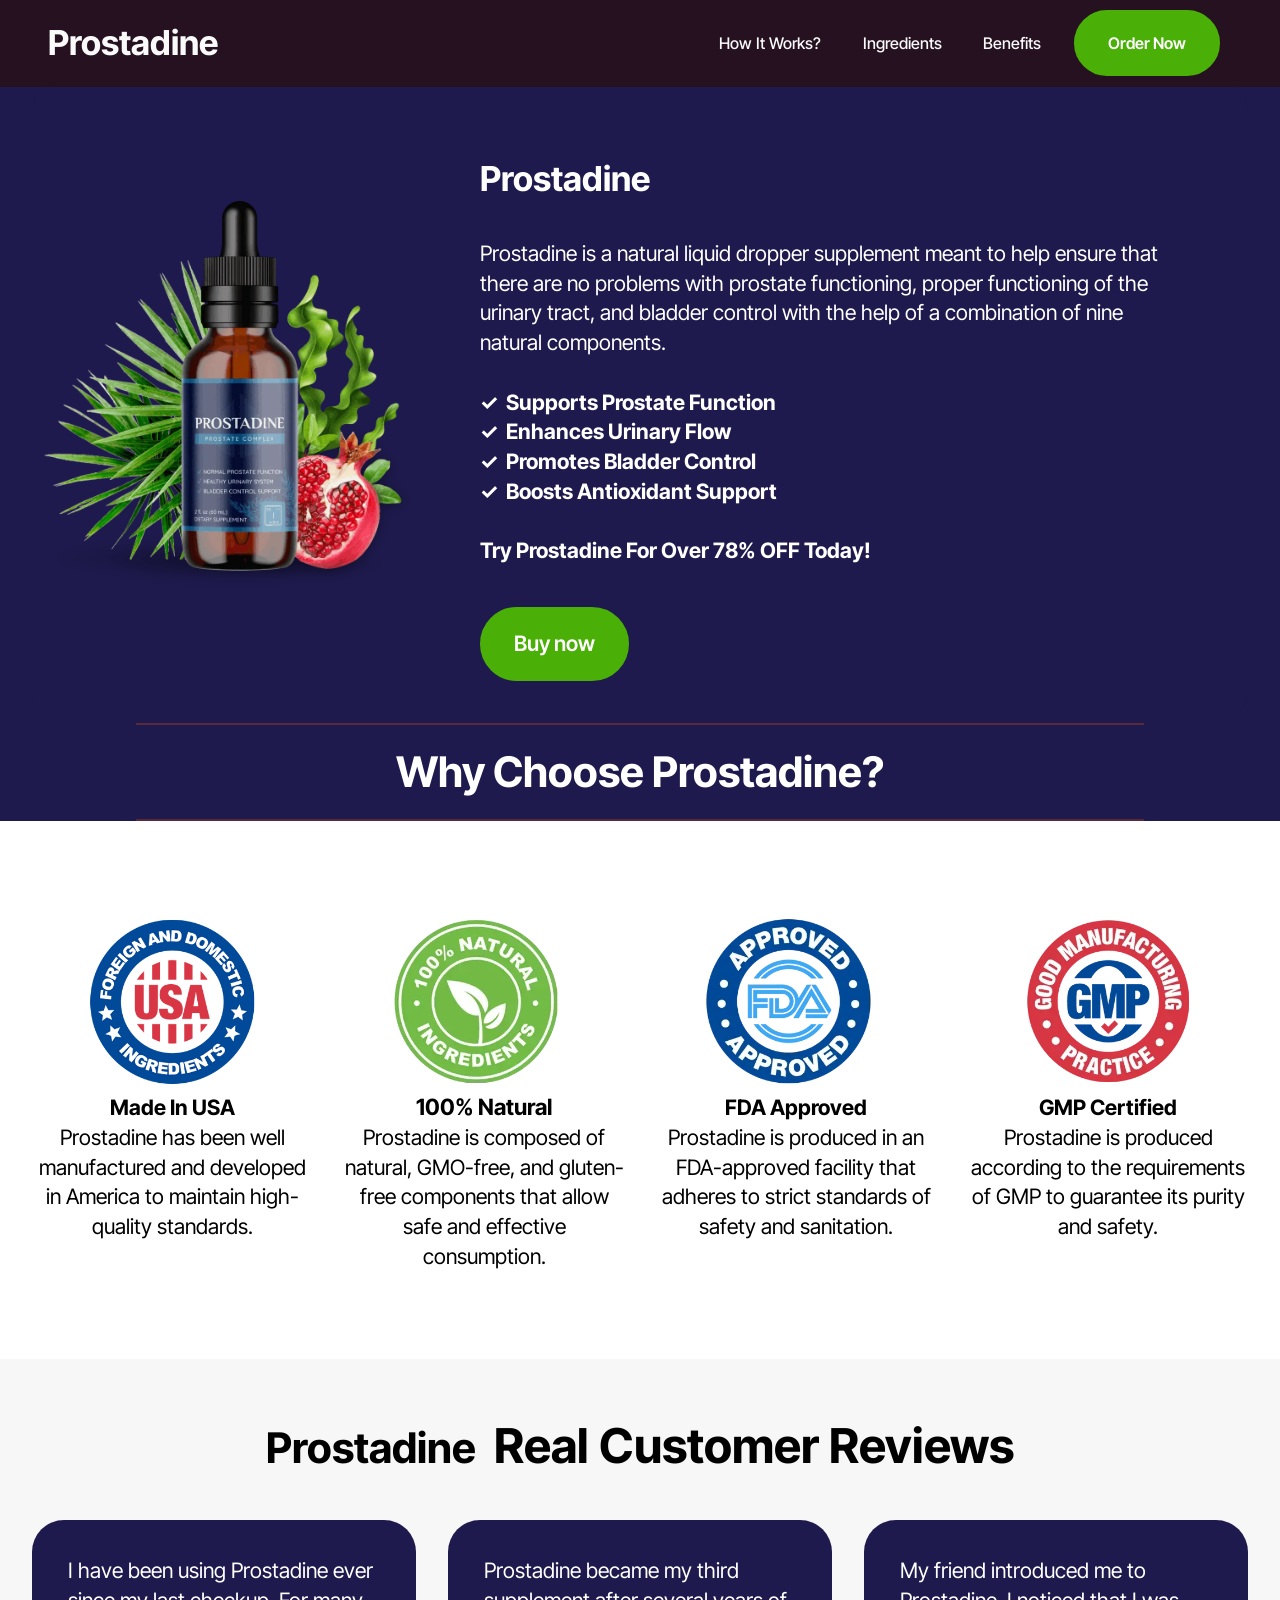
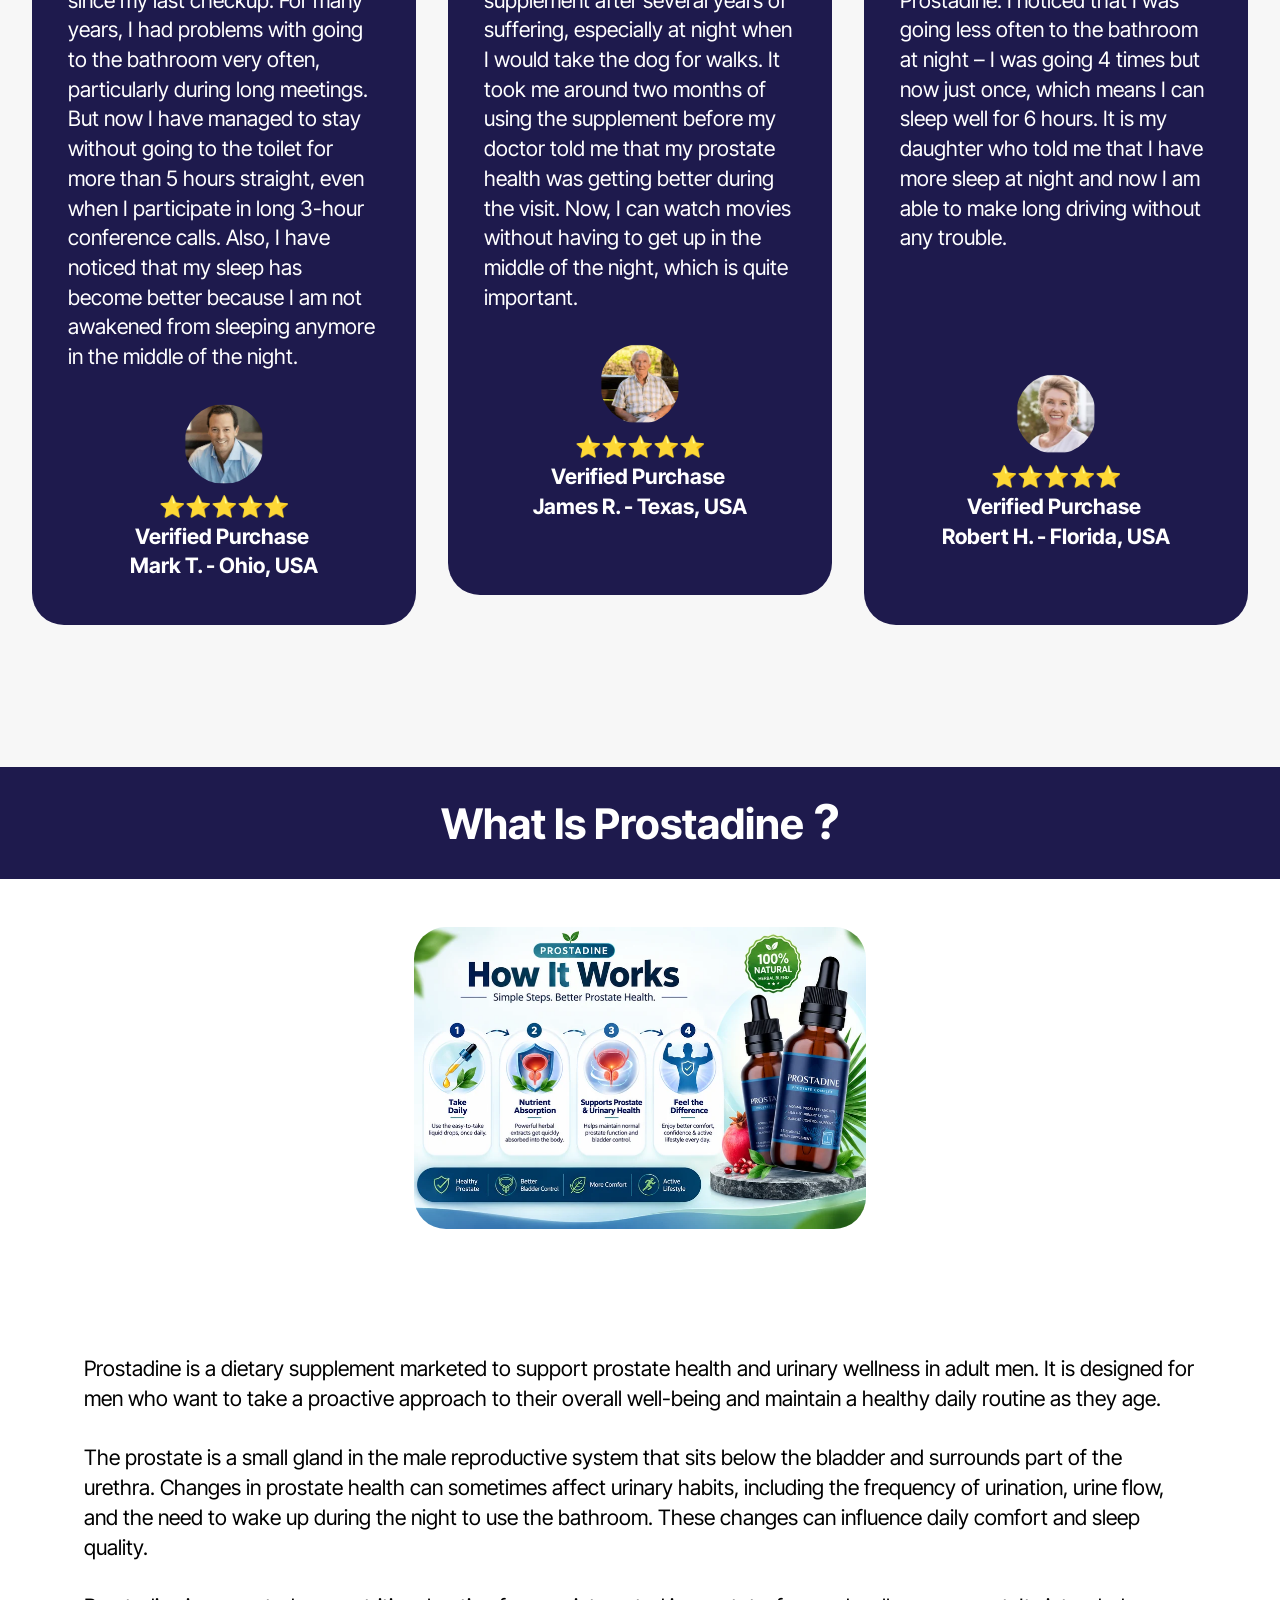
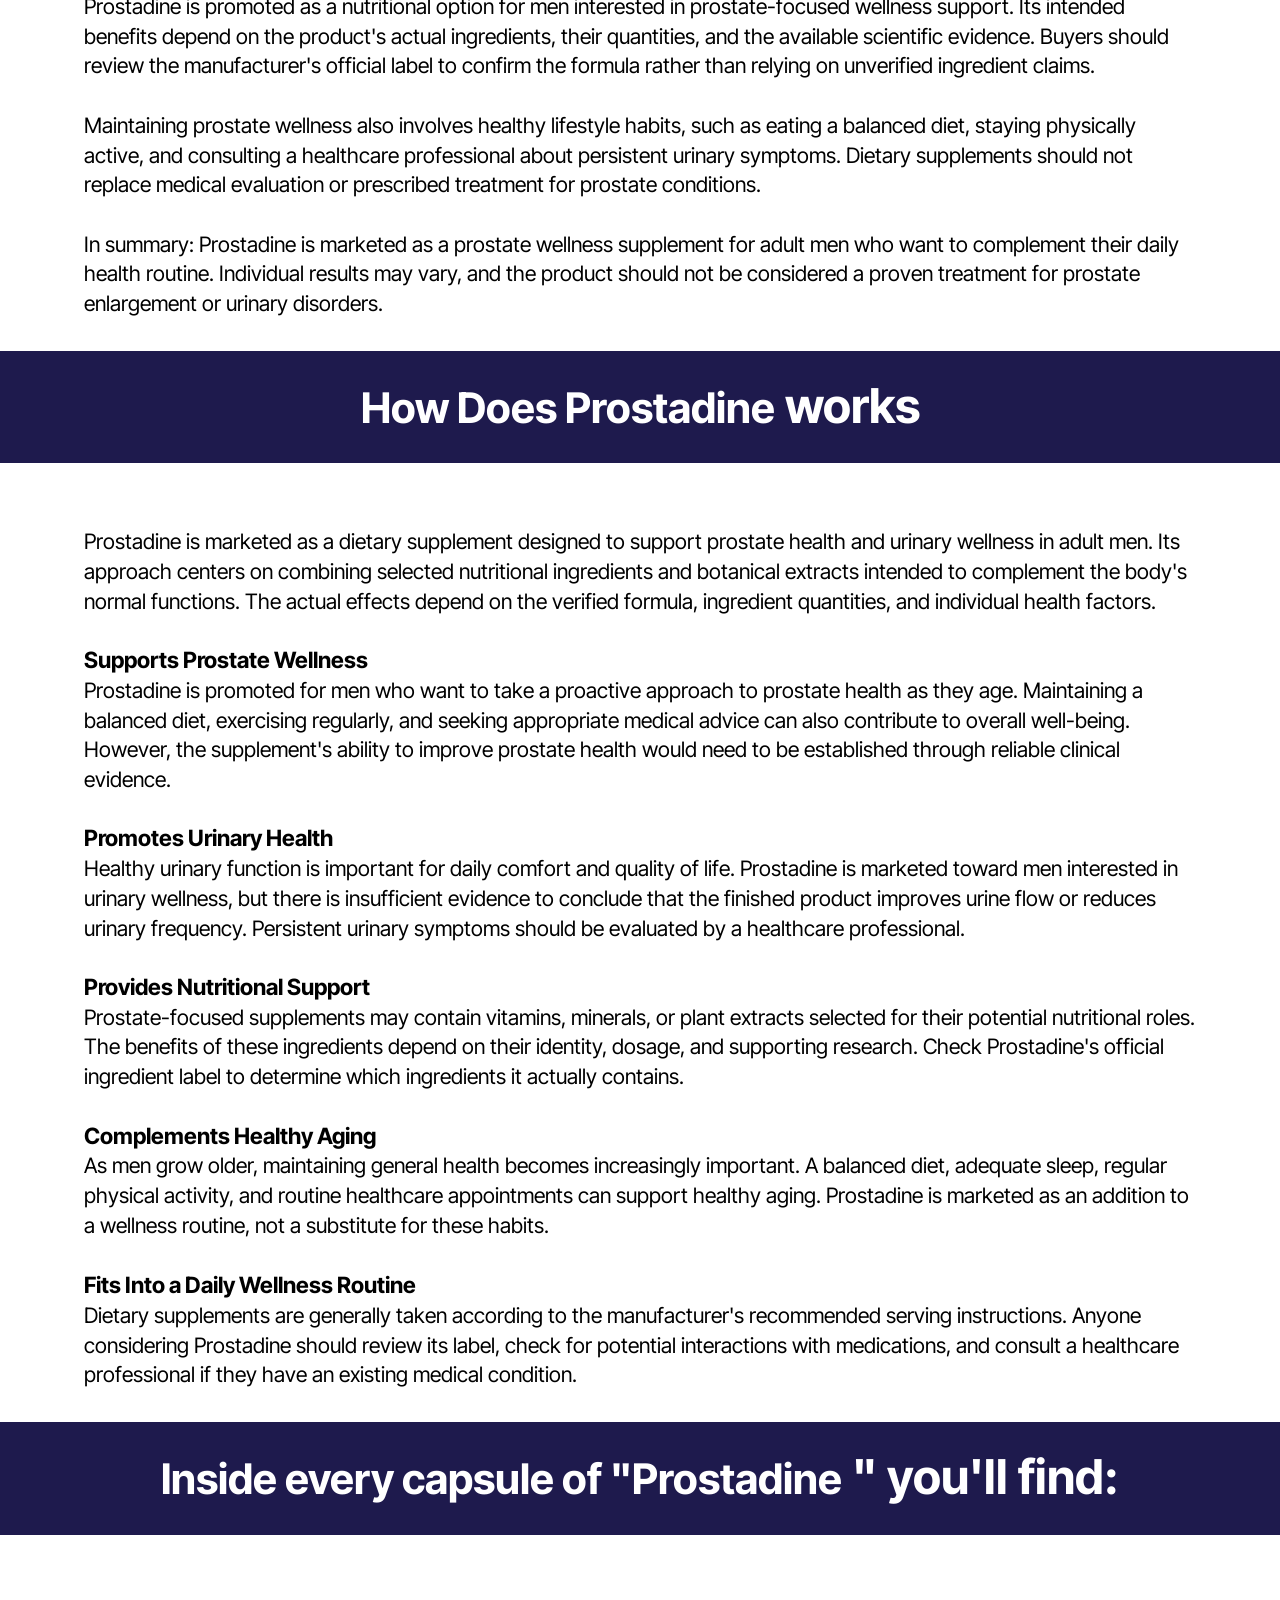
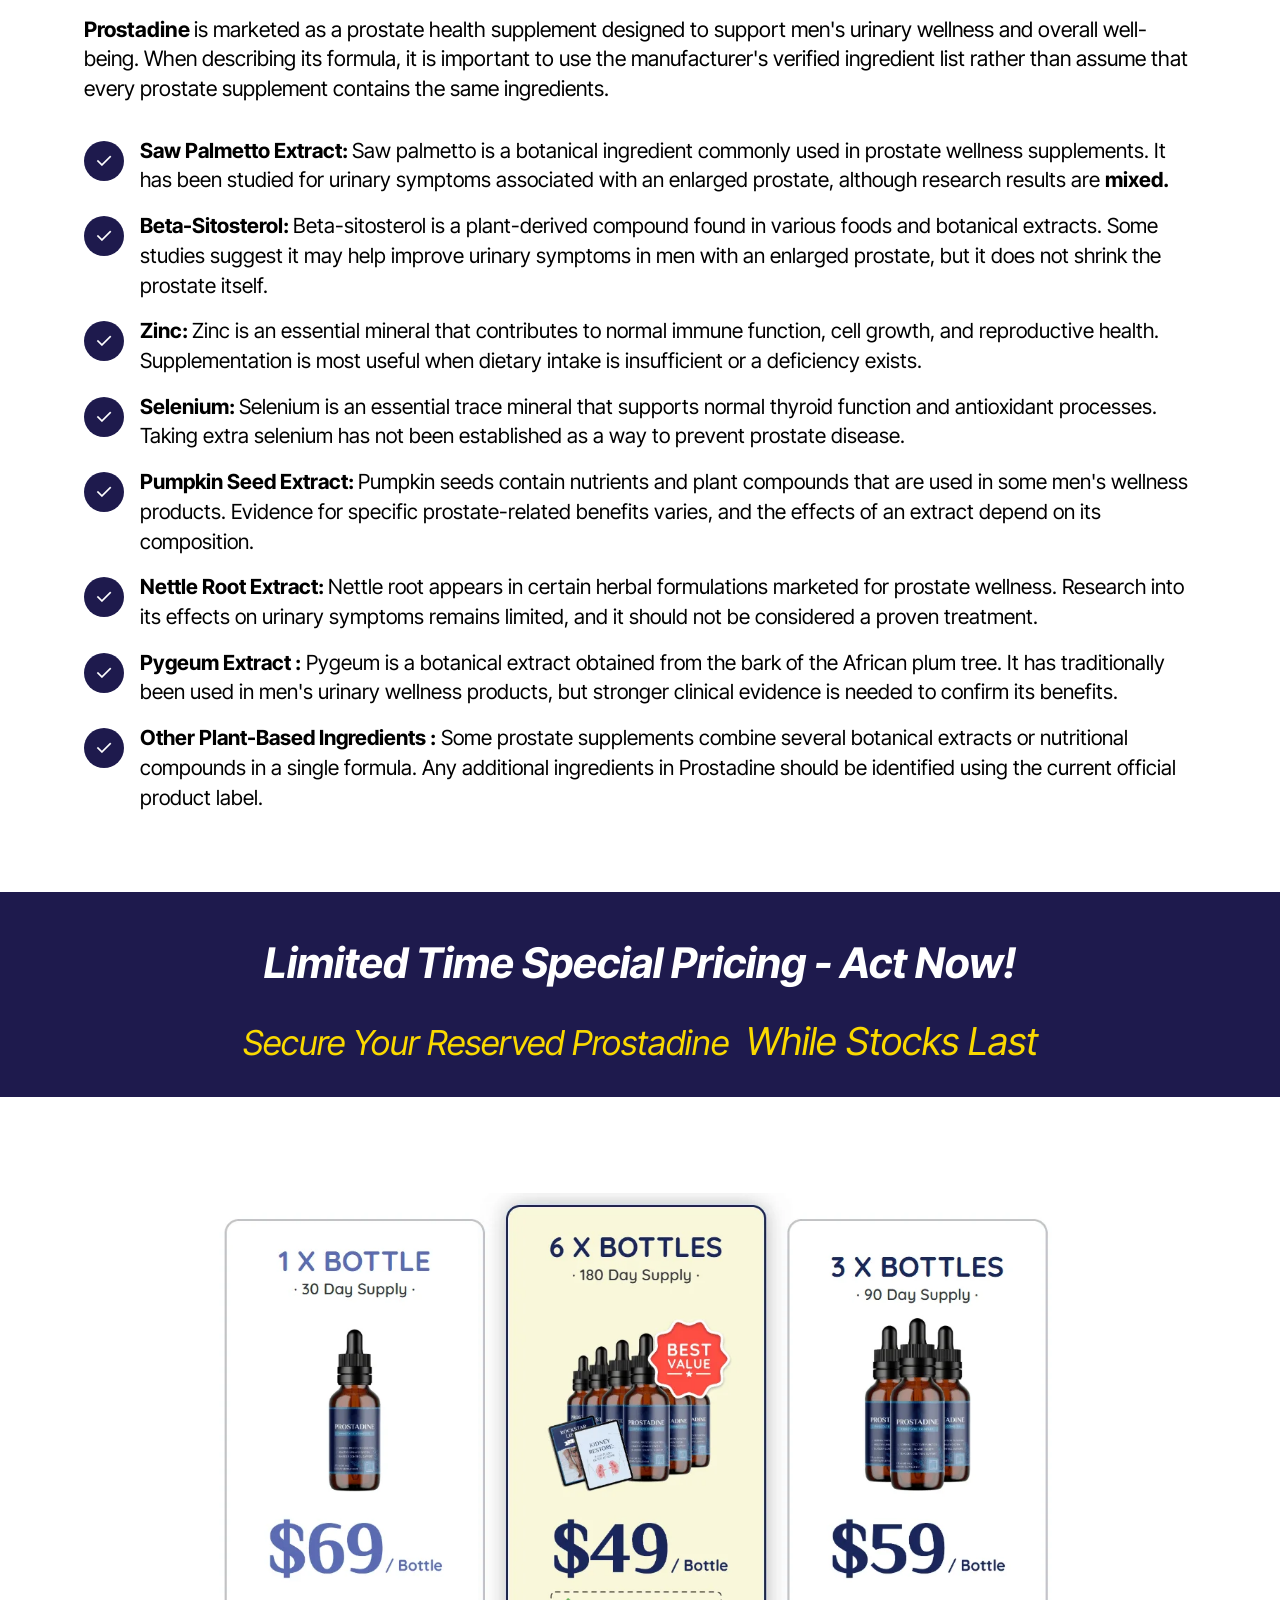
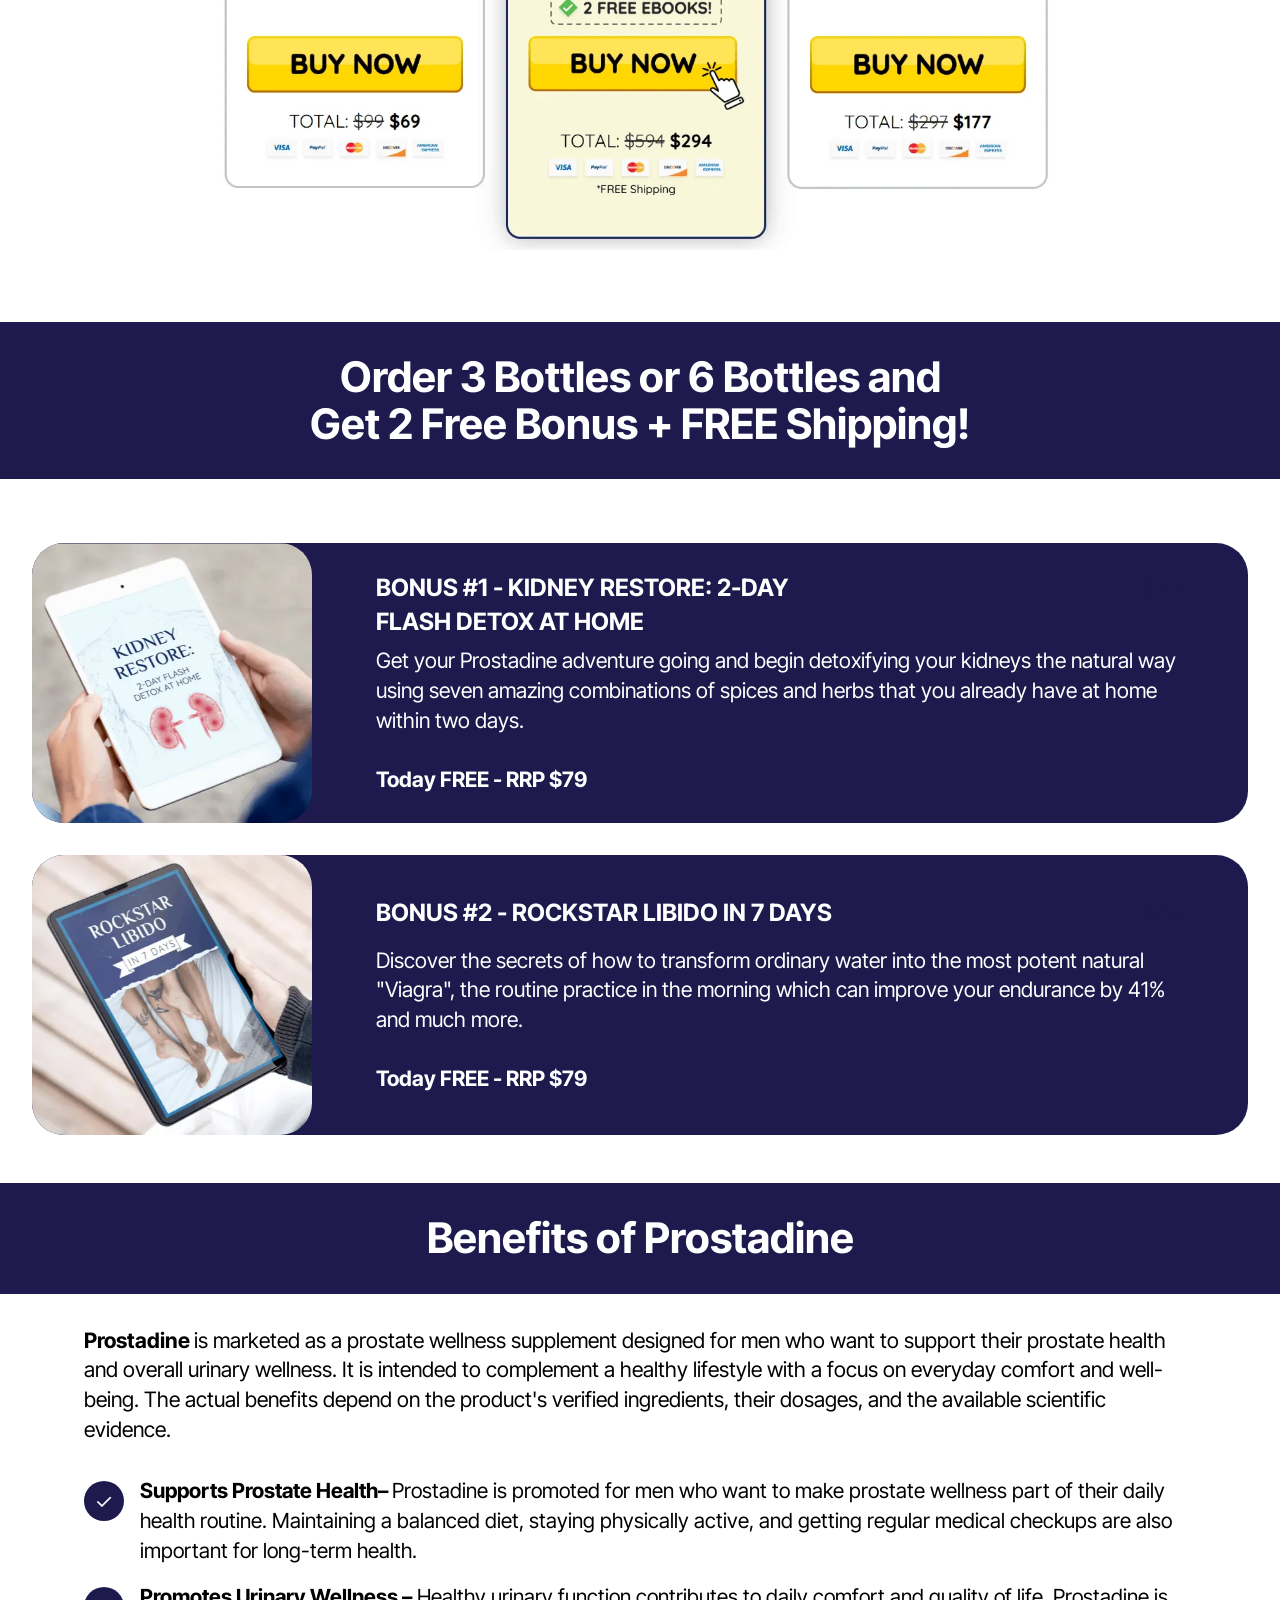
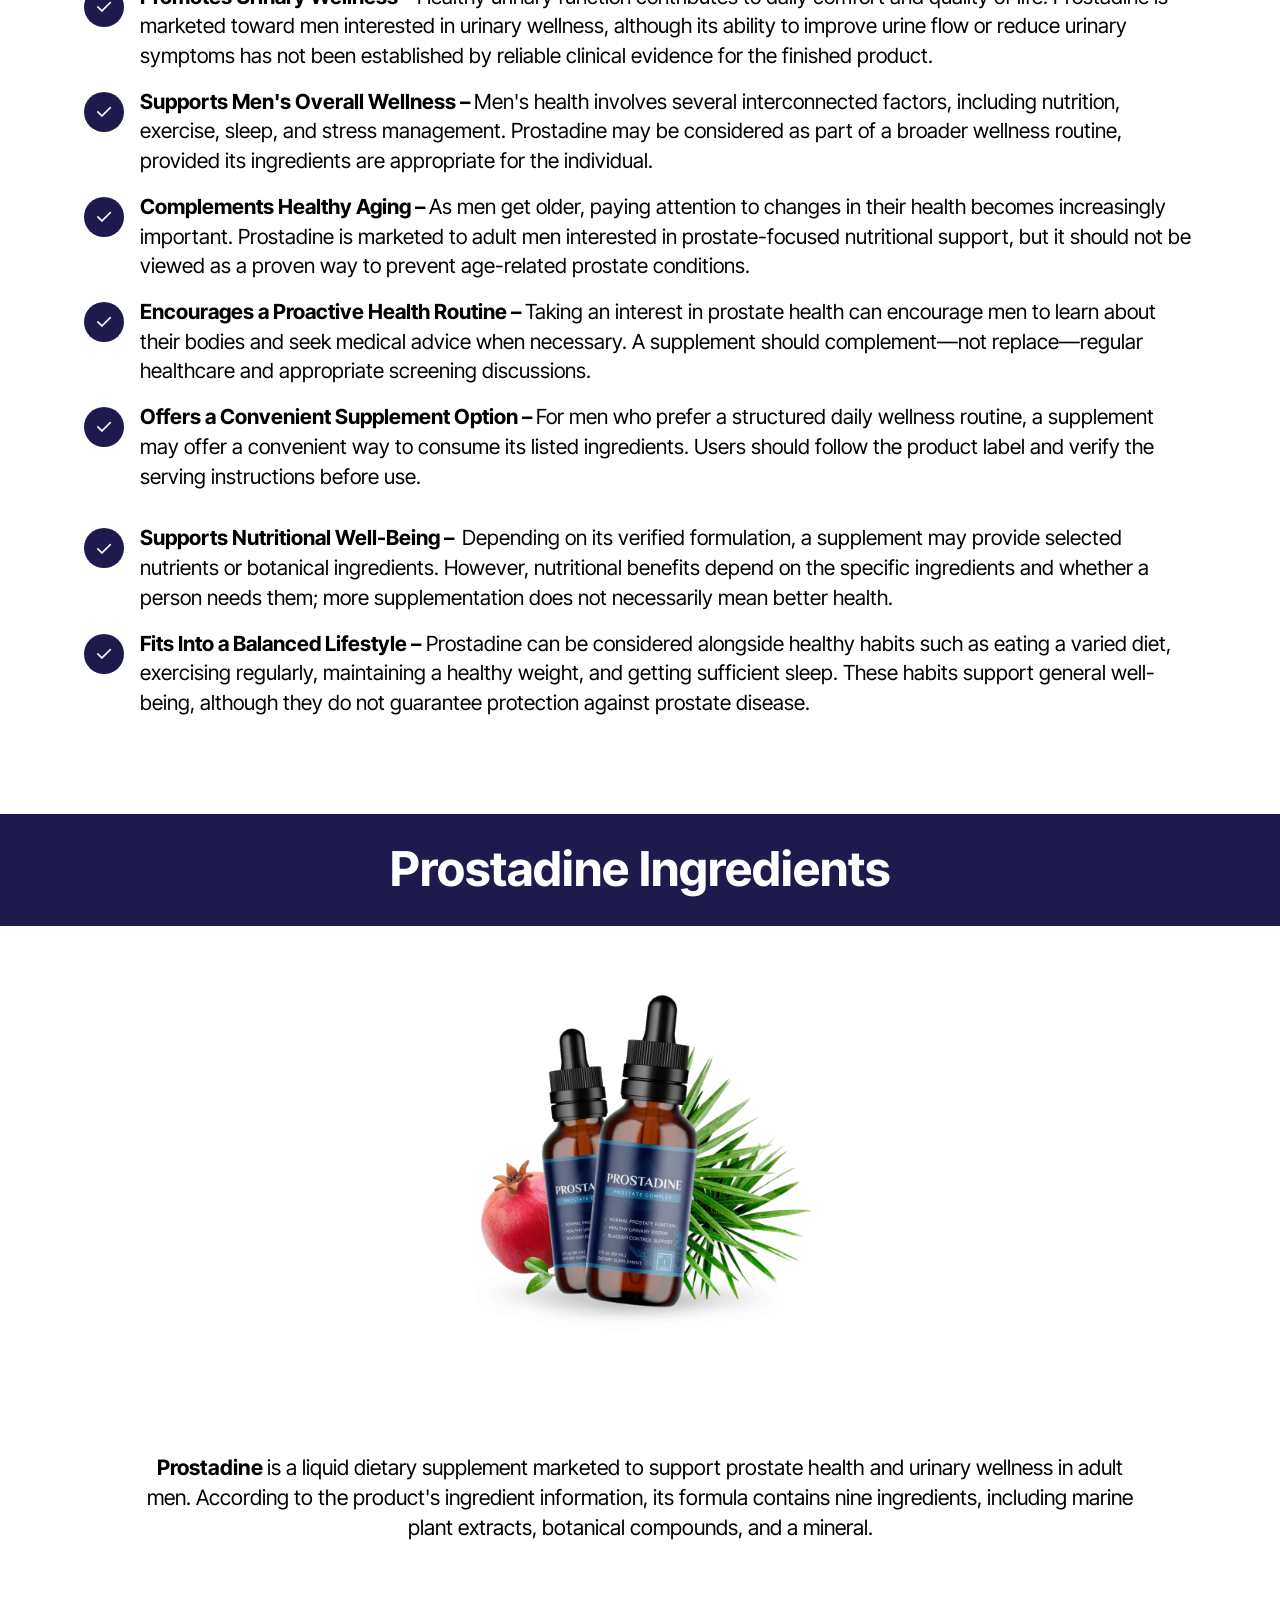
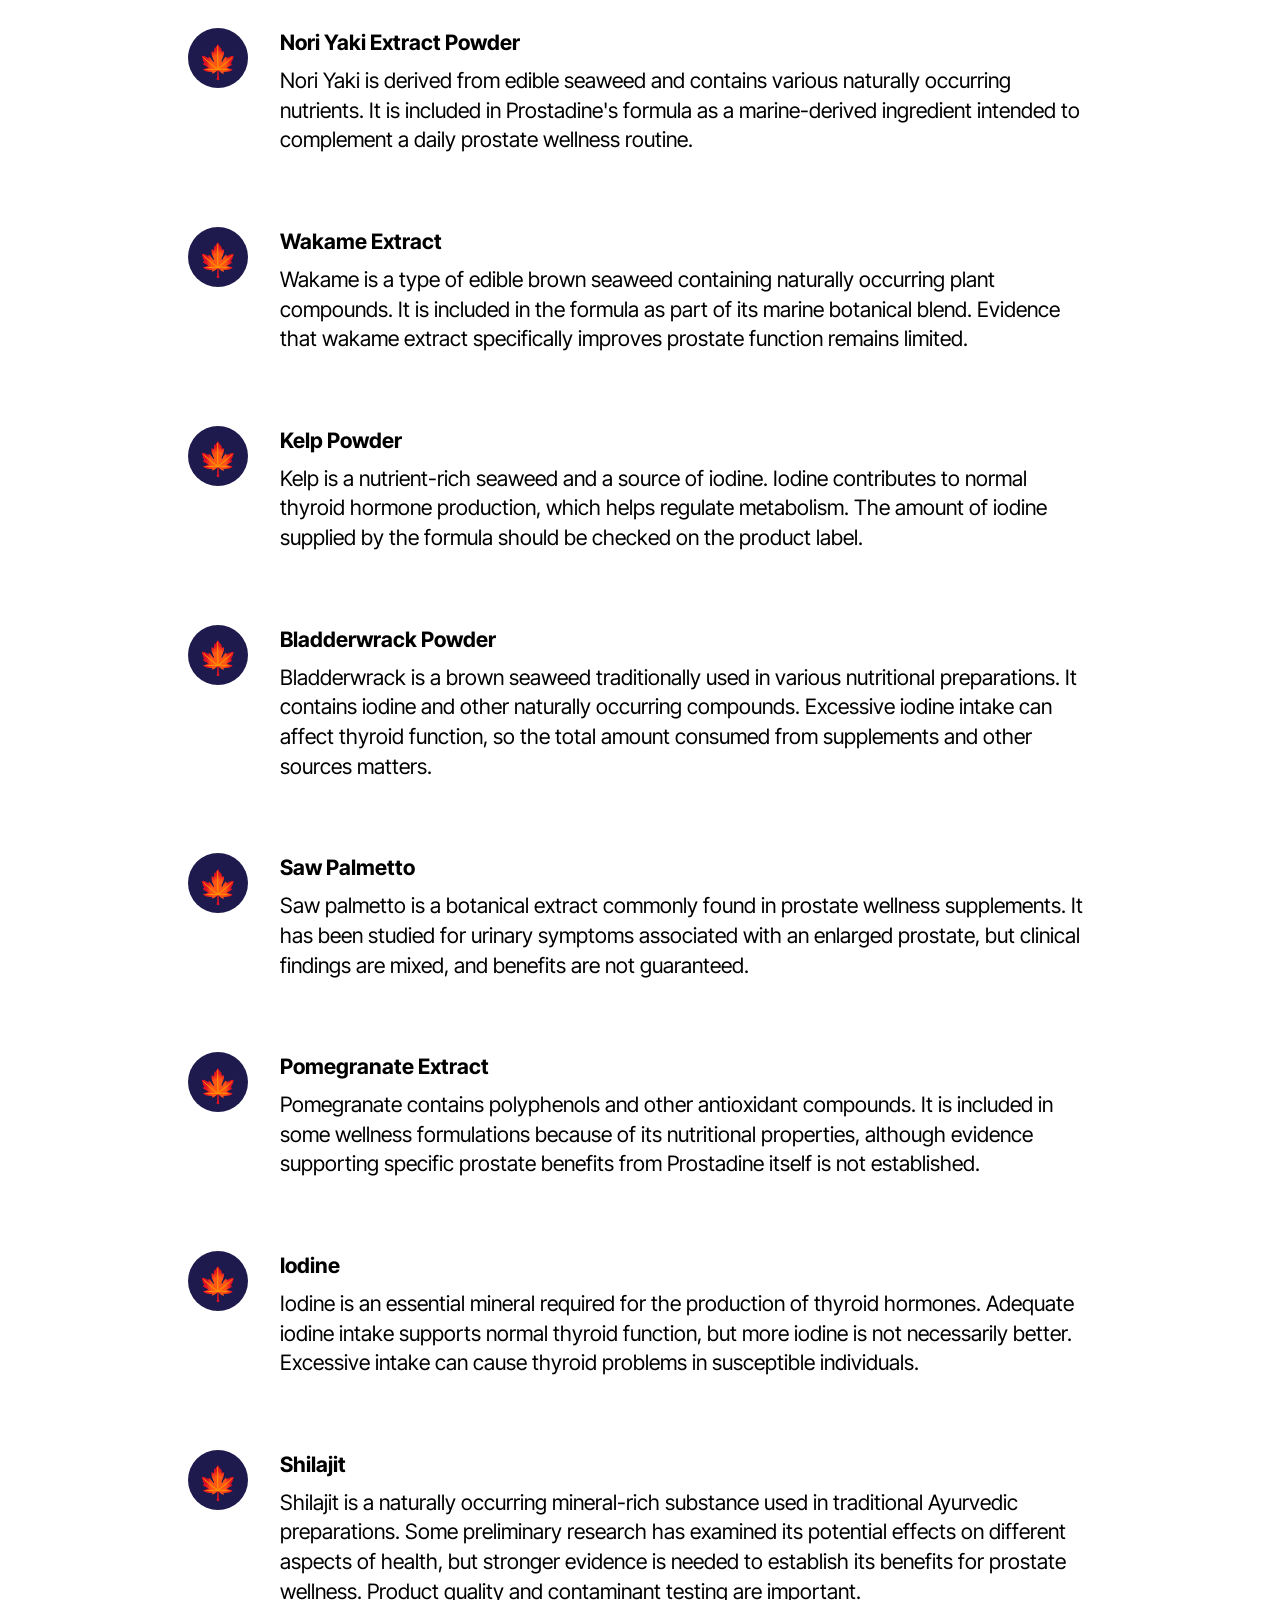
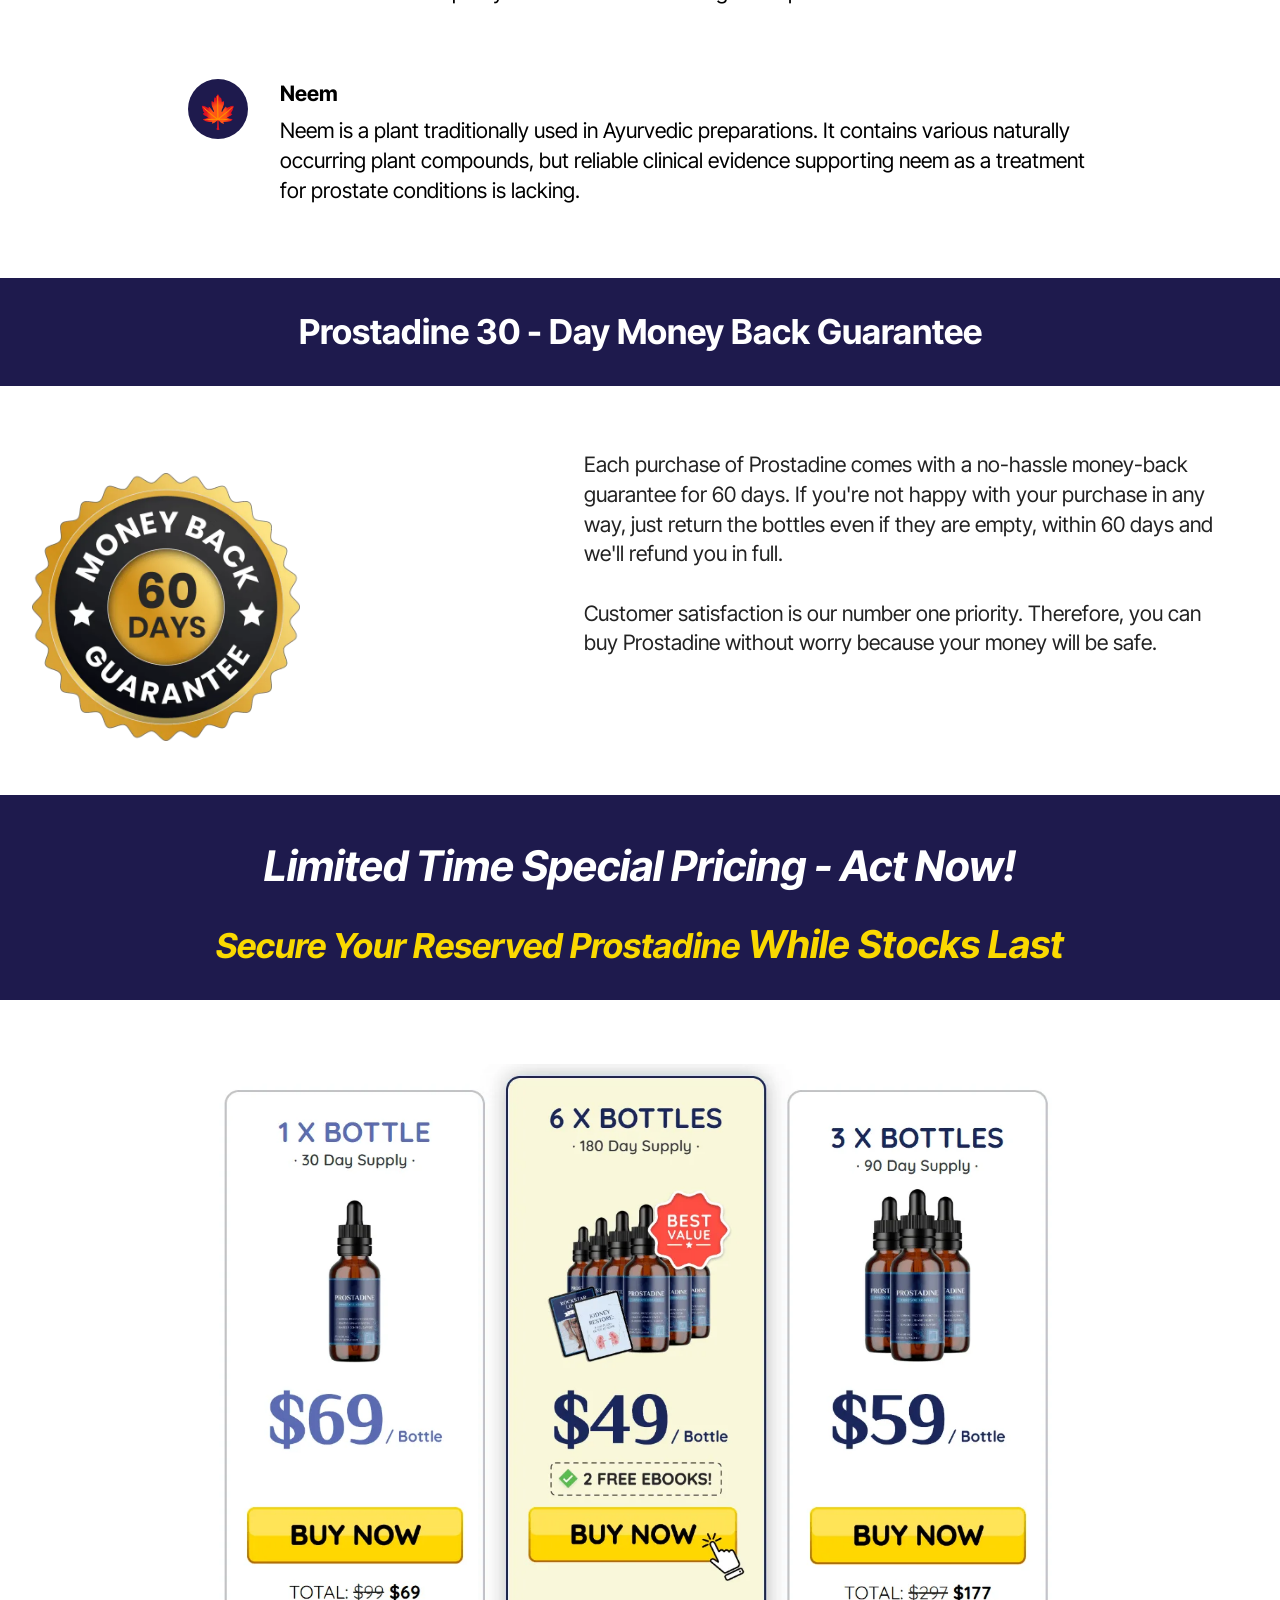
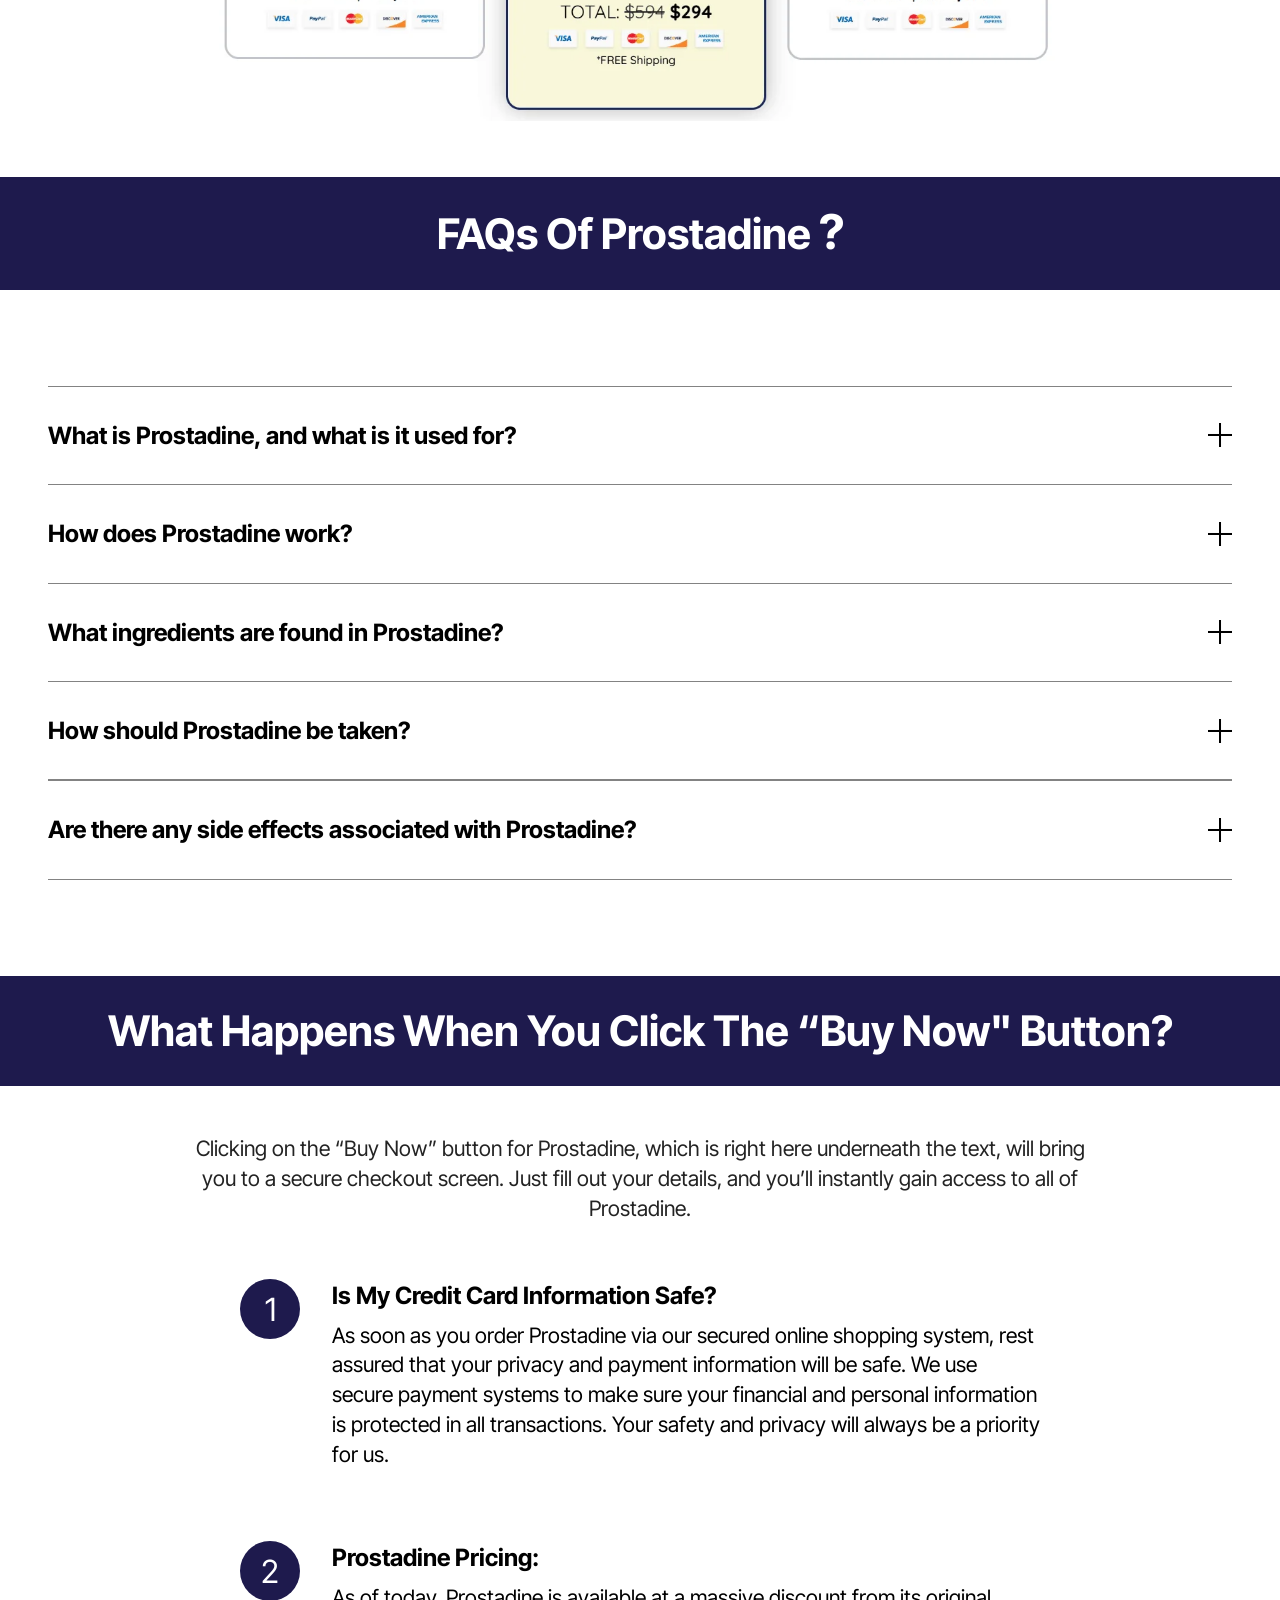
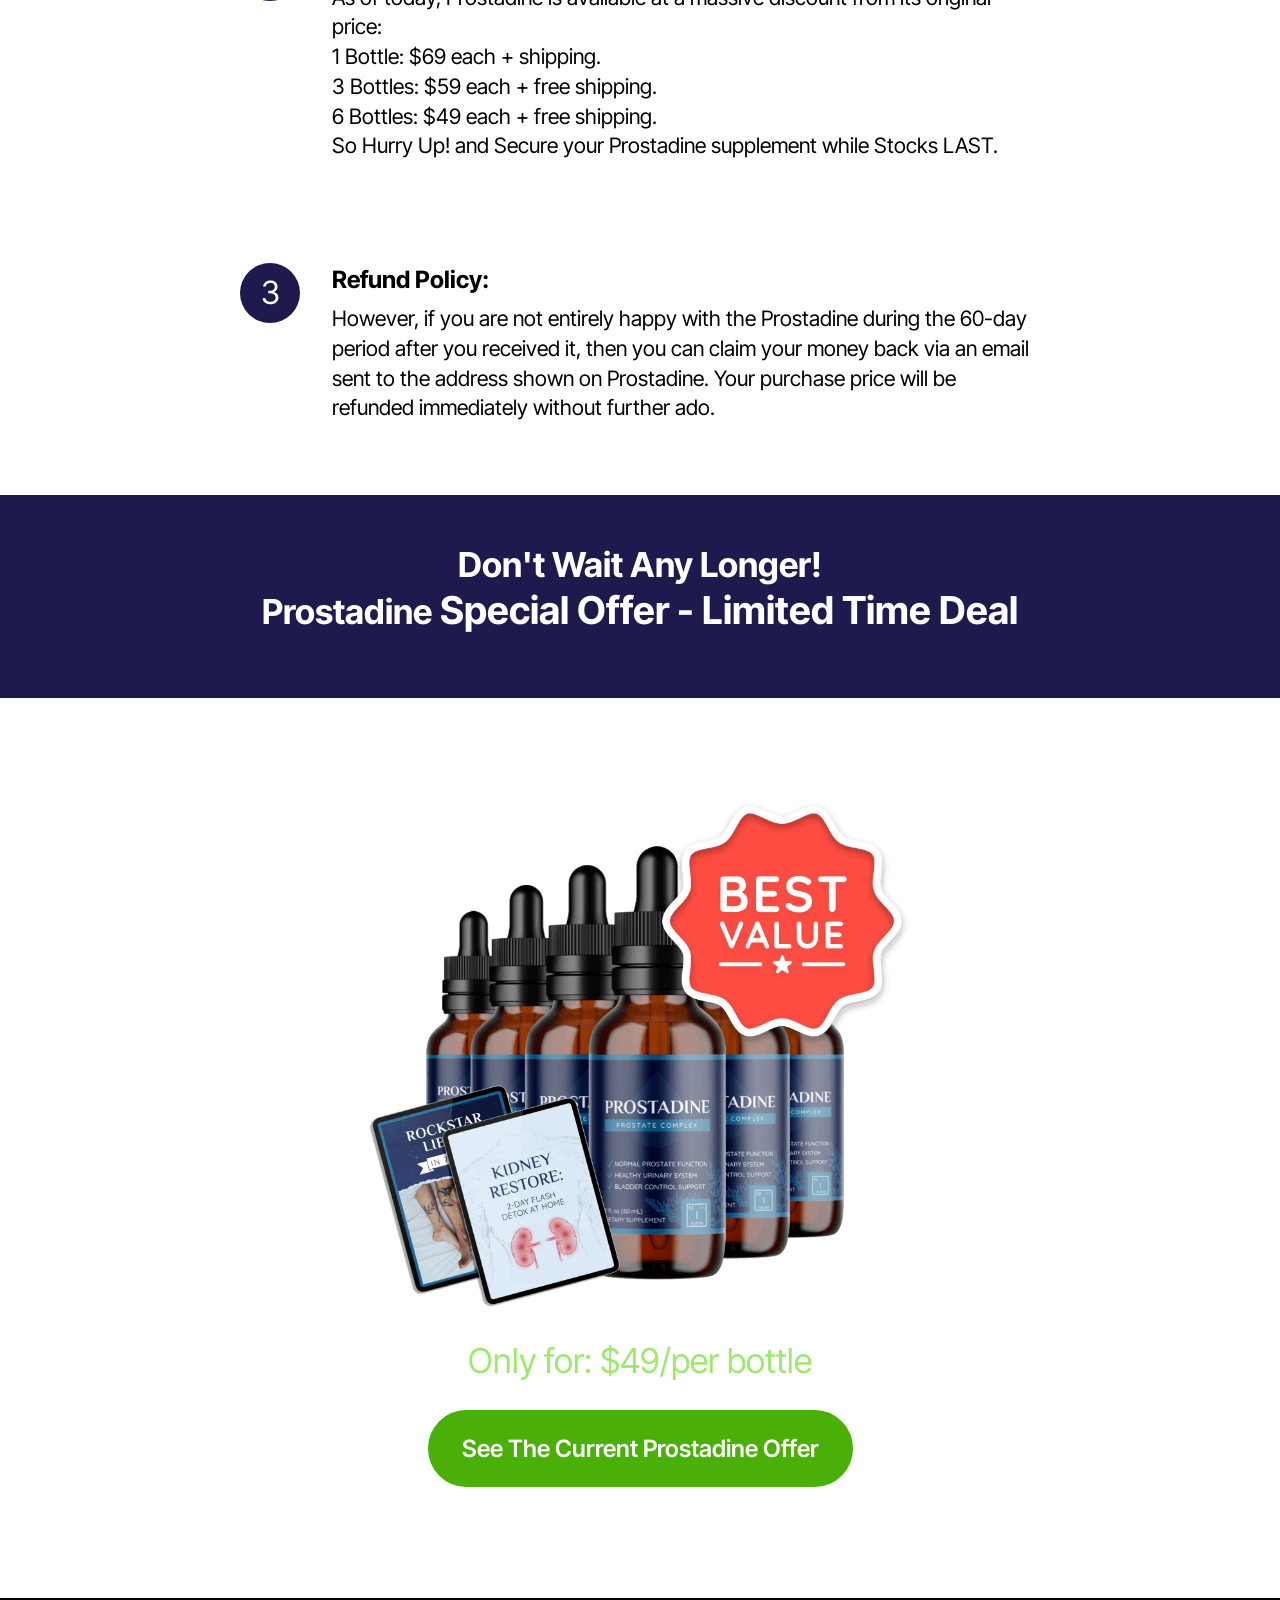
<file: index.html>
<!DOCTYPE html>
<html  lang="en">
<head>
  <!-- Site made with Mobirise Website Builder v6.1.12, https://mobirise.com -->
  <meta charset="UTF-8">
  <meta http-equiv="X-UA-Compatible" content="IE=edge">
  <meta name="generator" content="Mobirise v6.1.12, mobirise.com">
  <meta name="twitter:card" content="summary_large_image"/>
  <meta name="twitter:image:src" content="assets/images/index-meta.webp">
  <meta property="og:image" content="assets/images/index-meta.webp">
  <meta name="twitter:title" content="Prostadine™ Review: Natural Prostate Support for Men’s Daily Wellness">
  <meta name="viewport" content="width=device-width, initial-scale=1, minimum-scale=1">
  <link rel="shortcut icon" href="assets/images/prostadine-907x946-1.webp" type="image/x-icon">
  <meta name="description" content="Prostadine™ is a liquid dietary supplement designed to support prostate health, urinary comfort, and bladder function while promoting daily wellness and healthy aging in men.">
  
  
  <title>Prostadine™ Review: Natural Prostate Support for Men’s Daily Wellness</title>
  <link rel="stylesheet" href="assets/web/assets/mobirise-icons2/mobirise2.css">
  <link rel="stylesheet" href="assets/web/assets/mobirise-icons/mobirise-icons.css">
  <link rel="stylesheet" href="assets/bootstrap/css/bootstrap.min.css">
  <link rel="stylesheet" href="assets/dropdown/css/style.css">
  <link rel="stylesheet" href="assets/socicon/css/styles.css">
  <link rel="stylesheet" href="assets/theme/css/style.css">
  <link rel="preload" href="https://fonts.googleapis.com/css?family=Inter+Tight:100,200,300,400,500,600,700,800,900,100i,200i,300i,400i,500i,600i,700i,800i,900i&display=swap" as="style" onload="this.onload=null;this.rel='stylesheet'">
  <noscript><link rel="stylesheet" href="https://fonts.googleapis.com/css?family=Inter+Tight:100,200,300,400,500,600,700,800,900,100i,200i,300i,400i,500i,600i,700i,800i,900i&display=swap"></noscript>
  <link rel="preload" as="style" href="assets/mobirise/css/mbr-additional.css?v=WziRML"><link rel="stylesheet" href="assets/mobirise/css/mbr-additional.css?v=WziRML" type="text/css">
<meta name="msvalidate.01" content="E1C683F4EFB1ADD5ABCEF03F91AA41EB" />
	<meta name="google-site-verification" content="4bTPPsSgGg9mrN9ppGhdz5BRyaK9BWV9diWJw_Lr8Sk" />
  
  
  <meta name="keywords" content="prosta defend, prostadefend, prosta defend supplement, prosta defend pills">
 <meta name="author" content="prosta defend">
		
 <link rel="canonical" href="" >
</head>
<body>
  
  <section data-bs-version="5.1" class="menu menu2 cid-vvjRE5VQ8q" once="menu" id="menu2-21">
    
    <nav class="navbar navbar-dropdown navbar-expand-lg">
        <div class="container">
            <div class="navbar-brand">
                
                <span class="navbar-caption-wrap"><a class="navbar-caption text-white text-primary display-2" href="https://mwebzuno.com/7872/8202/6/?">Prostadine&nbsp;<br></a></span>
            </div>
            <button class="navbar-toggler" type="button" data-toggle="collapse" data-bs-toggle="collapse" data-target="#navbarSupportedContent" data-bs-target="#navbarSupportedContent" aria-controls="navbarNavAltMarkup" aria-expanded="false" aria-label="Toggle navigation">
                <div class="hamburger">
                    <span></span>
                    <span></span>
                    <span></span>
                    <span></span>
                </div>
            </button>
            <div class="collapse navbar-collapse" id="navbarSupportedContent">
                <ul class="navbar-nav nav-dropdown" data-app-modern-menu="true"><li class="nav-item"><a class="nav-link link text-white display-4" href="index.html#header3-1m">How It Works?</a></li>
                    <li class="nav-item"><a class="nav-link link text-white display-4" href="index.html#features20-x">
                            Ingredients</a></li>
                    <li class="nav-item"><a class="nav-link link text-white display-4" href="index.html#header3-1n">Benefits</a>
                    </li></ul>
                
                <div class="navbar-buttons mbr-section-btn"><a class="btn btn-primary display-4" href="https://mwebzuno.com/7872/8202/6/?">Order Now</a></div>
            </div>
        </div>
    </nav>
</section>

<section data-bs-version="5.1" class="features7 cid-vvjSD3Nnea" id="features7-22">
    <!---->
    

    
    
    <div class="container">
        <div class="card-wrapper">
            <div class="row align-items-center">
                <div class="col-12 col-lg-4">
                    <div class="image-wrapper">
                        <a href="https://mwebzuno.com/7872/8202/6/?"><img src="assets/images/prostadine-907x946.webp" alt="Prostadine "></a>
                    </div>
                </div>
                <div class="col-12 col-lg">
                    <div class="text-box">
                        <h5 class="mbr-title mbr-fonts-style display-2"><strong><br>Prostadine</strong></h5>
                        <p class="mbr-text mbr-fonts-style display-7"><br>Prostadine is a natural liquid dropper supplement meant to help ensure that there are no problems with prostate functioning, proper functioning of the urinary tract, and bladder control with the help of a combination of nine natural components.<br><br><strong>✓&nbsp; Supports Prostate Function<br>✓&nbsp; Enhances Urinary Flow<br>✓&nbsp; Promotes Bladder Control<br>✓&nbsp; Boosts Antioxidant Support</strong><br><strong><br>Try&nbsp;Prostadine&nbsp;For Over 78% OFF Today!&nbsp;</strong><br></p>
                        
                        <div class="mbr-section-btn pt-3"><a href="https://mwebzuno.com/7872/8202/6/?" class="btn btn-primary display-7">Buy now</a></div>
                    </div>
                </div>
            </div>
        </div>
    </div>
</section>

<section data-bs-version="5.1" class="content6 cid-vvjX7Km81t" id="content6-24">
    
    <div class="container">
        <div class="row justify-content-center">
            <div class="col-md-12 col-lg-10">
                <hr class="line">
                <p class="mbr-text align-center mbr-fonts-style my-4 display-1"><strong>Why Choose&nbsp;Prostadine?</strong><br></p>
                <hr class="line">
            </div>
        </div>
    </div>
</section>

<section data-bs-version="5.1" class="gallery5 mbr-gallery cid-vvjX5FZ1n5" id="gallery5-23">
    

    
    

    <div class="container">
        
        <div class="row mbr-gallery mt-4">
            <div class="col-12 col-md-6 col-lg-3 item gallery-image active">
                <div class="item-wrapper" data-toggle="modal" data-bs-toggle="modal" data-target="#vy3jUD7y5n-modal" data-bs-target="#vy3jUD7y5n-modal">
                    <img class="w-100" src="assets/images/made-in-usa-1.webp" alt="Mobirise Website Builder" data-slide-to="0" data-bs-slide-to="0" data-target="#lb-vy3jUD7y5n" data-bs-target="#lb-vy3jUD7y5n">
                    <div class="icon-wrapper">
                        <span class="mobi-mbri mobi-mbri-search mbr-iconfont mbr-iconfont-btn"></span>
                    </div>
                </div>
                <h1 class="mbr-item-subtitle mbr-fonts-style align-center mb-2 mt-2 display-7"><div><strong>Made In USA</strong></div><div>Prostadine has been well manufactured and developed in America to maintain high-quality standards.</div><div>
</div><div>
</div></h1>
            </div>
            <div class="col-12 col-md-6 col-lg-3 item gallery-image">
                <div class="item-wrapper" data-toggle="modal" data-bs-toggle="modal" data-target="#vy3jUD7y5n-modal" data-bs-target="#vy3jUD7y5n-modal">
                    <img class="w-100" src="assets/images/100-natural-500x300.webp" alt="Mobirise Website Builder" data-slide-to="1" data-bs-slide-to="1" data-target="#lb-vy3jUD7y5n" data-bs-target="#lb-vy3jUD7y5n">
                    <div class="icon-wrapper">
                        <span class="mobi-mbri mobi-mbri-search mbr-iconfont mbr-iconfont-btn"></span>
                    </div>
                </div>
                <h1 class="mbr-item-subtitle mbr-fonts-style align-center mb-2 mt-2 display-7"><div><span style="font-size: 1.4rem;"><strong>100% Natural</strong></span></div><div>Prostadine is composed of natural, GMO-free, and gluten-free components that allow safe and effective consumption.</div><div>
</div><div>
</div></h1>
            </div>
            
            <div class="col-12 col-md-6 col-lg-3 item gallery-image">
                <div class="item-wrapper" data-toggle="modal" data-bs-toggle="modal" data-target="#vy3jUD7y5n-modal" data-bs-target="#vy3jUD7y5n-modal">
                    <img class="w-100" src="assets/images/fda-approved-500x300.webp" alt="Mobirise Website Builder" data-slide-to="2" data-bs-slide-to="2" data-target="#lb-vy3jUD7y5n" data-bs-target="#lb-vy3jUD7y5n">
                    <div class="icon-wrapper">
                        <span class="mobi-mbri mobi-mbri-search mbr-iconfont mbr-iconfont-btn"></span>
                    </div>
                </div>
                <h1 class="mbr-item-subtitle mbr-fonts-style align-center mb-2 mt-2 display-7"><div><strong>FDA Approved</strong></div><div>Prostadine is produced in an FDA-approved facility that adheres to strict standards of safety and sanitation.</div><div>
</div></h1>
            </div><div class="col-12 col-md-6 col-lg-3 item gallery-image">
                <div class="item-wrapper" data-toggle="modal" data-bs-toggle="modal" data-target="#vy3jUD7y5n-modal" data-bs-target="#vy3jUD7y5n-modal">
                    <img class="w-100" src="assets/images/gmp-certified-500x300.webp" alt="Mobirise Website Builder" data-slide-to="3" data-bs-slide-to="3" data-target="#lb-vy3jUD7y5n" data-bs-target="#lb-vy3jUD7y5n">
                    <div class="icon-wrapper">
                        <span class="mobi-mbri mobi-mbri-search mbr-iconfont mbr-iconfont-btn"></span>
                    </div>
                </div>
                <h1 class="mbr-item-subtitle mbr-fonts-style align-center mb-2 mt-2 display-7"><div><strong>GMP Certified</strong></div><div>Prostadine is produced according to the requirements of GMP to guarantee its purity and safety.</div></h1>
            </div>
        </div>

        <div class="modal mbr-slider" tabindex="-1" role="dialog" aria-hidden="true" id="vy3jUD7y5n-modal">
            <div class="modal-dialog" role="document">
                <div class="modal-content">
                    <div class="modal-body">
                        <div class="carousel slide" id="lb-vy3jUD7y5n" data-interval="5000" data-bs-interval="5000">
                            <div class="carousel-inner">
                                <div class="carousel-item active">
                                    <img class="d-block w-100" src="assets/images/made-in-usa-1.webp" alt="Mobirise Website Builder">
                                </div>
                                <div class="carousel-item">
                                    <img class="d-block w-100" src="assets/images/100-natural-500x300.webp" alt="Mobirise Website Builder">
                                </div>
                                
                                <div class="carousel-item">
                                    <img class="d-block w-100" src="assets/images/fda-approved-500x300.webp" alt="Mobirise Website Builder">
                                </div><div class="carousel-item">
                                    <img class="d-block w-100" src="assets/images/gmp-certified-500x300.webp" alt="Mobirise Website Builder">
                                </div>
                            </div>
                            <ol class="carousel-indicators">
                                <li data-slide-to="0" data-bs-slide-to="0" class="active" data-target="#lb-vy3jUD7y5n" data-bs-target="#lb-vy3jUD7y5n"></li>
                                <li data-slide-to="1" data-bs-slide-to="1" data-target="#lb-vy3jUD7y5n" data-bs-target="#lb-vy3jUD7y5n"></li>
                                <li data-slide-to="2" data-bs-slide-to="2" data-target="#lb-vy3jUD7y5n" data-bs-target="#lb-vy3jUD7y5n"></li>
                                <li data-slide-to="3" data-bs-slide-to="3" data-target="#lb-vy3jUD7y5n" data-bs-target="#lb-vy3jUD7y5n"></li>
                            </ol>
                            <a role="button" href="" class="close" data-dismiss="modal" data-bs-dismiss="modal" aria-label="Close">
                            </a>
                            <a class="carousel-control-prev carousel-control" role="button" data-slide="prev" data-bs-slide="prev" href="#lb-vy3jUD7y5n">
                                <span class="mobi-mbri mobi-mbri-arrow-prev" aria-hidden="true"></span>
                                <span class="sr-only visually-hidden">Previous</span>
                            </a>
                            <a class="carousel-control-next carousel-control" role="button" data-slide="next" data-bs-slide="next" href="#lb-vy3jUD7y5n">
                                <span class="mobi-mbri mobi-mbri-arrow-next" aria-hidden="true"></span>
                                <span class="sr-only visually-hidden">Next</span>
                            </a>
                        </div>
                    </div>
                </div>
            </div>
        </div>
    </div>
</section>

<section data-bs-version="5.1" class="people04 cid-vvjZd48blB" id="people04-27">
	
	
	<div class="container">
		<div class="row mb-5 justify-content-center">
			<div class="col-12 mb-0 content-head">
				<h3 class="mbr-section-title mbr-fonts-style align-center mb-0 display-1"><strong>Prostadine&nbsp;</strong><strong style="font-size: 3rem;">&nbsp;Real Customer Reviews</strong></h3>
				
			</div>
		</div>
		<div class="row mbr-masonry" data-masonry="{&quot;percentPosition&quot;: true }">
			
			<div class="item features-without-image col-12 col-md-6 col-lg-4 active">
				<div class="item-wrapper">
					<div class="card-box align-left">
						<p class="card-text mbr-fonts-style display-7">I have been using Prostadine ever since my last checkup. For many years, I had problems with going to the bathroom very often, particularly during long meetings. But now I have managed to stay without going to the toilet for more than 5 hours straight, even when I participate in long 3-hour conference calls. Also, I have noticed that my sleep has become better because I am not awakened from sleeping anymore in the middle of the night.<br>
						</p>
						<div class="img-wrapper mt-4 mb-2">
							<img src="assets/images/richard.webp" data-slide-to="1" data-bs-slide-to="1" alt="Richard - Georgia, USA">
						</div>
						<h5 class="card-title mbr-fonts-style display-7"><strong>⭐⭐⭐⭐⭐</strong><br><strong>Verified Purchase&nbsp;</strong><br><div><strong>Mark T. - Ohio, USA</strong></div><div><strong>
</strong></div><div><strong>
</strong></div></h5>
					</div>
				</div>
			</div>
			<div class="item features-without-image col-12 col-md-6 col-lg-4">
				<div class="item-wrapper">
					<div class="card-box align-left">
						<p class="card-text mbr-fonts-style display-7">Prostadine became my third supplement after several years of suffering, especially at night when I would take the dog for walks. It took me around two months of using the supplement before my doctor told me that my prostate health was getting better during the visit. Now, I can watch movies without having to get up in the middle of the night, which is quite important.<br>
						</p>
						<div class="img-wrapper mt-4 mb-2">
							<img src="assets/images/thomas.webp" data-slide-to="2" data-bs-slide-to="2" alt="Thomas - California, USA">
						</div>
						<h5 class="card-title mbr-fonts-style display-7">
							<strong>⭐⭐⭐⭐⭐</strong><br><strong>Verified Purchase&nbsp;</strong><br><strong>
</strong>
						<div><strong>James R. - Texas, USA
</strong></div><div><strong><br></strong></div><div><strong>
</strong></div><div><strong>
</strong></div><div><strong>
</strong></div><div><strong>
</strong></div></h5>
					</div>
				</div>
			</div>
			
			<div class="item features-without-image col-12 col-md-6 col-lg-4">
				<div class="item-wrapper">
					<div class="card-box align-left">
						<p class="card-text mbr-fonts-style display-7">My friend introduced me to Prostadine. I noticed that I was going less often to the bathroom at night – I was going 4 times but now just once, which means I can sleep well for 6 hours. It is my daughter who told me that I have more sleep at night and now I am able to make long driving without any trouble.<br><br><br><br></p>
						<div class="img-wrapper mt-4 mb-2">
							<img src="assets/images/eliana.webp" data-slide-to="4" data-bs-slide-to="4" alt="Eliana - New York, USA">
						</div>
						<h5 class="card-title mbr-fonts-style display-7"><strong>⭐⭐⭐⭐⭐</strong><br><strong>Verified Purchase&nbsp;</strong><br><div><strong>Robert H. - Florida, USA
</strong></div><div><strong><br></strong></div><div><strong>
</strong></div></h5>
					</div>
				</div>
			</div>
			
		</div>
	</div>
</section>

<section data-bs-version="5.1" class="header3 cid-uSwx4cJ0TO" id="header3-4">

    

    
    

    <div class="align-center container">
        <div class="row justify-content-center">
            <div class="col-12 col-lg-12">
                
                <h2 class="mbr-section-subtitle mbr-fonts-style mb-3 display-1"><strong>What Is Prostadine</strong><strong style="font-size: 3rem;">&nbsp;?</strong></h2>
                
                
            </div>
        </div>
    </div>
</section>

<section data-bs-version="5.1" class="header9 cid-uSwxo9HcY4" id="header9-6">

    

    
    

    <div class="text-center container">
        <div class="row justify-content-center">
            <div class="col-md-12 col-lg-9">
                <div class="image-wrap mb-4">
                    <a href="https://mwebzuno.com/7872/8202/6/?"><img src="assets/images/feature-lifestyle.webp" alt="Prostadine  Official"></a>
                </div>
                
                
                
            </div>
        </div>
    </div>
</section>

<section data-bs-version="5.1" class="content4 cid-uSwx5BcQWN" id="content4-5">
    

    
    
    <div class="container">
        <div class="row justify-content-center">
            <div class="title col-md-12 col-lg-11">
                
                <h4 class="mbr-section-subtitle align-center mbr-fonts-style mb-4 display-7"><div><br></div><div>Prostadine is a dietary supplement marketed to support prostate health and urinary wellness in adult men. It is designed for men who want to take a proactive approach to their overall well-being and maintain a healthy daily routine as they age.</div><div><br></div><div>
</div><div>The prostate is a small gland in the male reproductive system that sits below the bladder and surrounds part of the urethra. Changes in prostate health can sometimes affect urinary habits, including the frequency of urination, urine flow, and the need to wake up during the night to use the bathroom. These changes can influence daily comfort and sleep quality.</div><div><br></div><div>Prostadine is promoted as a nutritional option for men interested in prostate-focused wellness support. Its intended benefits depend on the product's actual ingredients, their quantities, and the available scientific evidence. Buyers should review the manufacturer's official label to confirm the formula rather than relying on unverified ingredient claims.</div><div><br></div><div>Maintaining prostate wellness also involves healthy lifestyle habits, such as eating a balanced diet, staying physically active, and consulting a healthcare professional about persistent urinary symptoms. Dietary supplements should not replace medical evaluation or prescribed treatment for prostate conditions.</div><div><br></div><div>In summary: Prostadine is marketed as a prostate wellness supplement for adult men who want to complement their daily health routine. Individual results may vary, and the product should not be considered a proven treatment for prostate enlargement or urinary disorders.</div><div>
</div><div>
</div><div>
</div><div>
</div><div>
</div><div>
</div></h4>
                
            </div>
        </div>
    </div>
</section>

<section data-bs-version="5.1" class="header3 cid-uSwy3EeQp4" id="header3-7">

    

    
    

    <div class="align-center container">
        <div class="row justify-content-center">
            <div class="col-12 col-lg-12">
                
                <h2 class="mbr-section-subtitle mbr-fonts-style mb-3 display-1"><strong>How Does Prostadine</strong><strong style="font-size: 3rem;">&nbsp;works</strong></h2>
                
                
            </div>
        </div>
    </div>
</section>

<section data-bs-version="5.1" class="content4 cid-uSwy4P6KjC" id="content4-8">
    

    
    
    <div class="container">
        <div class="row justify-content-center">
            <div class="title col-md-12 col-lg-11">
                
                <h4 class="mbr-section-subtitle align-center mbr-fonts-style mb-4 display-7"><div>Prostadine is marketed as a dietary supplement designed to support prostate health and urinary wellness in adult men. Its approach centers on combining selected nutritional ingredients and botanical extracts intended to complement the body's normal functions. The actual effects depend on the verified formula, ingredient quantities, and individual health factors.</div><div><br></div><div><span style="font-size: 1.4rem;"><strong>Supports Prostate Wellness</strong></span></div><div>Prostadine is promoted for men who want to take a proactive approach to prostate health as they age. Maintaining a balanced diet, exercising regularly, and seeking appropriate medical advice can also contribute to overall well-being. However, the supplement's ability to improve prostate health would need to be established through reliable clinical evidence.</div><div><br></div><div><span style="font-size: 1.4rem;"><strong>Promotes Urinary Health</strong></span></div><div>Healthy urinary function is important for daily comfort and quality of life. Prostadine is marketed toward men interested in urinary wellness, but there is insufficient evidence to conclude that the finished product improves urine flow or reduces urinary frequency. Persistent urinary symptoms should be evaluated by a healthcare professional.</div><div><br></div><div><div><span style="font-size: 1.4rem;"><strong>Provides Nutritional Support</strong></span></div></div><div><div>Prostate-focused supplements may contain vitamins, minerals, or plant extracts selected for their potential nutritional roles. The benefits of these ingredients depend on their identity, dosage, and supporting research. Check Prostadine's official ingredient label to determine which ingredients it actually contains.</div></div><div><div><br></div></div><div><div><span style="font-size: 1.4rem;"><strong>Complements Healthy Aging</strong></span></div></div><div><div>As men grow older, maintaining general health becomes increasingly important. A balanced diet, adequate sleep, regular physical activity, and routine healthcare appointments can support healthy aging. Prostadine is marketed as an addition to a wellness routine, not a substitute for these habits.</div></div><div><div><br></div></div><div><div><span style="font-size: 1.4rem;"><strong>Fits Into a Daily Wellness Routi</strong></span><strong style="font-size: 1.4rem;">ne</strong></div></div><div><div>Dietary supplements are generally taken according to the manufacturer's recommended serving instructions. Anyone considering Prostadine should review its label, check for potential interactions with medications, and consult a healthcare professional if they have an existing medical condition.</div></div><div><div><span style="font-size: 1.4rem;">
</span></div><div><span style="font-size: 1.4rem;">
</span></div><div><span style="font-size: 1.4rem;">
</span></div><div><span style="font-size: 1.4rem;">
</span></div></div></h4>
                
            </div>
        </div>
    </div>
</section>

<section data-bs-version="5.1" class="header3 cid-v9Z7cN19hR" id="header3-1v">

    

    
    

    <div class="align-center container">
        <div class="row justify-content-center">
            <div class="col-12 col-lg-12">
                
                <h2 class="mbr-section-subtitle mbr-fonts-style mb-3 display-1"><strong>Inside every capsule of "Prostadine</strong><strong style="font-size: 3rem;">&nbsp;" you'll find:</strong></h2>
                
                
            </div>
        </div>
    </div>
</section>

<section data-bs-version="5.1" class="content8 cid-v1XUQZJSzF" id="content8-1l">
    
    <div class="container">
        <div class="row justify-content-center">
            <div class="counter-container col-md-12 col-lg-11">
                <h4 class="mbr-section-title mbr-fonts-style mb-4 display-7"><div><strong>Prostadine </strong>is marketed as a prostate health supplement designed to support men's urinary wellness and overall well-being. When describing its formula, it is important to use the manufacturer's verified ingredient list rather than assume that every prostate supplement contains the same ingredients.</div></h4>
                <div class="mbr-text mbr-fonts-style display-7">
                    <ul>
                        <li><span style="font-size: 20.8px;"><strong>Saw Palmetto Extract: </strong>Saw palmetto is a botanical ingredient commonly used in prostate wellness supplements. It has been studied for urinary symptoms associated with an enlarged prostate, although research results are <strong>mixed.</strong></span></li><li><span style="font-size: 20.8px;"><strong>Beta-Sitosterol: </strong>Beta-sitosterol is a plant-derived compound found in various foods and botanical extracts. Some studies suggest it may help improve urinary symptoms in men with an enlarged prostate, but it does not shrink the prostate itself.</span></li><li><span style="font-size: 20.8px;"><strong>Zinc: </strong>Zinc is an essential mineral that contributes to normal immune function, cell growth, and reproductive health. Supplementation is most useful when dietary intake is insufficient or a deficiency exists.</span></li><li><span style="font-size: 20.8px;"><strong>Selenium: </strong>Selenium is an essential trace mineral that supports normal thyroid function and antioxidant processes. Taking extra selenium has not been established as a way to prevent prostate disease.</span></li><li><span style="font-size: 20.8px;"><strong>Pumpkin Seed Extract: </strong>Pumpkin seeds contain nutrients and plant compounds that are used in some men's wellness products. Evidence for specific prostate-related benefits varies, and the effects of an extract depend on its composition.</span></li><li><span style="font-size: 20.8px;"><strong>Nettle Root Extract: </strong>Nettle root appears in certain herbal formulations marketed for prostate wellness. Research into its effects on urinary symptoms remains limited, and it should not be considered a proven treatment.</span></li><li><span style="font-size: 20.8px;"><strong>Pygeum Extract :</strong> Pygeum is a botanical extract obtained from the bark of the African plum tree. It has traditionally been used in men's urinary wellness products, but stronger clinical evidence is needed to confirm its benefits.</span></li><li><span style="font-size: 20.8px;"><strong>Other Plant-Based Ingredients :</strong> Some prostate supplements combine several botanical extracts or nutritional compounds in a single formula. Any additional ingredients in Prostadine should be identified using the current official product label.</span></li>
                    </ul>
                </div>
            </div>
        </div>
    </div>
</section>

<section data-bs-version="5.1" class="content4 cid-uSwyrY4N6k" id="content4-9">
    

    
    
    <div class="container">
        <div class="row justify-content-center">
            <div class="title col-md-12 col-lg-11">
                <h3 class="mbr-section-title mbr-fonts-style align-center mb-4 display-1"><strong><em>Limited Time Special Pricing - Act Now!</em></strong></h3>
                <h4 class="mbr-section-subtitle align-center mbr-fonts-style mb-4 display-2"><em>Secure Your Reserved Prostadine&nbsp;</em><em style="font-size: 2.4rem;">&nbsp;While Stocks Last</em></h4>
                
            </div>
        </div>
    </div>
</section>

<section data-bs-version="5.1" class="header10 cid-vxFMaZrLoG" id="header10-2i">

    

    

    <div class="align-center container">
        <div class="row justify-content-center">
            <div class="col-md-12 col-lg-9">
                
                
                
                <div class="image-wrap mt-4">
                    <a href="https://mwebzuno.com/7872/8202/6/?"><img src="assets/images/prostadine-pricing-tabel-1285x934.webp" alt="Prostadine  - Order Page" title="Ikaria Lean Belly Juice"></a><br>
                </div>
            </div>
        </div>
    </div>
</section>

<section data-bs-version="5.1" class="header3 cid-v1XV2cMDDJ" id="header3-1m">

    

    
    

    <div class="align-center container">
        <div class="row justify-content-center">
            <div class="col-12 col-lg-12">
                
                <h2 class="mbr-section-subtitle mbr-fonts-style mb-3 display-1"><strong>Order 3 Bottles or 6 Bottles and
</strong><div><strong>Get 2 Free Bonus + FREE Shipping!</strong></div></h2>
                
                
            </div>
        </div>
    </div>
</section>

<section data-bs-version="5.1" class="features11 cid-vxZS5FJky0" id="features11-33">
    <!---->
    

    
    
    <div class="container">
        <div class="title">
            
            
        </div>
        
        <div class="item features-image active">
            <div class="item-wrapper">
                <div class="row align-items-center">
                    <div class="col-12 col-md-3">
                        <div class="image-wrapper">
                            <img src="assets/images/prostadine-bonus1-2-695x450.webp" alt="BONUS #1:" title="" data-slide-to="3" data-bs-slide-to="3">
                        </div>
                    </div>
                    <div class="col-12 col-md">
                        <div class="card-box">
                            <div class="row">
                                <div class="col-12">
                                    <div class="top-line">
                                        <h4 class="card-title mbr-fonts-style display-5"><strong>BONUS #1 - KIDNEY RESTORE: 2-DAY
</strong><div><strong>FLASH DETOX AT HOME</strong></div></h4>
                                        <p class="cost mbr-fonts-style display-5">
                                            $49</p>
                                    </div>
                                </div>
                                <div class="col-12">
                                    <div class="bottom-line">
                                        <p class="mbr-text mbr-fonts-style m-0 display-7">Get your Prostadine adventure going and begin detoxifying your kidneys the natural way using seven amazing combinations of spices and herbs that you already have at home within two days.<br><br><strong>Today FREE - RRP $79</strong><br>
                                        </p>
                                    </div>
                                </div>
                            </div>
                        </div>
                    </div>
                </div>
            </div>
        </div><div class="item features-image mb-4 col-12 col-md-">
            <div class="item-wrapper">
                <div class="row align-items-center">
                    <div class="col-12 col-md-3">
                        <div class="image-wrapper">
                            <img src="assets/images/prostadine-bonus2-1-695x450.webp" alt="BONUS #2" title="" data-slide-to="0" data-bs-slide-to="0">
                        </div>
                    </div>
                    <div class="col-12 col-md">
                        <div class="card-box">
                            <div class="row">
                                <div class="col-12">
                                    <div class="top-line">
                                        <h4 class="card-title mbr-fonts-style display-5"><strong>BONUS #2 - ROCKSTAR LIBIDO IN 7 DAYS</strong></h4>
                                        <p class="cost mbr-fonts-style display-5">
                                            $49</p>
                                    </div>
                                </div>
                                <div class="col-12">
                                    <div class="bottom-line">
                                        <p class="mbr-text mbr-fonts-style m-0 display-7">Discover the secrets of how to transform ordinary water into the most potent natural "Viagra", the routine practice in the morning which can improve your endurance by 41% and much more.<br><br><strong>Today FREE - RRP $79&nbsp;</strong><br>
                                        </p>
                                    </div>
                                </div>
                            </div>
                        </div>
                    </div>
                </div>
            </div>
        </div>
        
    </div>
</section>

<section data-bs-version="5.1" class="header3 cid-vxZS8FY4mn" id="header3-34">

    

    
    

    <div class="align-center container">
        <div class="row justify-content-center">
            <div class="col-12 col-lg-12">
                
                <h2 class="mbr-section-subtitle mbr-fonts-style mb-3 display-1"><strong>Benefits of Prostadine</strong></h2>
                
                
            </div>
        </div>
    </div>
</section>

<section data-bs-version="5.1" class="content5 cid-v1XUQbpUqO" id="content5-1k">
    
    <div class="container">
        <div class="row justify-content-center">
            <div class="col-md-12 col-lg-11">
                
                
                <p class="mbr-text mbr-fonts-style display-7"><strong>Prostadine </strong>is marketed as a prostate wellness supplement designed for men who want to support their prostate health and overall urinary wellness. It is intended to complement a healthy lifestyle with a focus on everyday comfort and well-being. The actual benefits depend on the product's verified ingredients, their dosages, and the available scientific evidence.<br></p>                
         </div>
        </div>
    </div>
</section>

<section data-bs-version="5.1" class="content8 cid-v9Z7uphgOG" id="content8-1x">
    
    <div class="container">
        <div class="row justify-content-center">
            <div class="counter-container col-md-12 col-lg-11">
                
                <div class="mbr-text mbr-fonts-style display-7">
                    <ul>
                        <li><span style="font-size: 20.8px;"><strong>Supports Prostate Health– </strong>Prostadine is promoted for men who want to make prostate wellness part of their daily health routine. Maintaining a balanced diet, staying physically active, and getting regular medical checkups are also important for long-term health.</span></li><li><span style="font-size: 20.8px;"><strong>Promotes Urinary Wellness –</strong>&nbsp;Healthy urinary function contributes to daily comfort and quality of life. Prostadine is marketed toward men interested in urinary wellness, although its ability to improve urine flow or reduce urinary symptoms has not been established by reliable clinical evidence for the finished product.</span></li><li><span style="font-size: 20.8px;"><strong>Supports Men's Overall Wellness – </strong>Men's health involves several interconnected factors, including nutrition, exercise, sleep, and stress management. Prostadine may be considered as part of a broader wellness routine, provided its ingredients are appropriate for the individual.</span></li><li><span style="font-size: 20.8px;"><strong>Complements Healthy Aging – </strong>As men get older, paying attention to changes in their health becomes increasingly important. Prostadine is marketed to adult men interested in prostate-focused nutritional support, but it should not be viewed as a proven way to prevent age-related prostate conditions.</span></li><li><span style="font-size: 20.8px;"><strong>Encourages a Proactive Health Routine – </strong>Taking an interest in prostate health can encourage men to learn about their bodies and seek medical advice when necessary. A supplement should complement—not replace—regular healthcare and appropriate screening discussions.</span></li><li><span style="font-size: 20.8px;"><strong>Offers a Convenient Supplement Option – </strong>For men who prefer a structured daily wellness routine, a supplement may offer a convenient way to consume its listed ingredients. Users should follow the product label and verify the serving instructions before use.</span></li>
                    </ul>
                </div>
            </div>
        </div>
    </div>
</section>

<section data-bs-version="5.1" class="content8 cid-vxA1wSYxau" id="content8-2a">
    
    <div class="container">
        <div class="row justify-content-center">
            <div class="counter-container col-md-12 col-lg-11">
                
                <div class="mbr-text mbr-fonts-style display-7">
                    <ul>
                        <li><span style="font-size: 20.8px;"><strong>Supports Nutritional Well-Being –&nbsp; </strong>Depending on its verified formulation, a supplement may provide selected nutrients or botanical ingredients. However, nutritional benefits depend on the specific ingredients and whether a person needs them; more supplementation does not necessarily mean better health.</span></li><li><span style="font-size: 20.8px;"><strong>Fits Into a Balanced Lifestyle –</strong>&nbsp;Prostadine can be considered alongside healthy habits such as eating a varied diet, exercising regularly, maintaining a healthy weight, and getting sufficient sleep. These habits support general well-being, although they do not guarantee protection against prostate disease.</span></li>
                    </ul>
                </div>
            </div>
        </div>
    </div>
</section>

<section data-bs-version="5.1" class="header3 cid-uSxYnXWoLH" id="header3-e">

    

    
    

    <div class="align-center container">
        <div class="row justify-content-center">
            <div class="col-12 col-lg-12">
                
                <h2 class="mbr-section-subtitle mbr-fonts-style mb-3 display-1"><strong style="font-size: 3rem;">Prostadine Ingredients</strong></h2>
                
                
            </div>
        </div>
    </div>
</section>

<section data-bs-version="5.1" class="header10 cid-vxEaeDYLug" id="header10-2h">

    

    

    <div class="align-center container">
        <div class="row justify-content-center">
            <div class="col-md-12 col-lg-9">
                
                
                
                <div class="image-wrap mt-4">
                    <a href="https://mwebzuno.com/7872/8202/6/?"><img src="assets/images/pin-leaves.webp" alt="Prostadine  - Order Page" title="Ikaria Lean Belly Juice"></a><br>
                </div>
            </div>
        </div>
    </div>
</section>

<section data-bs-version="5.1" class="features19 cid-uSxZQNMPuo" id="features20-g">

    
    
    <div class="container">
        <div class="row justify-content-center">
            <div class="col-md-12 col-lg-10">
                <div class="card-wrapper pb-4">
                    <div class="card-box align-center">
                        <h4 class="card-title mbr-fonts-style mb-4 display-7"><div><strong>Prostadine </strong>is a liquid dietary supplement marketed to support prostate health and urinary wellness in adult men. According to the product's ingredient information, its formula contains nine ingredients, including marine plant extracts, botanical compounds, and a mineral.</div><div><strong><br></strong></div></h4>
                        
                        
                    </div>
                </div>
            </div>
            <div class="col-12 col-md-9">
                <div class="item mbr-flex">
                    <div class="icon-box">
                        <span class="step-number mbr-fonts-style display-5">🍁</span>
                    </div>
                    <div class="text-box">
                        <h4 class="icon-title card-title mbr-black mbr-fonts-style display-7"><strong>Nori Yaki Extract Powder</strong></h4>
                        <h5 class="icon-text mbr-black mbr-fonts-style display-7">Nori Yaki is derived from edible seaweed and contains various naturally occurring nutrients. It is included in Prostadine's formula as a marine-derived ingredient intended to complement a daily prostate wellness routine.</h5>
                    </div>
                </div>
                <div class="item mbr-flex">
                    <div class="icon-box">
                        <span class="step-number mbr-fonts-style display-5">🍁</span>
                    </div>
                    <div class="text-box">
                        <h4 class="icon-title card-title mbr-black mbr-fonts-style display-7"><div><strong>Wakame Extract</strong></div></h4>
                        <h5 class="icon-text mbr-black mbr-fonts-style display-7">Wakame is a type of edible brown seaweed containing naturally occurring plant compounds. It is included in the formula as part of its marine botanical blend. Evidence that wakame extract specifically improves prostate function remains limited.</h5>
                    </div>
                </div>
                <div class="item mbr-flex">
                    <div class="icon-box">
                        <span class="step-number mbr-fonts-style display-5">🍁</span>
                    </div>
                    <div class="text-box">
                        <h4 class="icon-title card-title mbr-black mbr-fonts-style display-7"><strong>Kelp Powder</strong></h4>
                        <h5 class="icon-text mbr-black mbr-fonts-style display-7">Kelp is a nutrient-rich seaweed and a source of iodine. Iodine contributes to normal thyroid hormone production, which helps regulate metabolism. The amount of iodine supplied by the formula should be checked on the product label.</h5>
                    </div>
                </div>
                <div class="item mbr-flex">
                    <div class="icon-box">
                        <span class="step-number mbr-fonts-style display-5">🍁</span>
                    </div>
                    <div class="text-box">
                        <h4 class="icon-title card-title mbr-black mbr-fonts-style display-7"><strong>
</strong><div><strong>Bladderwrack Powder</strong></div></h4>
                        <h5 class="icon-text mbr-black mbr-fonts-style display-7"><div>
</div><div>Bladderwrack is a brown seaweed traditionally used in various nutritional preparations. It contains iodine and other naturally occurring compounds. Excessive iodine intake can affect thyroid function, so the total amount consumed from supplements and other sources matters.</div></h5>
                    </div>
                </div>
                <div class="item mbr-flex">
                    <div class="icon-box">
                        <span class="step-number mbr-fonts-style display-5">🍁</span>
                    </div>
                    <div class="text-box">
                        <h4 class="icon-title card-title mbr-black mbr-fonts-style display-7"><strong>Saw Palmetto</strong></h4>
                        <h5 class="icon-text mbr-black mbr-fonts-style display-7">Saw palmetto is a botanical extract commonly found in prostate wellness supplements. It has been studied for urinary symptoms associated with an enlarged prostate, but clinical findings are mixed, and benefits are not guaranteed.</h5>
                    </div>
                </div>
                <div class="item mbr-flex">
                    <div class="icon-box">
                        <span class="step-number mbr-fonts-style display-5">🍁</span>
                    </div>
                    <div class="text-box">
                        <h4 class="icon-title card-title mbr-black mbr-fonts-style display-7"><strong>Pomegranate Extract</strong></h4>
                        <h5 class="icon-text mbr-black mbr-fonts-style display-7">Pomegranate contains polyphenols and other antioxidant compounds. It is included in some wellness formulations because of its nutritional properties, although evidence supporting specific prostate benefits from Prostadine itself is not established.</h5>
                    </div>
                </div>
                <div class="item mbr-flex">
                    <div class="icon-box">
                        <span class="step-number mbr-fonts-style display-5">🍁</span>
                    </div>
                    <div class="text-box">
                        <h4 class="icon-title card-title mbr-black mbr-fonts-style display-7"><strong>Iodine</strong></h4>
                        <h5 class="icon-text mbr-black mbr-fonts-style display-7"><div>Iodine is an essential mineral required for the production of thyroid hormones. Adequate iodine intake supports normal thyroid function, but more iodine is not necessarily better. Excessive intake can cause thyroid problems in susceptible individuals.</div></h5>
                    </div>
                </div>
                <div class="item mbr-flex">
                    <div class="icon-box">
                        <span class="step-number mbr-fonts-style display-5">🍁</span>
                    </div>
                    <div class="text-box">
                        <h4 class="icon-title card-title mbr-black mbr-fonts-style display-7"><strong>Shilajit</strong></h4>
                        <h5 class="icon-text mbr-black mbr-fonts-style display-7">Shilajit is a naturally occurring mineral-rich substance used in traditional Ayurvedic preparations. Some preliminary research has examined its potential effects on different aspects of health, but stronger evidence is needed to establish its benefits for prostate wellness. Product quality and contaminant testing are important.</h5>
                    </div>
                </div>
                <div class="item mbr-flex last">
                    <div class="icon-box">
                        <span class="step-number mbr-fonts-style display-5">🍁</span>
                    </div>
                    <div class="text-box">
                        <h4 class="icon-title card-title mbr-black mbr-fonts-style display-7"><strong>Neem</strong></h4>
                        <h5 class="icon-text mbr-black mbr-fonts-style display-7"><div>Neem is a plant traditionally used in Ayurvedic preparations. It contains various naturally occurring plant compounds, but reliable clinical evidence supporting neem as a treatment for prostate conditions is lacking.</div></h5>
                    </div>
                </div>
                
            </div>
        </div>
    </div>
</section>

<section data-bs-version="5.1" class="header3 cid-uSy3f9Iyqy" id="header3-k">

    

    
    

    <div class="align-center container">
        <div class="row justify-content-center">
            <div class="col-12 col-lg-12">
                
                <h2 class="mbr-section-subtitle mbr-fonts-style mb-3 display-2"><strong>Prostadine 30 - Day Money Back Guarantee</strong></h2>
                
                
            </div>
        </div>
    </div>
</section>

<section data-bs-version="5.1" class="image1 cid-uSy4b2rZim" id="image1-l">
    

    
    

    <div class="container">
        <div class="row align-items-center">
            <div class="col-12 col-lg-5">
                <div class="image-wrapper">
                    <a href="https://mwebzuno.com/7872/8202/6/?"><img src="assets/images/prostadine-guarantee-badge-612x612.webp" alt="guarantee for 60 days."></a>
                    
                </div>
            </div>
            <div class="col-12 col-lg">
                <div class="text-wrapper">
                    
                    <p class="mbr-text mbr-fonts-style display-7">Each purchase of Prostadine comes with a no-hassle money-back guarantee for 60 days. If you're not happy with your purchase in any way, just return the bottles even if they are empty, within 60 days and we'll refund you in full.<br><br>Customer satisfaction is our number one priority. Therefore, you can buy Prostadine without worry because your money will be safe.<br><br><br><br></p>
                </div>
            </div>
        </div>
    </div>
</section>

<section data-bs-version="5.1" class="content4 cid-uSy6zLDx7Z" id="content4-n">
    

    
    
    <div class="container">
        <div class="row justify-content-center">
            <div class="title col-md-12 col-lg-11">
                <h3 class="mbr-section-title mbr-fonts-style align-center mb-4 display-1"><strong><em>Limited Time Special Pricing - Act Now!</em></strong></h3>
                <h4 class="mbr-section-subtitle align-center mbr-fonts-style mb-4 display-2"><strong><em>Secure Your Reserved Prostadine</em></strong><strong style="font-size: 2.4rem;"><em>&nbsp;While Stocks Last</em></strong></h4>
                
            </div>
        </div>
    </div>
</section>

<section data-bs-version="5.1" class="header10 cid-vxFPTwE7TL" id="header10-2k">

    

    

    <div class="align-center container">
        <div class="row justify-content-center">
            <div class="col-md-12 col-lg-9">
                
                
                
                <div class="image-wrap mt-4">
                    <a href="https://mwebzuno.com/7872/8202/6/?"><img src="assets/images/prostadine-pricing-tabel-1285x934.webp" alt="Prostadine - Order Page" title="Ikaria Lean Belly Juice"></a><br>
                </div>
            </div>
        </div>
    </div>
</section>

<section data-bs-version="5.1" class="header3 cid-uSAZF0QlCi" id="header3-19">

    

    
    

    <div class="align-center container">
        <div class="row justify-content-center">
            <div class="col-12 col-lg-12">
                
                <h2 class="mbr-section-subtitle mbr-fonts-style mb-3 display-1"><strong>FAQs Of Prostadine&nbsp;</strong><strong style="font-size: 3rem;">?</strong></h2>
                
                
            </div>
        </div>
    </div>
</section>

<section data-bs-version="5.1" class="tutorm5 list2 cid-uSyixu0mvQ" id="list2-10">

	

	
	

	<div class="container">
		<div class="row">
			<div class="col-12">
				<div class="title-wrapper">
					
				</div>
				<div id="bootstrap-accordion_26" class="panel-group accordionStyles accordion" role="tablist" aria-multiselectable="true">
					<div class="card">
						<div class="card-header" role="tab" id="headingOne">
							<a role="button" class="panel-title collapsed" data-toggle="collapse" data-bs-toggle="collapse" data-core="" href="#collapse1_26" aria-expanded="false" aria-controls="collapse1">
								<h4 class="panel-title-edit mbr-fonts-style display-5"><strong>What is Prostadine, and what is it used for?</strong></h4>
								<span class="sign mbr-iconfont mobi-mbri-plus mobi-mbri"></span>
							</a>
						</div>
						<div id="collapse1_26" class="panel-collapse noScroll collapse" role="tabpanel" aria-labelledby="headingOne" data-parent="#accordion" data-bs-parent="#bootstrap-accordion_26">
							<div class="panel-body">
								<p class="mbr-fonts-style mbr-text display-7">Prostadine is a dietary supplement marketed to support prostate health and urinary wellness in adult men. It is intended for men who want to make prostate health part of their everyday wellness routine. The product is promoted as a formula containing selected marine-derived and botanical ingredients. However, its effectiveness depends on the actual formulation and the available scientific evidence. Prostadine should not be considered a proven treatment for an enlarged prostate, urinary problems, or other medical conditions. Men experiencing persistent urinary symptoms should consult a qualified healthcare professional.<br></p>
							</div>
						</div>
					</div>
					<div class="card">
						<div class="card-header" role="tab" id="headingTwo">
							<a role="button" class="panel-title collapsed" data-toggle="collapse" data-bs-toggle="collapse" data-core="" href="#collapse2_26" aria-expanded="false" aria-controls="collapse2">
								<h4 class="panel-title-edit mbr-fonts-style display-5"><strong>How does Prostadine work?</strong></h4>
								<span class="sign mbr-iconfont mobi-mbri-plus mobi-mbri"></span>
							</a>
						</div>
						<div id="collapse2_26" class="panel-collapse noScroll collapse" role="tabpanel" aria-labelledby="headingTwo" data-parent="#accordion" data-bs-parent="#bootstrap-accordion_26">
							<div class="panel-body">
								<p class="mbr-fonts-style mbr-text display-7">Prostadine is marketed as a prostate wellness formula containing ingredients intended to complement normal bodily functions. Its published ingredient information includes seaweed-derived ingredients and botanical extracts. Some ingredients found in prostate supplements have been investigated for their potential effects on urinary symptoms, but research findings vary. There is not enough reliable clinical evidence to establish that Prostadine itself improves prostate function or urinary flow. For the best approach to prostate wellness, combine healthy lifestyle habits with appropriate medical guidance.<br></p>
							</div>
						</div>
					</div>
					<div class="card">
						<div class="card-header" role="tab" id="headingThree">
							<a role="button" class="panel-title collapsed" data-toggle="collapse" data-bs-toggle="collapse" data-core="" href="#collapse3_26" aria-expanded="false" aria-controls="collapse3">
								<h4 class="panel-title-edit mbr-fonts-style display-5"><strong>What ingredients are found in Prostadine?</strong></h4>
								<span class="sign mbr-iconfont mobi-mbri-plus mobi-mbri"></span>
							</a>
						</div>
						<div id="collapse3_26" class="panel-collapse noScroll collapse" role="tabpanel" aria-labelledby="headingThree" data-parent="#accordion" data-bs-parent="#bootstrap-accordion_26">
							<div class="panel-body">
								<p class="mbr-fonts-style mbr-text display-7">Prostadine's published ingredient information lists Nori Yaki extract powder, wakame extract, kelp powder, bladderwrack powder, saw palmetto, pomegranate extract, iodine, shilajit, and neem. These ingredients have different nutritional and traditional uses. For example, iodine supports normal thyroid hormone production, while pomegranate contains naturally occurring antioxidant compounds. The presence of an ingredient does not automatically establish a health benefit, and the amount included can affect its potential effects. Always check the current product label to confirm the complete ingredient list and serving information.<br></p>
							</div>
						</div>
					</div>
					<div class="card">
						<div class="card-header" role="tab" id="headingFour">
							<a role="button" class="panel-title collapsed" data-toggle="collapse" data-bs-toggle="collapse" data-core="" href="#collapse4_26" aria-expanded="false" aria-controls="collapse4">
								<h4 class="panel-title-edit mbr-fonts-style display-5"><strong>How should Prostadine be taken?</strong></h4>
								<span class="sign mbr-iconfont mobi-mbri-plus mobi-mbri"></span>
							</a>
						</div>
						<div id="collapse4_26" class="panel-collapse noScroll collapse" role="tabpanel" aria-labelledby="headingFour" data-parent="#accordion" data-bs-parent="#bootstrap-accordion_26">
							<div class="panel-body">
								<p class="mbr-fonts-style mbr-text display-7">Prostadine is marketed as a liquid dietary supplement. Users should follow the serving instructions printed on the current product label and avoid exceeding the recommended amount. Before using the supplement, review its ingredients and check for potential interactions with medications or other supplements. This is particularly important for people with thyroid conditions because some seaweed-derived ingredients can contain substantial amounts of iodine. If you have a medical condition, take prescription medication, or are unsure whether the product is suitable for you, consult a healthcare professional before starting it.<br></p>
							</div>
						</div>
					</div>
					
				</div>
			</div>
		</div>
	</div>
</section>

<section data-bs-version="5.1" class="tutorm5 list2 cid-v248D5YhRK" id="list2-1n">

	

	
	

	<div class="container">
		<div class="row">
			<div class="col-12">
				<div class="title-wrapper">
					
				</div>
				<div id="bootstrap-accordion_27" class="panel-group accordionStyles accordion" role="tablist" aria-multiselectable="true">
					<div class="card">
						<div class="card-header" role="tab" id="headingOne">
							<a role="button" class="panel-title collapsed" data-toggle="collapse" data-bs-toggle="collapse" data-core="" href="#collapse1_27" aria-expanded="false" aria-controls="collapse1">
								<h4 class="panel-title-edit mbr-fonts-style display-5"><strong>Are there any side effects associated with Prostadine?</strong></h4>
								<span class="sign mbr-iconfont mobi-mbri-plus mobi-mbri"></span>
							</a>
						</div>
						<div id="collapse1_27" class="panel-collapse noScroll collapse" role="tabpanel" aria-labelledby="headingOne" data-parent="#accordion" data-bs-parent="#bootstrap-accordion_27">
							<div class="panel-body">
								<p class="mbr-fonts-style mbr-text display-7">The safety of Prostadine depends on its ingredients, concentrations, product quality, and the individual's health. Seaweed-derived ingredients may provide iodine, and excessive iodine intake can interfere with thyroid function. Botanical ingredients may also cause digestive discomfort, allergic reactions, or interactions with certain medications. The long-term safety of the finished product should not be assumed without adequate evidence. Stop using the supplement and seek medical advice if you experience an unexpected reaction. Prostadine should not replace prescribed medication or professional evaluation for prostate or urinary symptoms.<br></p>
							</div>
						</div>
					</div>
					
					
					
					
				</div>
			</div>
		</div>
	</div>
</section>

<section data-bs-version="5.1" class="header3 cid-vxRYfv8aHJ" id="header3-2x">

    

    
    

    <div class="align-center container">
        <div class="row justify-content-center">
            <div class="col-12 col-lg-12">
                
                <h2 class="mbr-section-subtitle mbr-fonts-style mb-3 display-1"><strong>What Happens When You Click The “Buy Now" Button?</strong></h2>
                
                
            </div>
        </div>
    </div>
</section>

<section data-bs-version="5.1" class="features20 cid-vxGo0n7Esg" id="features20-2r">

    

    
    
    <div class="container">
        <div class="row justify-content-center">
            <div class="col-md-12 col-lg-9">
                <div class="card-wrapper pb-4">
                    <div class="card-box align-center">
                        <h4 class="card-title mbr-fonts-style mb-4 display-7">Clicking on the “Buy Now” button for Prostadine, which is right here underneath the text, will bring you to a secure checkout screen. Just fill out your details, and you’ll instantly gain access to all of Prostadine.</h4>
                        
                        
                    </div>
                </div>
            </div>
            <div class="col-12 col-md-8">
                <div class="item mbr-flex">
                    <div class="icon-box">
                        <span class="step-number mbr-fonts-style display-5">1</span>
                    </div>
                    <div class="text-box">
                        <h4 class="icon-title card-title mbr-black mbr-fonts-style display-5"><strong>Is My Credit Card Information Safe?</strong></h4>
                        <h5 class="icon-text mbr-black mbr-fonts-style display-7">As soon as you order Prostadine via our secured online shopping system, rest assured that your privacy and payment information will be safe. We use secure payment systems to make sure your financial and personal information is protected in all transactions. Your safety and privacy will always be a priority for us.</h5>
                    </div>
                </div>
                <div class="item mbr-flex">
                    <div class="icon-box">
                        <span class="step-number mbr-fonts-style display-5">2</span>
                    </div>
                    <div class="text-box">
                        <h4 class="icon-title card-title mbr-black mbr-fonts-style display-5"><strong>Prostadine Pricing:</strong></h4>
                        <h5 class="icon-text mbr-black mbr-fonts-style display-7"><div>As of today, Prostadine is available at a massive discount from its original price:
</div><div>1 Bottle: $69 each + shipping.
</div><div>3 Bottles: $59 each + free shipping.
</div><div>6 Bottles: $49 each + free shipping.
</div><div>So Hurry Up! and Secure your Prostadine supplement while Stocks LAST.</div><div><br></div><div>
</div><div>
</div></h5>
                    </div>
                </div>
                <div class="item mbr-flex last">
                    <div class="icon-box">
                        <span class="step-number mbr-fonts-style display-5">3</span>
                    </div>
                    <div class="text-box">
                        <h4 class="icon-title card-title mbr-black mbr-fonts-style display-5"><strong>Refund Policy:</strong></h4>
                        <h5 class="icon-text mbr-black mbr-fonts-style display-7">However, if you are not entirely happy with the Prostadine during the 60-day period after you received it, then you can claim your money back via an email sent to the address shown on Prostadine. Your purchase price will be refunded immediately without further ado.</h5>
                    </div>
                </div>
                
                
                
                
                
                
                
            </div>
        </div>
    </div>
</section>

<section data-bs-version="5.1" class="header3 cid-uSyiQjcLWb" id="header3-11">

    

    
    

    <div class="align-center container">
        <div class="row justify-content-center">
            <div class="col-12 col-lg-12">
                
                <h2 class="mbr-section-subtitle mbr-fonts-style mb-3 display-2"><strong>Don't Wait Any Longer!
</strong><div><strong>Prostadine</strong><strong style="font-size: 2.4rem;">&nbsp;Special Offer - Limited Time Deal</strong></div></h2>
                
                
            </div>
        </div>
    </div>
</section>

<section data-bs-version="5.1" class="header9 cid-uSyjWdld8c mbr-fullscreen" id="header9-12">

    

    
    

    <div class="text-center container-fluid">
        <div class="row justify-content-center">
            <div class="col-md-12 col-lg-9">
                <div class="image-wrap mb-4">
                    <a href="https://mwebzuno.com/7872/8202/6/?"><img src="assets/images/prostadine-6-bottle-best-offer-discount-843x789.webp" alt="Stallion Power  support prostate health"></a>
                </div>
                
                <p class="mbr-text mbr-fonts-style display-2">Only for: $49/per bottle</p>
                <div class="mbr-section-btn mt-3"><a class="btn btn-primary display-5" href="https://mwebzuno.com/7872/8202/6/?">See The Current Prostadine&nbsp;Offer</a></div>
            </div>
        </div>
    </div>
</section>

<section data-bs-version="5.1" class="article11 cid-uSyxFnyi0a" id="article11-15">
    

    
    
    <div class="container">
        <div class="row justify-content-center">
            <div class="title col-md-12 col-lg-10">
                
                <h4 class="mbr-section-subtitle align-center mbr-fonts-style mt-4 display-4"><div>The content provided on this website is for general informational purposes only and reflects the author's opinion. It is offered on an "AS IS" and "AS AVAILABLE" basis. We recommend that you conduct your own research and verify all information from reliable sources before making any decisions related to health, fitness, or dietary supplements.
</div><div>
</div><div>
</div><div><br></div><div>Always consult with a qualified healthcare professional before starting any new supplement, diet, or wellness program, especially if you have any existing medical conditions or are taking medication. The information on this website is not intended to diagnose, treat, cure, or prevent any disease, nor should it be considered a substitute for professional medical advice.
</div><div>
</div><div>
</div><div><br></div><div>
</div><div><br></div><div>
</div><div>
</div><div>
</div><div>
</div><div>
</div><div><div>
</div><div>
</div><div>
</div><div>
</div><div>
</div><div>
</div><div>
</div></div></h4>
                
            </div>
        </div>
    </div>
</section>

<section data-bs-version="5.1" class="footer3 cid-uSDDWmb6KM" once="footers" id="footer3-1h">

    

    

    <div class="container">
        <div class="media-container-row align-center mbr-white">
            
            
            <div class="JCB row row-copirayt">
            <p><a href="https://getspartamax.com/disclaimer.php" class="text-white text-primary" target="_blank"></a><a href="https://us-us-prostadine.com/disclaimer.html" class="text-white text-primary" target="_blank">Disclaimer </a>|<a href="https://gluco6.com/terms/?hopId=592b2969-1386-4f22-a106-40213ed64f68" class="text-white text-primary" target="_blank"></a><a href="https://us-us-prostadine.com/terms.html" class="text-white text-primary" target="_blank"> Terms of Use&nbsp;</a>| <a href="https://us-us-prostadine.com/privacy.html" class="text-white text-primary" target="_blank">Privacy&nbsp;Policy</a></p>
            
            <p class="mbr-text mb-0 mbr-fonts-style mbr-white align-center display-4">© Copyright 2026 Prostadine All Rights Reserved.<br></p>
                
                
            </div>
        </div>
    </div>
</section><script src="assets/bootstrap/js/bootstrap.bundle.min.js"></script>  <script src="assets/smoothscroll/smooth-scroll.js"></script>  <script src="assets/ytplayer/index.js"></script>  <script src="assets/dropdown/js/navbar-dropdown.js"></script>  <script src="assets/masonry/masonry.pkgd.min.js"></script>  <script src="assets/imagesloaded/imagesloaded.pkgd.min.js"></script>  <script src="assets/mbr-switch-arrow/mbr-switch-arrow.js"></script>  <script src="assets/theme/js/script.js"></script>  
  
  
</body>
</html>
</file>
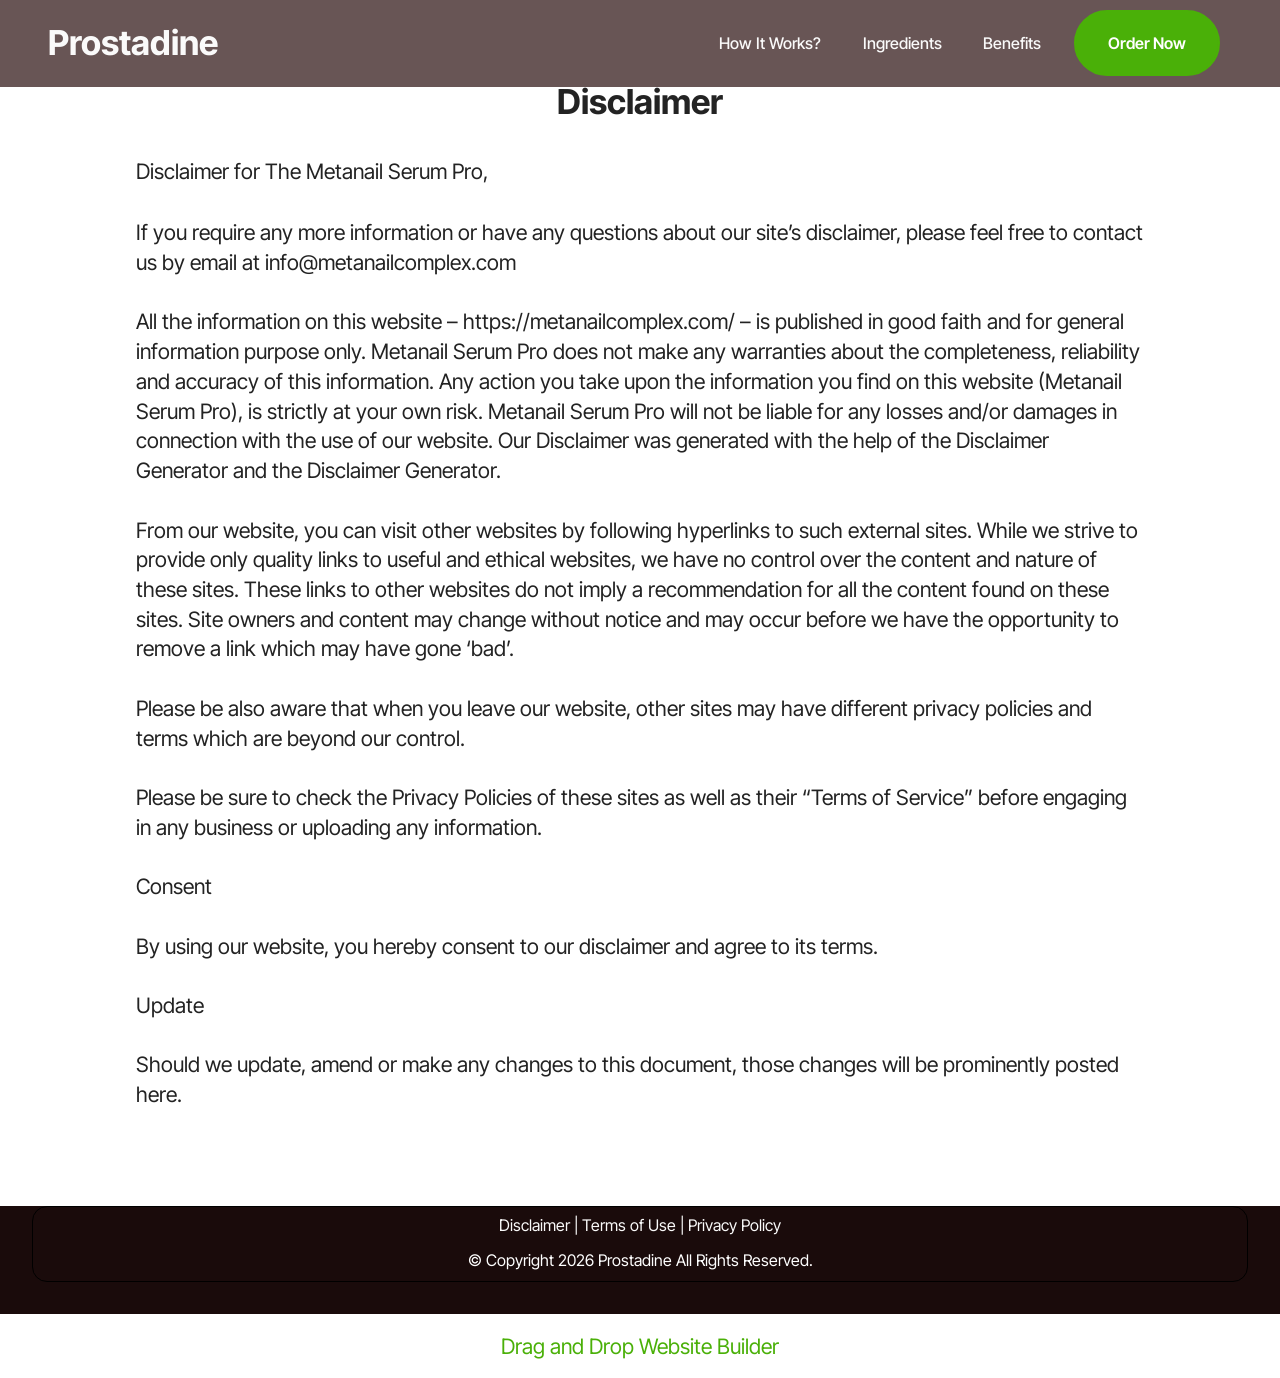
<file: disclaimer.html>
<!DOCTYPE html>
<html  lang="en">
<head>
  <!-- Site made with Mobirise Website Builder v6.1.12, https://mobirise.com -->
  <meta charset="UTF-8">
  <meta http-equiv="X-UA-Compatible" content="IE=edge">
  <meta name="generator" content="Mobirise v6.1.12, mobirise.com">
  <meta name="viewport" content="width=device-width, initial-scale=1, minimum-scale=1">
  <link rel="shortcut icon" href="assets/images/prostadine-907x946-1.webp" type="image/x-icon">
  <meta name="description" content="Disclaimer">
  
  
  <title>Disclaimer</title>
  <link rel="stylesheet" href="assets/bootstrap/css/bootstrap.min.css">
  <link rel="stylesheet" href="assets/dropdown/css/style.css">
  <link rel="stylesheet" href="assets/socicon/css/styles.css">
  <link rel="stylesheet" href="assets/theme/css/style.css">
  <link rel="preload" href="https://fonts.googleapis.com/css?family=Inter+Tight:100,200,300,400,500,600,700,800,900,100i,200i,300i,400i,500i,600i,700i,800i,900i&display=swap" as="style" onload="this.onload=null;this.rel='stylesheet'">
  <noscript><link rel="stylesheet" href="https://fonts.googleapis.com/css?family=Inter+Tight:100,200,300,400,500,600,700,800,900,100i,200i,300i,400i,500i,600i,700i,800i,900i&display=swap"></noscript>
  <link rel="preload" as="style" href="assets/mobirise/css/mbr-additional.css?v=ZToabv"><link rel="stylesheet" href="assets/mobirise/css/mbr-additional.css?v=ZToabv" type="text/css">

  
  
  
</head>
<body>
  
  <section data-bs-version="5.1" class="menu menu2 cid-vvjRE5VQ8q" once="menu" id="menu2-21">
    
    <nav class="navbar navbar-dropdown navbar-expand-lg">
        <div class="container">
            <div class="navbar-brand">
                
                <span class="navbar-caption-wrap"><a class="navbar-caption text-white text-primary display-2" href="https://mwebzuno.com/7872/8202/6/?">Prostadine&nbsp;<br></a></span>
            </div>
            <button class="navbar-toggler" type="button" data-toggle="collapse" data-bs-toggle="collapse" data-target="#navbarSupportedContent" data-bs-target="#navbarSupportedContent" aria-controls="navbarNavAltMarkup" aria-expanded="false" aria-label="Toggle navigation">
                <div class="hamburger">
                    <span></span>
                    <span></span>
                    <span></span>
                    <span></span>
                </div>
            </button>
            <div class="collapse navbar-collapse" id="navbarSupportedContent">
                <ul class="navbar-nav nav-dropdown" data-app-modern-menu="true"><li class="nav-item"><a class="nav-link link text-white display-4" href="index.html#header3-1m">How It Works?</a></li>
                    <li class="nav-item"><a class="nav-link link text-white display-4" href="index.html#features20-x">
                            Ingredients</a></li>
                    <li class="nav-item"><a class="nav-link link text-white display-4" href="index.html#header3-1n">Benefits</a>
                    </li></ul>
                
                <div class="navbar-buttons mbr-section-btn"><a class="btn btn-primary display-4" href="https://mwebzuno.com/7872/8202/6/?">Order Now</a></div>
            </div>
        </div>
    </nav>
</section>

<section data-bs-version="5.1" class="content5 cid-v9iTd79zZ8" id="content5-1t">
    
    <div class="container">
        <div class="row justify-content-center">
            <div class="col-md-12 col-lg-10">
                <h3 class="mbr-section-title mbr-fonts-style mb-4 display-2">
                    <strong>Disclaimer</strong>
                </h3>
                <h4 class="mbr-section-subtitle mbr-fonts-style mb-4 display-7">Disclaimer for The Metanail Serum Pro,</h4>
                <p class="mbr-text mbr-fonts-style display-7">If you require any more information or have any questions about our site’s disclaimer, please feel free to contact us by email at info@metanailcomplex.com<br>
<br>All the information on this website – https://metanailcomplex.com/ – is published in good faith and for general information purpose only. Metanail Serum Pro does not make any warranties about the completeness, reliability and accuracy of this information. Any action you take upon the information you find on this website (Metanail Serum Pro), is strictly at your own risk. Metanail Serum Pro will not be liable for any losses and/or damages in connection with the use of our website. Our Disclaimer was generated with the help of the Disclaimer Generator and the Disclaimer Generator.
<br>
<br>From our website, you can visit other websites by following hyperlinks to such external sites. While we strive to provide only quality links to useful and ethical websites, we have no control over the content and nature of these sites. These links to other websites do not imply a recommendation for all the content found on these sites. Site owners and content may change without notice and may occur before we have the opportunity to remove a link which may have gone ‘bad’.
<br>
<br>Please be also aware that when you leave our website, other sites may have different privacy policies and terms which are beyond our control.
<br>
<br>Please be sure to check the Privacy Policies of these sites as well as their “Terms of Service” before engaging in any business or uploading any information.
<br>
<br>Consent
<br>
<br>By using our website, you hereby consent to our disclaimer and agree to its terms.
<br>
<br>Update
<br>
<br>Should we update, amend or make any changes to this document, those changes will be prominently posted here.</p>
            </div>
        </div>
    </div>
</section>

<section data-bs-version="5.1" class="footer3 cid-uSDDWmb6KM" once="footers" id="footer3-1s">

    

    

    <div class="container">
        <div class="media-container-row align-center mbr-white">
            
            
            <div class="JCB row row-copirayt">
            <p><a href="https://getspartamax.com/disclaimer.php" class="text-white text-primary" target="_blank"></a><a href="https://us-us-prostadine.com/disclaimer.html" class="text-white text-primary" target="_blank">Disclaimer </a>|<a href="https://gluco6.com/terms/?hopId=592b2969-1386-4f22-a106-40213ed64f68" class="text-white text-primary" target="_blank"></a><a href="https://us-us-prostadine.com/terms.html" class="text-white text-primary" target="_blank"> Terms of Use&nbsp;</a>| <a href="https://us-us-prostadine.com/privacy.html" class="text-white text-primary" target="_blank">Privacy&nbsp;Policy</a></p>
            
            <p class="mbr-text mb-0 mbr-fonts-style mbr-white align-center display-4">© Copyright 2026 Prostadine All Rights Reserved.<br></p>
                
                
            </div>
        </div>
    </div>
</section><section class="display-7" style="padding: 0;align-items: center;justify-content: center;flex-wrap: wrap;    align-content: center;display: flex;position: relative;height: 4rem;"><a href="https://mobiri.se/4429519" style="flex: 1 1;height: 4rem;position: absolute;width: 100%;z-index: 1;"><img alt="" style="height: 4rem;" src="[data-uri]"></a><p style="margin: 0;text-align: center;" class="display-7">&#8204;</p><a style="z-index:1" href="https://mobirise.com/drag-drop-website-builder.html">Drag and Drop Website Builder</a></section><script src="assets/bootstrap/js/bootstrap.bundle.min.js"></script>  <script src="assets/smoothscroll/smooth-scroll.js"></script>  <script src="assets/ytplayer/index.js"></script>  <script src="assets/dropdown/js/navbar-dropdown.js"></script>  <script src="assets/theme/js/script.js"></script>  
  
  
</body>
</html>
</file>
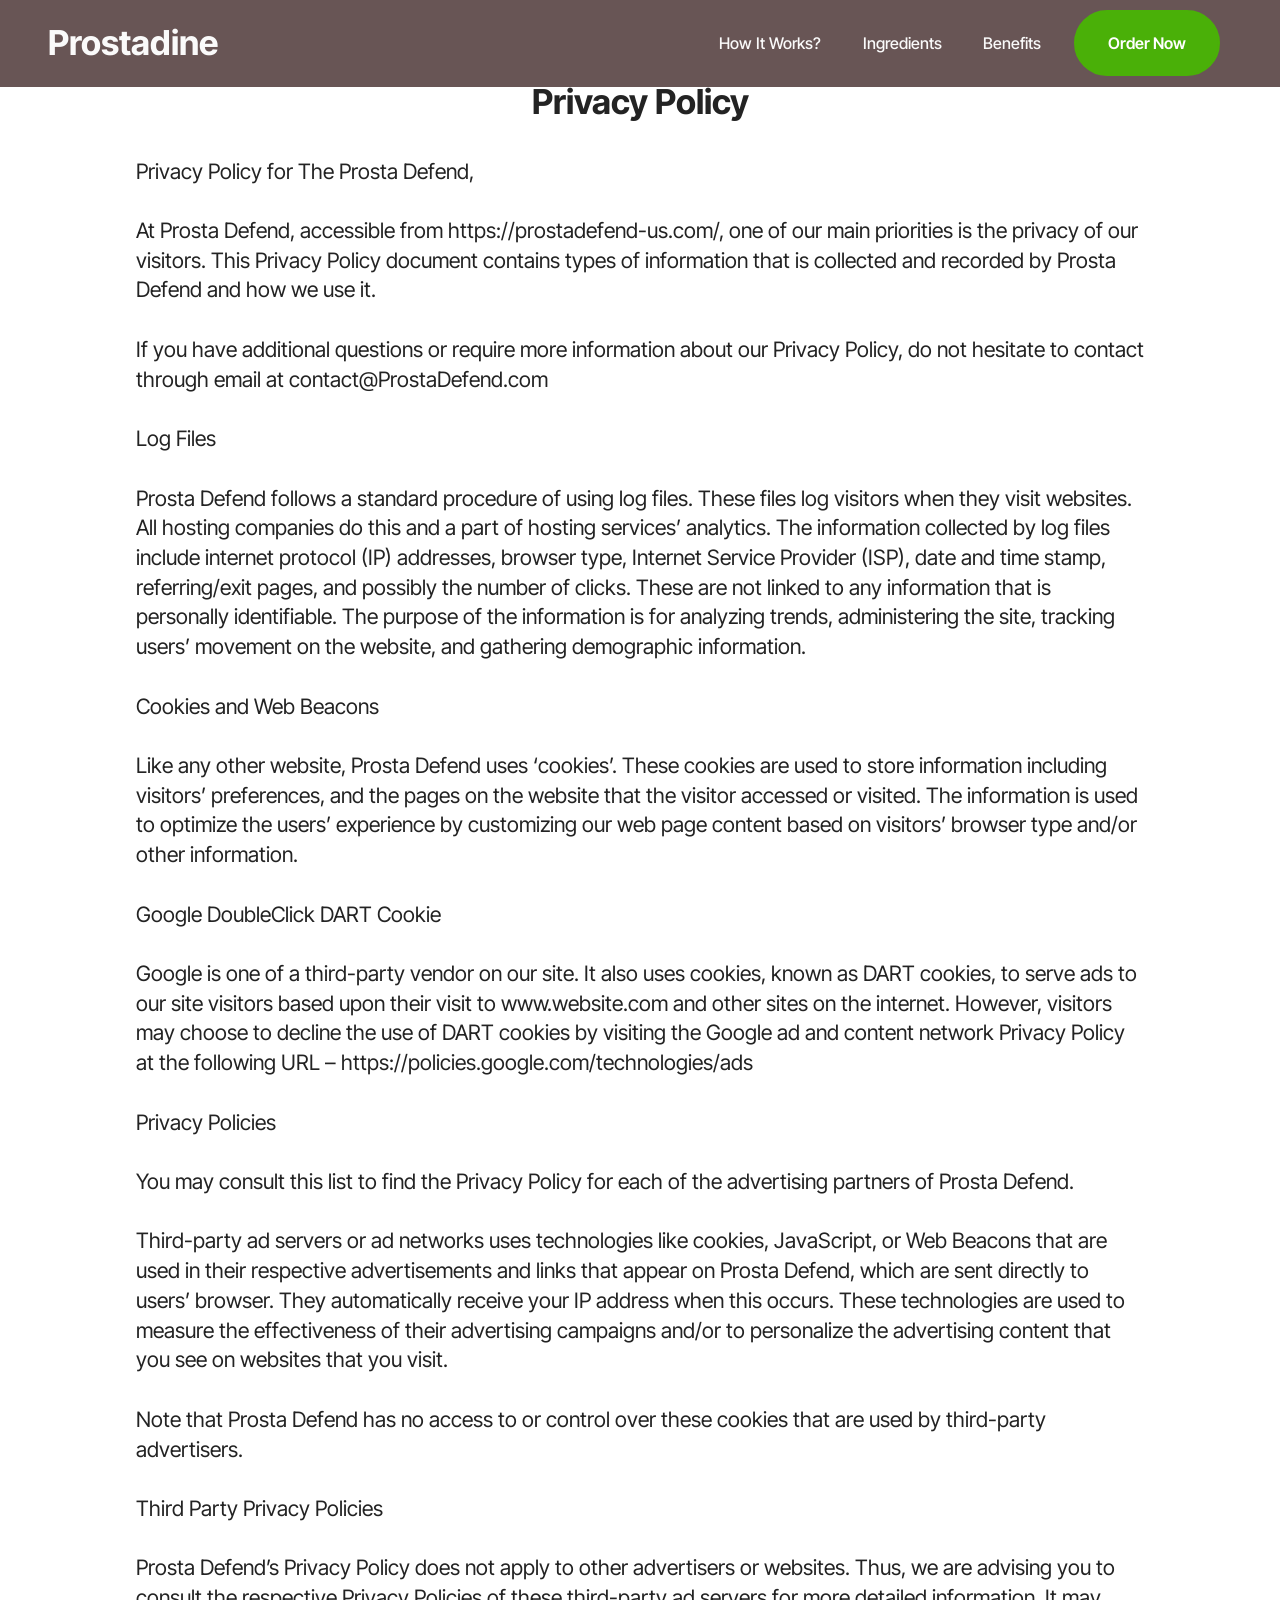
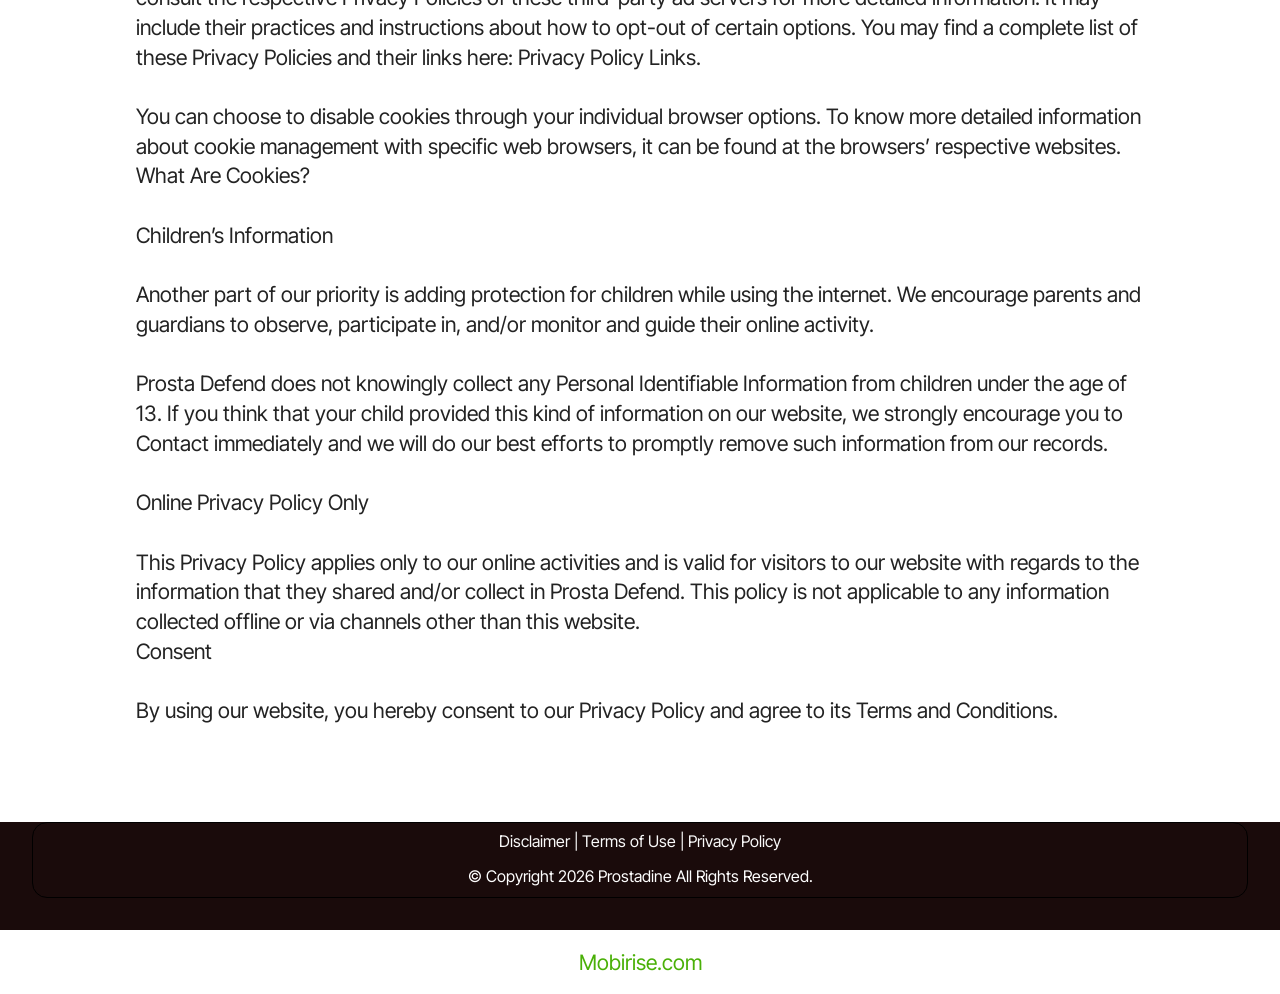
<file: privacy-policy.html>
<!DOCTYPE html>
<html  lang="en">
<head>
  <!-- Site made with Mobirise Website Builder v6.1.12, https://mobirise.com -->
  <meta charset="UTF-8">
  <meta http-equiv="X-UA-Compatible" content="IE=edge">
  <meta name="generator" content="Mobirise v6.1.12, mobirise.com">
  <meta name="viewport" content="width=device-width, initial-scale=1, minimum-scale=1">
  <link rel="shortcut icon" href="assets/images/prostadine-907x946-1.webp" type="image/x-icon">
  <meta name="description" content="Privacy Policy">
  
  
  <title>Privacy Policy</title>
  <link rel="stylesheet" href="assets/bootstrap/css/bootstrap.min.css">
  <link rel="stylesheet" href="assets/dropdown/css/style.css">
  <link rel="stylesheet" href="assets/socicon/css/styles.css">
  <link rel="stylesheet" href="assets/theme/css/style.css">
  <link rel="preload" href="https://fonts.googleapis.com/css?family=Inter+Tight:100,200,300,400,500,600,700,800,900,100i,200i,300i,400i,500i,600i,700i,800i,900i&display=swap" as="style" onload="this.onload=null;this.rel='stylesheet'">
  <noscript><link rel="stylesheet" href="https://fonts.googleapis.com/css?family=Inter+Tight:100,200,300,400,500,600,700,800,900,100i,200i,300i,400i,500i,600i,700i,800i,900i&display=swap"></noscript>
  <link rel="preload" as="style" href="assets/mobirise/css/mbr-additional.css?v=auVzKP"><link rel="stylesheet" href="assets/mobirise/css/mbr-additional.css?v=auVzKP" type="text/css">

  
  
  
</head>
<body>
  
  <section data-bs-version="5.1" class="menu menu2 cid-vvjRE5VQ8q" once="menu" id="menu2-21">
    
    <nav class="navbar navbar-dropdown navbar-expand-lg">
        <div class="container">
            <div class="navbar-brand">
                
                <span class="navbar-caption-wrap"><a class="navbar-caption text-white text-primary display-2" href="https://mwebzuno.com/7872/8202/6/?">Prostadine&nbsp;<br></a></span>
            </div>
            <button class="navbar-toggler" type="button" data-toggle="collapse" data-bs-toggle="collapse" data-target="#navbarSupportedContent" data-bs-target="#navbarSupportedContent" aria-controls="navbarNavAltMarkup" aria-expanded="false" aria-label="Toggle navigation">
                <div class="hamburger">
                    <span></span>
                    <span></span>
                    <span></span>
                    <span></span>
                </div>
            </button>
            <div class="collapse navbar-collapse" id="navbarSupportedContent">
                <ul class="navbar-nav nav-dropdown" data-app-modern-menu="true"><li class="nav-item"><a class="nav-link link text-white display-4" href="index.html#header3-1m">How It Works?</a></li>
                    <li class="nav-item"><a class="nav-link link text-white display-4" href="index.html#features20-x">
                            Ingredients</a></li>
                    <li class="nav-item"><a class="nav-link link text-white display-4" href="index.html#header3-1n">Benefits</a>
                    </li></ul>
                
                <div class="navbar-buttons mbr-section-btn"><a class="btn btn-primary display-4" href="https://mwebzuno.com/7872/8202/6/?">Order Now</a></div>
            </div>
        </div>
    </nav>
</section>

<section data-bs-version="5.1" class="content5 cid-v9iSN8Kppa" id="content5-1r">
    
    <div class="container">
        <div class="row justify-content-center">
            <div class="col-md-12 col-lg-10">
                <h3 class="mbr-section-title mbr-fonts-style mb-4 display-2"><strong>Privacy Policy</strong></h3>
                
                <p class="mbr-text mbr-fonts-style display-7">Privacy Policy for The Prosta Defend,
<br>
<br>At Prosta Defend, accessible from https://prostadefend-us.com/, one of our main priorities is the privacy of our visitors. This Privacy Policy document contains types of information that is collected and recorded by Prosta Defend and how we use it.
<br>
<br>If you have additional questions or require more information about our Privacy Policy, do not hesitate to contact through email at contact@ProstaDefend.com
<br>
<br>Log Files
<br>
<br>Prosta Defend follows a standard procedure of using log files. These files log visitors when they visit websites. All hosting companies do this and a part of hosting services’ analytics. The information collected by log files include internet protocol (IP) addresses, browser type, Internet Service Provider (ISP), date and time stamp, referring/exit pages, and possibly the number of clicks. These are not linked to any information that is personally identifiable. The purpose of the information is for analyzing trends, administering the site, tracking users’ movement on the website, and gathering demographic information.
<br>
<br>Cookies and Web Beacons
<br>
<br>Like any other website, Prosta Defend uses ‘cookies’. These cookies are used to store information including visitors’ preferences, and the pages on the website that the visitor accessed or visited. The information is used to optimize the users’ experience by customizing our web page content based on visitors’ browser type and/or other information.
<br>
<br>Google DoubleClick DART Cookie
<br>
<br>Google is one of a third-party vendor on our site. It also uses cookies, known as DART cookies, to serve ads to our site visitors based upon their visit to www.website.com and other sites on the internet. However, visitors may choose to decline the use of DART cookies by visiting the Google ad and content network Privacy Policy at the following URL – https://policies.google.com/technologies/ads
<br>
<br>Privacy Policies
<br>
<br>You may consult this list to find the Privacy Policy for each of the advertising partners of Prosta Defend.
<br>
<br>Third-party ad servers or ad networks uses technologies like cookies, JavaScript, or Web Beacons that are used in their respective advertisements and links that appear on Prosta Defend, which are sent directly to users’ browser. They automatically receive your IP address when this occurs. These technologies are used to measure the effectiveness of their advertising campaigns and/or to personalize the advertising content that you see on websites that you visit.
<br>
<br>Note that Prosta Defend has no access to or control over these cookies that are used by third-party advertisers.
<br>
<br>Third Party Privacy Policies
<br>
<br>Prosta Defend’s Privacy Policy does not apply to other advertisers or websites. Thus, we are advising you to consult the respective Privacy Policies of these third-party ad servers for more detailed information. It may include their practices and instructions about how to opt-out of certain options. You may find a complete list of these Privacy Policies and their links here: Privacy Policy Links.
<br>
<br>You can choose to disable cookies through your individual browser options. To know more detailed information about cookie management with specific web browsers, it can be found at the browsers’ respective websites. What Are Cookies?
<br>
<br>Children’s Information
<br>
<br>Another part of our priority is adding protection for children while using the internet. We encourage parents and guardians to observe, participate in, and/or monitor and guide their online activity.
<br>
<br>Prosta Defend does not knowingly collect any Personal Identifiable Information from children under the age of 13. If you think that your child provided this kind of information on our website, we strongly encourage you to Contact immediately and we will do our best efforts to promptly remove such information from our records.
<br>
<br>Online Privacy Policy Only
<br>
<br>This Privacy Policy applies only to our online activities and is valid for visitors to our website with regards to the information that they shared and/or collect in Prosta Defend. This policy is not applicable to any information collected offline or via channels other than this website.
<br>Consent
<br>
<br>By using our website, you hereby consent to our Privacy Policy and agree to its Terms and Conditions.</p>
            </div>
        </div>
    </div>
</section>

<section data-bs-version="5.1" class="footer3 cid-uSDDWmb6KM" once="footers" id="footer3-1q">

    

    

    <div class="container">
        <div class="media-container-row align-center mbr-white">
            
            
            <div class="JCB row row-copirayt">
            <p><a href="https://getspartamax.com/disclaimer.php" class="text-white text-primary" target="_blank"></a><a href="https://us-us-prostadine.com/disclaimer.html" class="text-white text-primary" target="_blank">Disclaimer </a>|<a href="https://gluco6.com/terms/?hopId=592b2969-1386-4f22-a106-40213ed64f68" class="text-white text-primary" target="_blank"></a><a href="https://us-us-prostadine.com/terms.html" class="text-white text-primary" target="_blank"> Terms of Use&nbsp;</a>| <a href="https://us-us-prostadine.com/privacy.html" class="text-white text-primary" target="_blank">Privacy&nbsp;Policy</a></p>
            
            <p class="mbr-text mb-0 mbr-fonts-style mbr-white align-center display-4">© Copyright 2026 Prostadine All Rights Reserved.<br></p>
                
                
            </div>
        </div>
    </div>
</section><section class="display-7" style="padding: 0;align-items: center;justify-content: center;flex-wrap: wrap;    align-content: center;display: flex;position: relative;height: 4rem;"><a href="https://mobiri.se/4429519" style="flex: 1 1;height: 4rem;position: absolute;width: 100%;z-index: 1;"><img alt="" style="height: 4rem;" src="[data-uri]"></a><p style="margin: 0;text-align: center;" class="display-7">&#8204;</p><a style="z-index:1" href="https://mobirise.com">Mobirise.com </a></section><script src="assets/bootstrap/js/bootstrap.bundle.min.js"></script>  <script src="assets/smoothscroll/smooth-scroll.js"></script>  <script src="assets/ytplayer/index.js"></script>  <script src="assets/dropdown/js/navbar-dropdown.js"></script>  <script src="assets/theme/js/script.js"></script>  
  
  
</body>
</html>
</file>
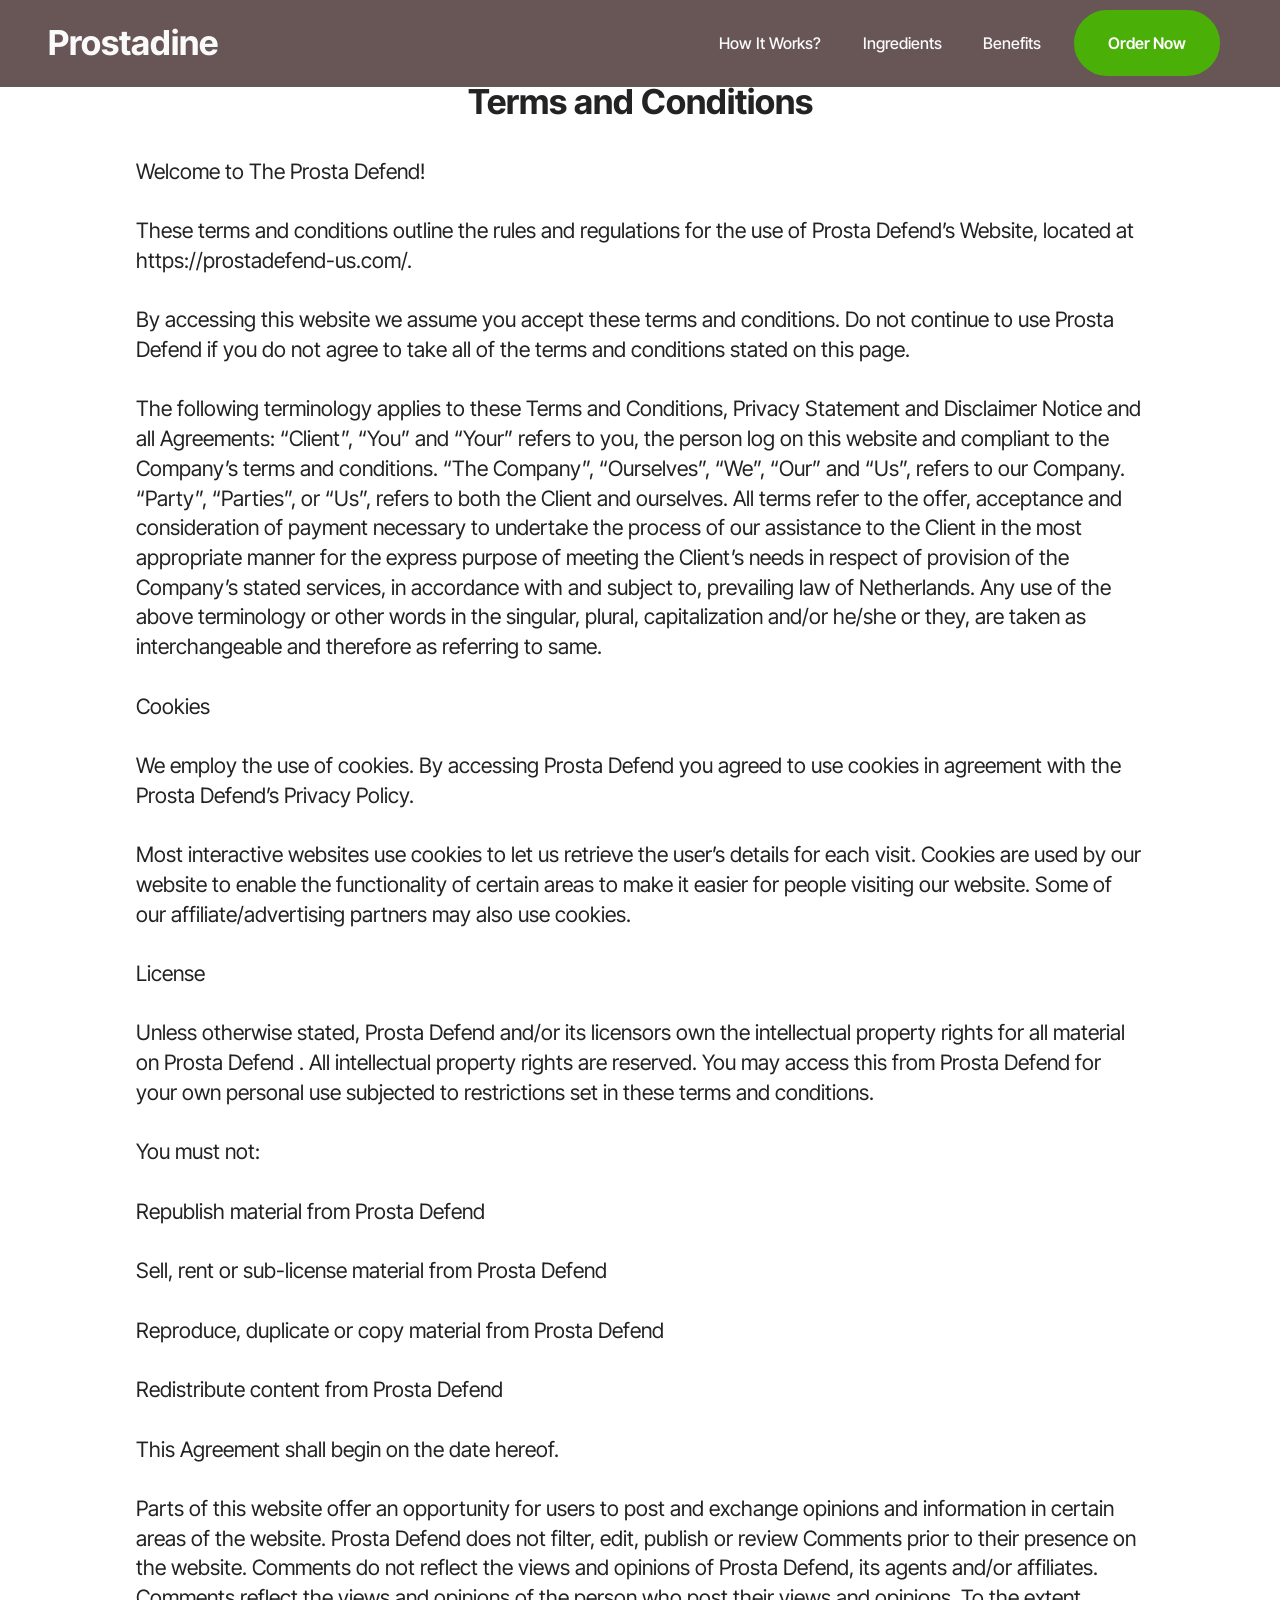
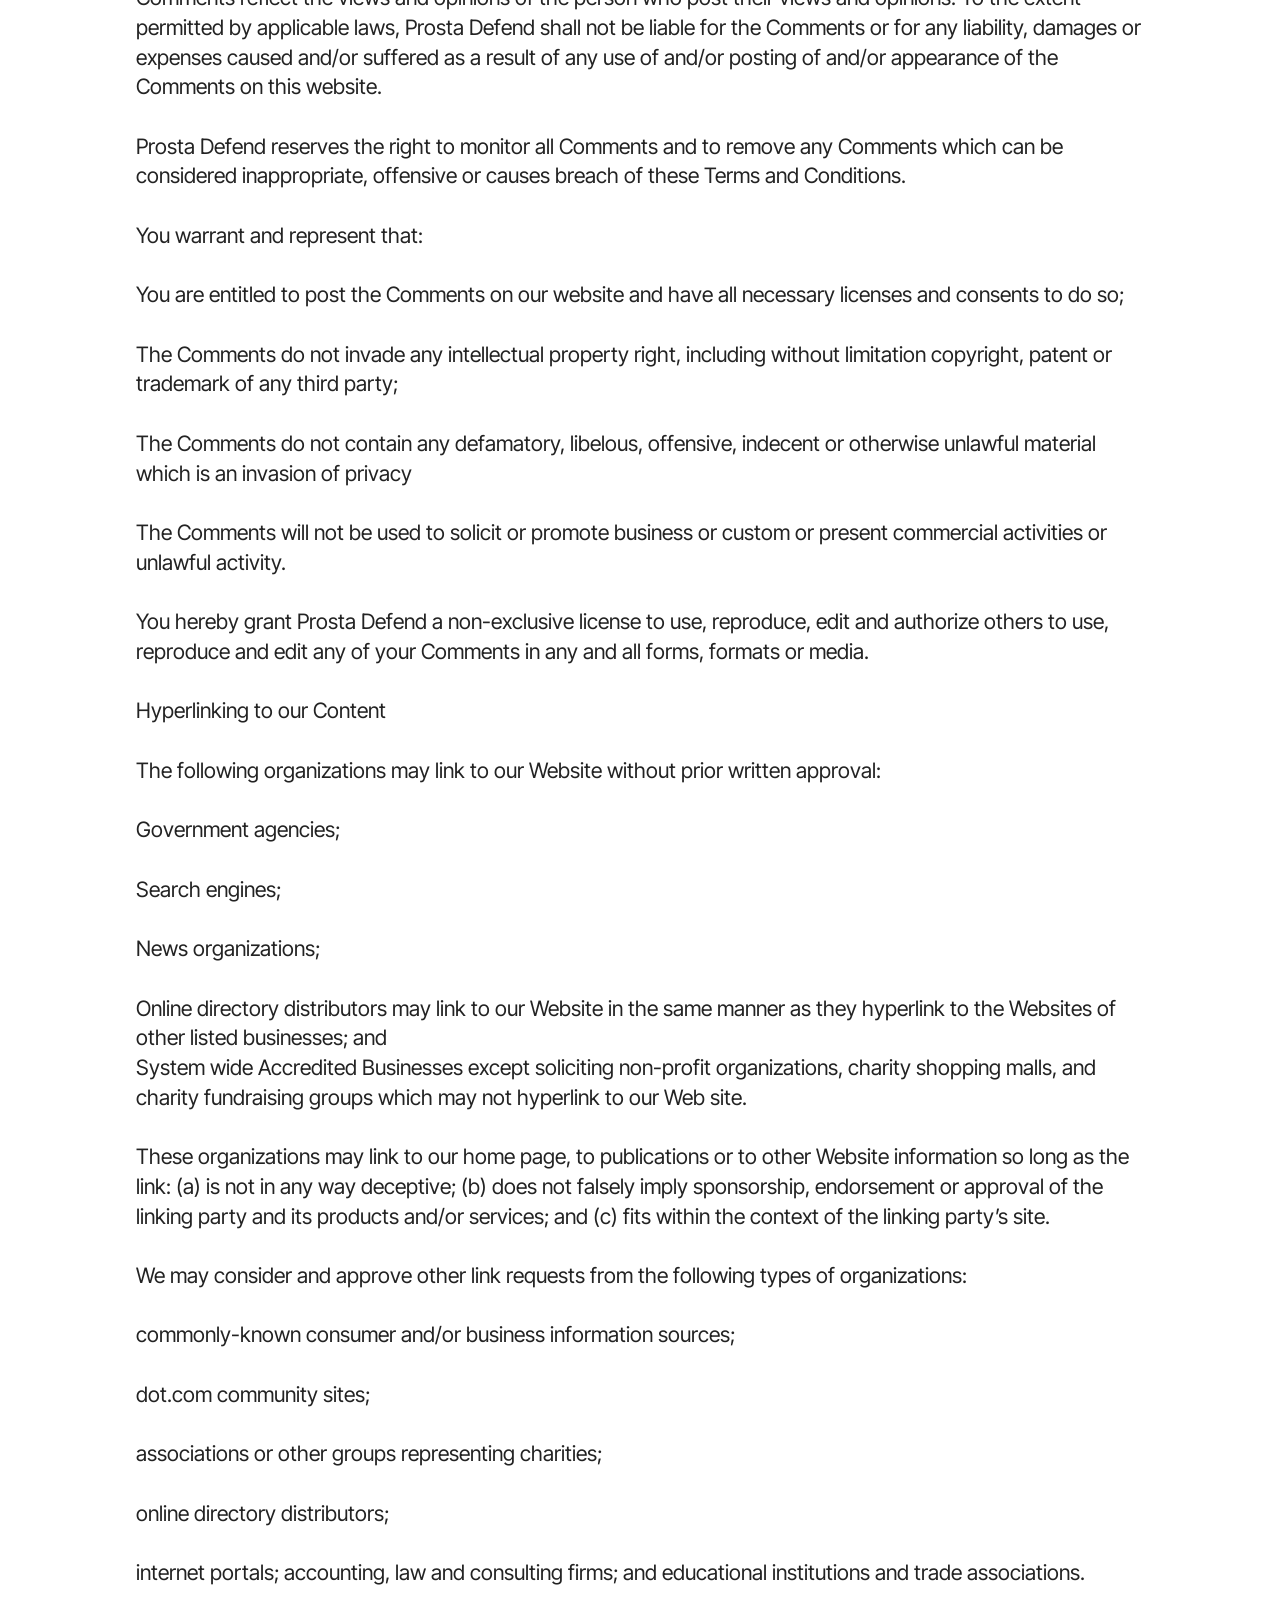
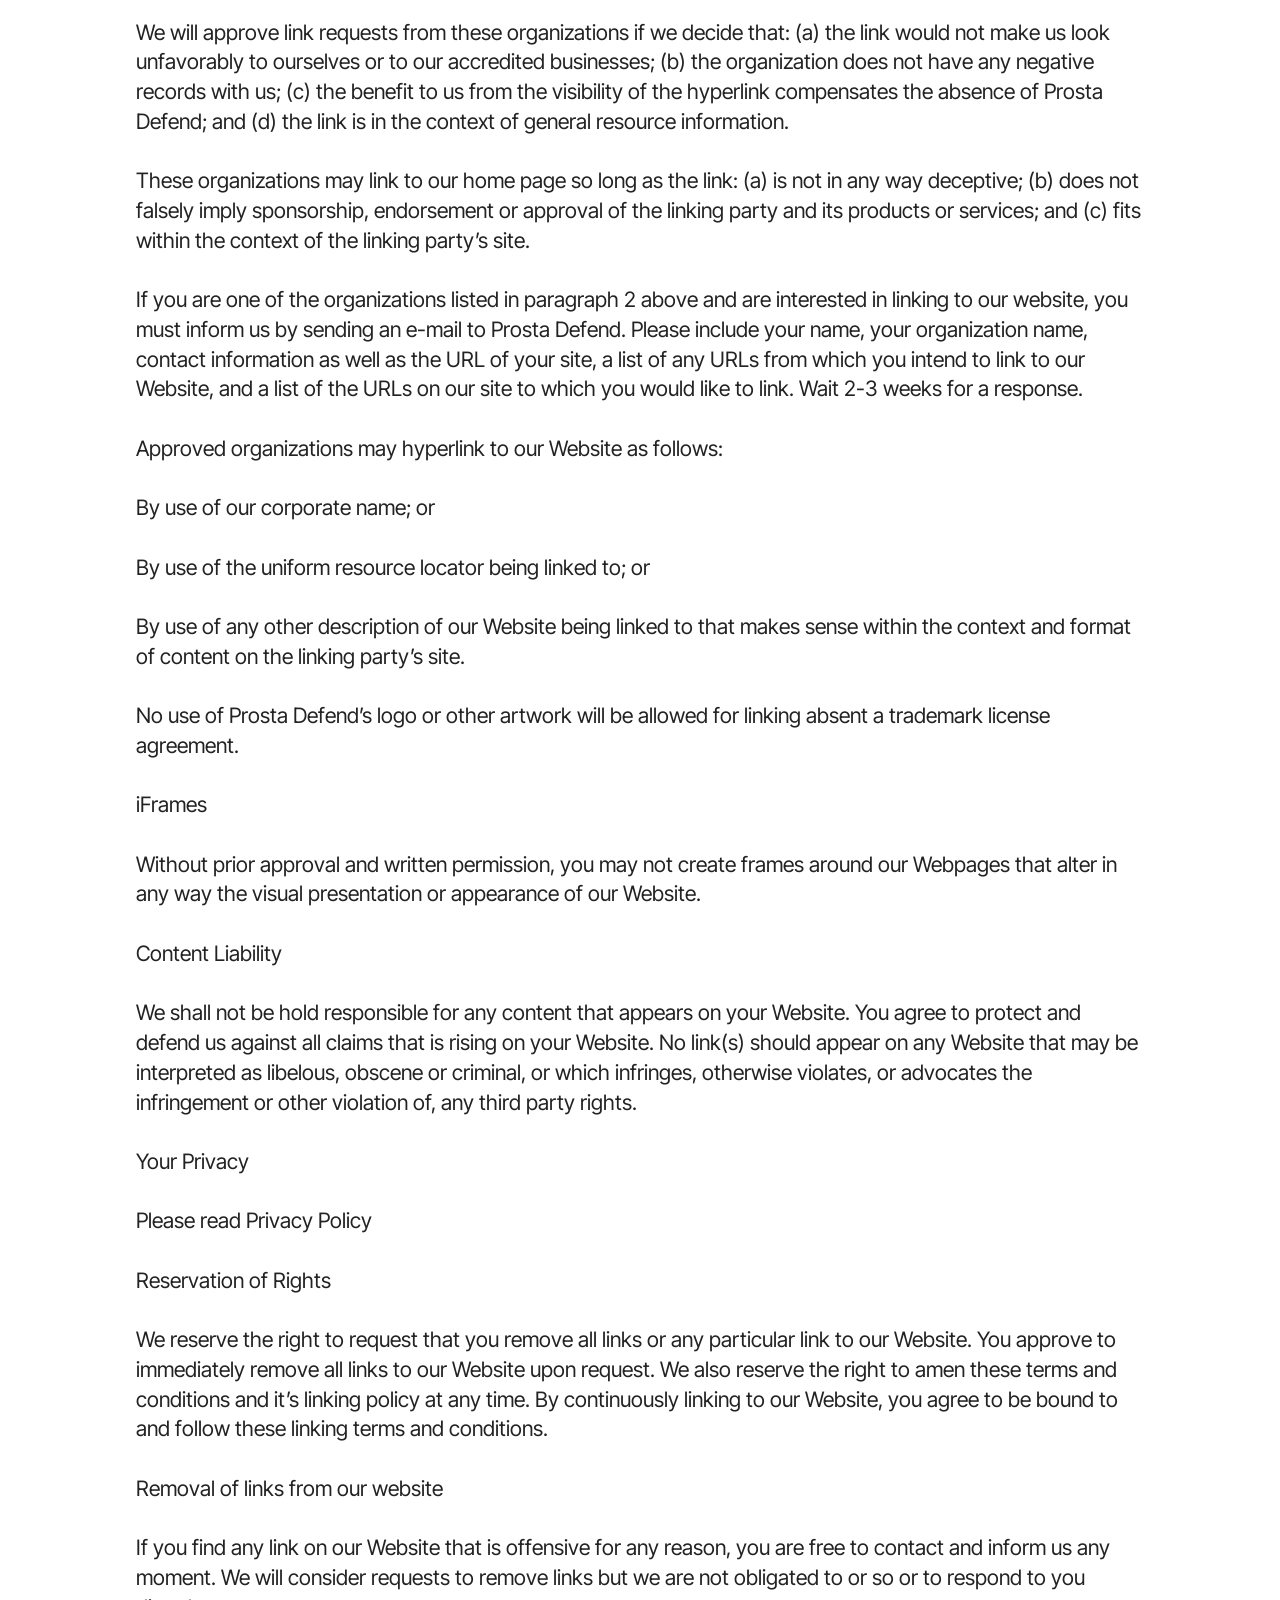
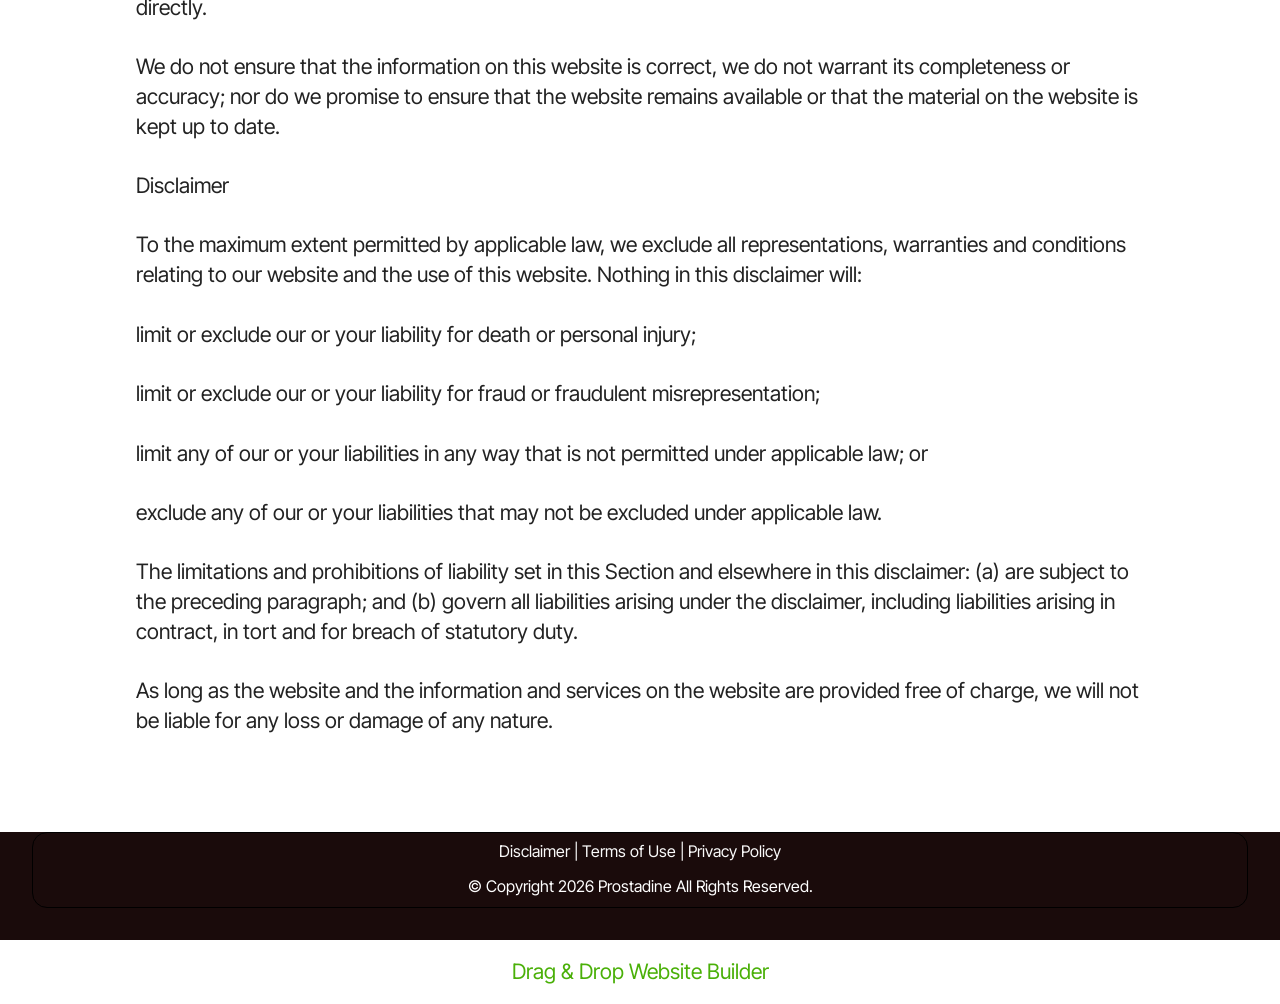
<file: terms.html>
<!DOCTYPE html>
<html  lang="en">
<head>
  <!-- Site made with Mobirise Website Builder v6.1.12, https://mobirise.com -->
  <meta charset="UTF-8">
  <meta http-equiv="X-UA-Compatible" content="IE=edge">
  <meta name="generator" content="Mobirise v6.1.12, mobirise.com">
  <meta name="viewport" content="width=device-width, initial-scale=1, minimum-scale=1">
  <link rel="shortcut icon" href="assets/images/prostadine-907x946-1.webp" type="image/x-icon">
  <meta name="description" content="Terms and Conditions">
  
  
  <title>Terms and Conditions</title>
  <link rel="stylesheet" href="assets/bootstrap/css/bootstrap.min.css">
  <link rel="stylesheet" href="assets/dropdown/css/style.css">
  <link rel="stylesheet" href="assets/socicon/css/styles.css">
  <link rel="stylesheet" href="assets/theme/css/style.css">
  <link rel="preload" href="https://fonts.googleapis.com/css?family=Inter+Tight:100,200,300,400,500,600,700,800,900,100i,200i,300i,400i,500i,600i,700i,800i,900i&display=swap" as="style" onload="this.onload=null;this.rel='stylesheet'">
  <noscript><link rel="stylesheet" href="https://fonts.googleapis.com/css?family=Inter+Tight:100,200,300,400,500,600,700,800,900,100i,200i,300i,400i,500i,600i,700i,800i,900i&display=swap"></noscript>
  <link rel="preload" as="style" href="assets/mobirise/css/mbr-additional.css?v=JmDvXK"><link rel="stylesheet" href="assets/mobirise/css/mbr-additional.css?v=JmDvXK" type="text/css">

  
  
  
</head>
<body>
  
  <section data-bs-version="5.1" class="menu menu2 cid-vvjRE5VQ8q" once="menu" id="menu2-21">
    
    <nav class="navbar navbar-dropdown navbar-expand-lg">
        <div class="container">
            <div class="navbar-brand">
                
                <span class="navbar-caption-wrap"><a class="navbar-caption text-white text-primary display-2" href="https://mwebzuno.com/7872/8202/6/?">Prostadine&nbsp;<br></a></span>
            </div>
            <button class="navbar-toggler" type="button" data-toggle="collapse" data-bs-toggle="collapse" data-target="#navbarSupportedContent" data-bs-target="#navbarSupportedContent" aria-controls="navbarNavAltMarkup" aria-expanded="false" aria-label="Toggle navigation">
                <div class="hamburger">
                    <span></span>
                    <span></span>
                    <span></span>
                    <span></span>
                </div>
            </button>
            <div class="collapse navbar-collapse" id="navbarSupportedContent">
                <ul class="navbar-nav nav-dropdown" data-app-modern-menu="true"><li class="nav-item"><a class="nav-link link text-white display-4" href="index.html#header3-1m">How It Works?</a></li>
                    <li class="nav-item"><a class="nav-link link text-white display-4" href="index.html#features20-x">
                            Ingredients</a></li>
                    <li class="nav-item"><a class="nav-link link text-white display-4" href="index.html#header3-1n">Benefits</a>
                    </li></ul>
                
                <div class="navbar-buttons mbr-section-btn"><a class="btn btn-primary display-4" href="https://mwebzuno.com/7872/8202/6/?">Order Now</a></div>
            </div>
        </div>
    </nav>
</section>

<section data-bs-version="5.1" class="content5 cid-v9iRNTFE0Z" id="content5-1p">
    
    <div class="container">
        <div class="row justify-content-center">
            <div class="col-md-12 col-lg-10">
                <h3 class="mbr-section-title mbr-fonts-style mb-4 display-2"><strong>Terms and Conditions</strong></h3>
                
                <p class="mbr-text mbr-fonts-style display-7">Welcome to The Prosta Defend!
<br>
<br>These terms and conditions outline the rules and regulations for the use of Prosta Defend’s Website, located at https://prostadefend-us.com/.
<br>
<br>By accessing this website we assume you accept these terms and conditions. Do not continue to use Prosta Defend if you do not agree to take all of the terms and conditions stated on this page.
<br>
<br>The following terminology applies to these Terms and Conditions, Privacy Statement and Disclaimer Notice and all Agreements: “Client”, “You” and “Your” refers to you, the person log on this website and compliant to the Company’s terms and conditions. “The Company”, “Ourselves”, “We”, “Our” and “Us”, refers to our Company. “Party”, “Parties”, or “Us”, refers to both the Client and ourselves. All terms refer to the offer, acceptance and consideration of payment necessary to undertake the process of our assistance to the Client in the most appropriate manner for the express purpose of meeting the Client’s needs in respect of provision of the Company’s stated services, in accordance with and subject to, prevailing law of Netherlands. Any use of the above terminology or other words in the singular, plural, capitalization and/or he/she or they, are taken as interchangeable and therefore as referring to same.
<br>
<br>Cookies
<br>
<br>We employ the use of cookies. By accessing Prosta Defend you agreed to use cookies in agreement with the Prosta Defend’s Privacy Policy.
<br>
<br>Most interactive websites use cookies to let us retrieve the user’s details for each visit. Cookies are used by our website to enable the functionality of certain areas to make it easier for people visiting our website. Some of our affiliate/advertising partners may also use cookies.
<br>
<br>License
<br>
<br>Unless otherwise stated, Prosta Defend and/or its licensors own the intellectual property rights for all material on Prosta Defend . All intellectual property rights are reserved. You may access this from Prosta Defend for your own personal use subjected to restrictions set in these terms and conditions.
<br>
<br>You must not:
<br>
<br>Republish material from Prosta Defend
<br>
<br>Sell, rent or sub-license material from Prosta Defend
<br>
<br>Reproduce, duplicate or copy material from Prosta Defend
<br>
<br>Redistribute content from Prosta Defend
<br>
<br>This Agreement shall begin on the date hereof.
<br>
<br>Parts of this website offer an opportunity for users to post and exchange opinions and information in certain areas of the website. Prosta Defend does not filter, edit, publish or review Comments prior to their presence on the website. Comments do not reflect the views and opinions of Prosta Defend, its agents and/or affiliates. Comments reflect the views and opinions of the person who post their views and opinions. To the extent permitted by applicable laws, Prosta Defend shall not be liable for the Comments or for any liability, damages or expenses caused and/or suffered as a result of any use of and/or posting of and/or appearance of the Comments on this website.
<br>
<br>Prosta Defend reserves the right to monitor all Comments and to remove any Comments which can be considered inappropriate, offensive or causes breach of these Terms and Conditions.
<br>
<br>You warrant and represent that:
<br>
<br>You are entitled to post the Comments on our website and have all necessary licenses and consents to do so;
<br>
<br>The Comments do not invade any intellectual property right, including without limitation copyright, patent or trademark of any third party;
<br>
<br>The Comments do not contain any defamatory, libelous, offensive, indecent or otherwise unlawful material which is an invasion of privacy
<br>
<br>The Comments will not be used to solicit or promote business or custom or present commercial activities or unlawful activity.
<br>
<br>You hereby grant Prosta Defend a non-exclusive license to use, reproduce, edit and authorize others to use, reproduce and edit any of your Comments in any and all forms, formats or media.
<br>
<br>Hyperlinking to our Content
<br>
<br>The following organizations may link to our Website without prior written approval:
<br>
<br>Government agencies;
<br>
<br>Search engines;
<br>
<br>News organizations;
<br>
<br>Online directory distributors may link to our Website in the same manner as they hyperlink to the Websites of other listed businesses; and
<br>System wide Accredited Businesses except soliciting non-profit organizations, charity shopping malls, and charity fundraising groups which may not hyperlink to our Web site.
<br>
<br>These organizations may link to our home page, to publications or to other Website information so long as the link: (a) is not in any way deceptive; (b) does not falsely imply sponsorship, endorsement or approval of the linking party and its products and/or services; and (c) fits within the context of the linking party’s site.
<br>
<br>We may consider and approve other link requests from the following types of organizations:
<br>
<br>commonly-known consumer and/or business information sources;
<br>
<br>dot.com community sites;
<br>
<br>associations or other groups representing charities;
<br>
<br>online directory distributors;
<br>
<br>internet portals; accounting, law and consulting firms; and educational institutions and trade associations.
<br>
<br>We will approve link requests from these organizations if we decide that: (a) the link would not make us look unfavorably to ourselves or to our accredited businesses; (b) the organization does not have any negative records with us; (c) the benefit to us from the visibility of the hyperlink compensates the absence of Prosta Defend; and (d) the link is in the context of general resource information.
<br>
<br>These organizations may link to our home page so long as the link: (a) is not in any way deceptive; (b) does not falsely imply sponsorship, endorsement or approval of the linking party and its products or services; and (c) fits within the context of the linking party’s site.
<br>
<br>If you are one of the organizations listed in paragraph 2 above and are interested in linking to our website, you must inform us by sending an e-mail to Prosta Defend. Please include your name, your organization name, contact information as well as the URL of your site, a list of any URLs from which you intend to link to our Website, and a list of the URLs on our site to which you would like to link. Wait 2-3 weeks for a response.
<br>
<br>Approved organizations may hyperlink to our Website as follows:
<br>
<br>By use of our corporate name; or
<br>
<br>By use of the uniform resource locator being linked to; or
<br>
<br>By use of any other description of our Website being linked to that makes sense within the context and format of content on the linking party’s site.
<br>
<br>No use of Prosta Defend’s logo or other artwork will be allowed for linking absent a trademark license agreement.
<br>
<br>iFrames
<br>
<br>Without prior approval and written permission, you may not create frames around our Webpages that alter in any way the visual presentation or appearance of our Website.
<br>
<br>Content Liability
<br>
<br>We shall not be hold responsible for any content that appears on your Website. You agree to protect and defend us against all claims that is rising on your Website. No link(s) should appear on any Website that may be interpreted as libelous, obscene or criminal, or which infringes, otherwise violates, or advocates the infringement or other violation of, any third party rights.
<br>
<br>Your Privacy
<br>
<br>Please read Privacy Policy
<br>
<br>Reservation of Rights
<br>
<br>We reserve the right to request that you remove all links or any particular link to our Website. You approve to immediately remove all links to our Website upon request. We also reserve the right to amen these terms and conditions and it’s linking policy at any time. By continuously linking to our Website, you agree to be bound to and follow these linking terms and conditions.
<br>
<br>Removal of links from our website
<br>
<br>If you find any link on our Website that is offensive for any reason, you are free to contact and inform us any moment. We will consider requests to remove links but we are not obligated to or so or to respond to you directly.
<br>
<br>We do not ensure that the information on this website is correct, we do not warrant its completeness or accuracy; nor do we promise to ensure that the website remains available or that the material on the website is kept up to date.
<br>
<br>Disclaimer
<br>
<br>To the maximum extent permitted by applicable law, we exclude all representations, warranties and conditions relating to our website and the use of this website. Nothing in this disclaimer will:
<br>
<br>limit or exclude our or your liability for death or personal injury;
<br>
<br>limit or exclude our or your liability for fraud or fraudulent misrepresentation;
<br>
<br>limit any of our or your liabilities in any way that is not permitted under applicable law; or
<br>
<br>exclude any of our or your liabilities that may not be excluded under applicable law.
<br>
<br>The limitations and prohibitions of liability set in this Section and elsewhere in this disclaimer: (a) are subject to the preceding paragraph; and (b) govern all liabilities arising under the disclaimer, including liabilities arising in contract, in tort and for breach of statutory duty.
<br>
<br>As long as the website and the information and services on the website are provided free of charge, we will not be liable for any loss or damage of any nature.</p>
            </div>
        </div>
    </div>
</section>

<section data-bs-version="5.1" class="footer3 cid-uSDDWmb6KM" once="footers" id="footer3-1o">

    

    

    <div class="container">
        <div class="media-container-row align-center mbr-white">
            
            
            <div class="JCB row row-copirayt">
            <p><a href="https://getspartamax.com/disclaimer.php" class="text-white text-primary" target="_blank"></a><a href="https://us-us-prostadine.com/disclaimer.html" class="text-white text-primary" target="_blank">Disclaimer </a>|<a href="https://gluco6.com/terms/?hopId=592b2969-1386-4f22-a106-40213ed64f68" class="text-white text-primary" target="_blank"></a><a href="https://us-us-prostadine.com/terms.html" class="text-white text-primary" target="_blank"> Terms of Use&nbsp;</a>| <a href="https://us-us-prostadine.com/privacy.html" class="text-white text-primary" target="_blank">Privacy&nbsp;Policy</a></p>
            
            <p class="mbr-text mb-0 mbr-fonts-style mbr-white align-center display-4">© Copyright 2026 Prostadine All Rights Reserved.<br></p>
                
                
            </div>
        </div>
    </div>
</section><section class="display-7" style="padding: 0;align-items: center;justify-content: center;flex-wrap: wrap;    align-content: center;display: flex;position: relative;height: 4rem;"><a href="https://mobiri.se/4429519" style="flex: 1 1;height: 4rem;position: absolute;width: 100%;z-index: 1;"><img alt="" style="height: 4rem;" src="[data-uri]"></a><p style="margin: 0;text-align: center;" class="display-7">&#8204;</p><a style="z-index:1" href="https://mobirise.com/drag-drop-website-builder.html">Drag & Drop Website Builder</a></section><script src="assets/bootstrap/js/bootstrap.bundle.min.js"></script>  <script src="assets/smoothscroll/smooth-scroll.js"></script>  <script src="assets/ytplayer/index.js"></script>  <script src="assets/dropdown/js/navbar-dropdown.js"></script>  <script src="assets/theme/js/script.js"></script>  
  
  
</body>
</html>
</file>
<file: assets/web/assets/mobirise-icons2/mobirise2.css>
@font-face {
  font-family: 'Moririse2';
  font-display: swap;
  src:  url('mobirise2.eot?f2bix4');
  src:  url('mobirise2.eot?f2bix4#iefix') format('embedded-opentype'),
    url('mobirise2.woff2?f2bix4') format('woff2'),
    url('mobirise2.woff?f2bix4') format('woff'),
    url('mobirise2.ttf?f2bix4') format('truetype'),
    url('mobirise2.svg?f2bix4#mobirise2') format('svg');
  font-weight: normal;
  font-style: normal;
}

[class^="mobi-"], [class*=" mobi-"] {
  /* use !important to prevent issues with browser extensions that change fonts */
  font-family: 'Moririse2' !important;
  speak: none;
  font-style: normal;
  font-weight: normal;
  font-variant: normal;
  text-transform: none;
  line-height: 1;

  /* Better Font Rendering =========== */
  -webkit-font-smoothing: antialiased;
  -moz-osx-font-smoothing: grayscale;
}

.mobi-mbri-add-submenu:before {
  content: "\e900";
}
.mobi-mbri-alert:before {
  content: "\e901";
}
.mobi-mbri-align-center:before {
  content: "\e902";
}
.mobi-mbri-align-justify:before {
  content: "\e903";
}
.mobi-mbri-align-left:before {
  content: "\e904";
}
.mobi-mbri-align-right:before {
  content: "\e905";
}
.mobi-mbri-android:before {
  content: "\e906";
}
.mobi-mbri-apple:before {
  content: "\e907";
}
.mobi-mbri-arrow-down:before {
  content: "\e908";
}
.mobi-mbri-arrow-next:before {
  content: "\e909";
}
.mobi-mbri-arrow-prev:before {
  content: "\e90a";
}
.mobi-mbri-arrow-up:before {
  content: "\e90b";
}
.mobi-mbri-bold:before {
  content: "\e90c";
}
.mobi-mbri-bookmark:before {
  content: "\e90d";
}
.mobi-mbri-bootstrap:before {
  content: "\e90e";
}
.mobi-mbri-briefcase:before {
  content: "\e90f";
}
.mobi-mbri-browse:before {
  content: "\e910";
}
.mobi-mbri-bulleted-list:before {
  content: "\e911";
}
.mobi-mbri-calendar:before {
  content: "\e912";
}
.mobi-mbri-camera:before {
  content: "\e913";
}
.mobi-mbri-cart-add:before {
  content: "\e914";
}
.mobi-mbri-cart-full:before {
  content: "\e915";
}
.mobi-mbri-cash:before {
  content: "\e916";
}
.mobi-mbri-change-style:before {
  content: "\e917";
}
.mobi-mbri-chat:before {
  content: "\e918";
}
.mobi-mbri-clock:before {
  content: "\e919";
}
.mobi-mbri-close:before {
  content: "\e91a";
}
.mobi-mbri-cloud:before {
  content: "\e91b";
}
.mobi-mbri-code:before {
  content: "\e91c";
}
.mobi-mbri-contact-form:before {
  content: "\e91d";
}
.mobi-mbri-credit-card:before {
  content: "\e91e";
}
.mobi-mbri-cursor-click:before {
  content: "\e91f";
}
.mobi-mbri-cust-feedback:before {
  content: "\e920";
}
.mobi-mbri-database:before {
  content: "\e921";
}
.mobi-mbri-delivery:before {
  content: "\e922";
}
.mobi-mbri-desktop:before {
  content: "\e923";
}
.mobi-mbri-devices:before {
  content: "\e924";
}
.mobi-mbri-down:before {
  content: "\e925";
}
.mobi-mbri-download-2:before {
  content: "\e926";
}
.mobi-mbri-download:before {
  content: "\e927";
}
.mobi-mbri-drag-n-drop-2:before {
  content: "\e928";
}
.mobi-mbri-drag-n-drop:before {
  content: "\e929";
}
.mobi-mbri-edit-2:before {
  content: "\e92a";
}
.mobi-mbri-edit:before {
  content: "\e92b";
}
.mobi-mbri-error:before {
  content: "\e92c";
}
.mobi-mbri-extension:before {
  content: "\e92d";
}
.mobi-mbri-features:before {
  content: "\e92e";
}
.mobi-mbri-file:before {
  content: "\e92f";
}
.mobi-mbri-flag:before {
  content: "\e930";
}
.mobi-mbri-folder:before {
  content: "\e931";
}
.mobi-mbri-gift:before {
  content: "\e932";
}
.mobi-mbri-github:before {
  content: "\e933";
}
.mobi-mbri-globe-2:before {
  content: "\e934";
}
.mobi-mbri-globe:before {
  content: "\e935";
}
.mobi-mbri-growing-chart:before {
  content: "\e936";
}
.mobi-mbri-hearth:before {
  content: "\e937";
}
.mobi-mbri-help:before {
  content: "\e938";
}
.mobi-mbri-home:before {
  content: "\e939";
}
.mobi-mbri-hot-cup:before {
  content: "\e93a";
}
.mobi-mbri-idea:before {
  content: "\e93b";
}
.mobi-mbri-image-gallery:before {
  content: "\e93c";
}
.mobi-mbri-image-slider:before {
  content: "\e93d";
}
.mobi-mbri-info:before {
  content: "\e93e";
}
.mobi-mbri-italic:before {
  content: "\e93f";
}
.mobi-mbri-key:before {
  content: "\e940";
}
.mobi-mbri-laptop:before {
  content: "\e941";
}
.mobi-mbri-layers:before {
  content: "\e942";
}
.mobi-mbri-left-right:before {
  content: "\e943";
}
.mobi-mbri-left:before {
  content: "\e944";
}
.mobi-mbri-letter:before {
  content: "\e945";
}
.mobi-mbri-like:before {
  content: "\e946";
}
.mobi-mbri-link:before {
  content: "\e947";
}
.mobi-mbri-lock:before {
  content: "\e948";
}
.mobi-mbri-login:before {
  content: "\e949";
}
.mobi-mbri-logout:before {
  content: "\e94a";
}
.mobi-mbri-magic-stick:before {
  content: "\e94b";
}
.mobi-mbri-map-pin:before {
  content: "\e94c";
}
.mobi-mbri-menu:before {
  content: "\e94d";
}
.mobi-mbri-mobile-2:before {
  content: "\e94e";
}
.mobi-mbri-mobile-horizontal:before {
  content: "\e94f";
}
.mobi-mbri-mobile:before {
  content: "\e950";
}
.mobi-mbri-mobirise:before {
  content: "\e951";
}
.mobi-mbri-more-horizontal:before {
  content: "\e952";
}
.mobi-mbri-more-vertical:before {
  content: "\e953";
}
.mobi-mbri-music:before {
  content: "\e954";
}
.mobi-mbri-new-file:before {
  content: "\e955";
}
.mobi-mbri-numbered-list:before {
  content: "\e956";
}
.mobi-mbri-opened-folder:before {
  content: "\e957";
}
.mobi-mbri-pages:before {
  content: "\e958";
}
.mobi-mbri-paper-plane:before {
  content: "\e959";
}
.mobi-mbri-paperclip:before {
  content: "\e95a";
}
.mobi-mbri-phone:before {
  content: "\e95b";
}
.mobi-mbri-photo:before {
  content: "\e95c";
}
.mobi-mbri-photos:before {
  content: "\e95d";
}
.mobi-mbri-pin:before {
  content: "\e95e";
}
.mobi-mbri-play:before {
  content: "\e95f";
}
.mobi-mbri-plus:before {
  content: "\e960";
}
.mobi-mbri-preview:before {
  content: "\e961";
}
.mobi-mbri-print:before {
  content: "\e962";
}
.mobi-mbri-protect:before {
  content: "\e963";
}
.mobi-mbri-question:before {
  content: "\e964";
}
.mobi-mbri-quote-left:before {
  content: "\e965";
}
.mobi-mbri-quote-right:before {
  content: "\e966";
}
.mobi-mbri-redo:before {
  content: "\e967";
}
.mobi-mbri-refresh:before {
  content: "\e968";
}
.mobi-mbri-responsive-2:before {
  content: "\e969";
}
.mobi-mbri-responsive:before {
  content: "\e96a";
}
.mobi-mbri-right:before {
  content: "\e96b";
}
.mobi-mbri-rocket:before {
  content: "\e96c";
}
.mobi-mbri-sad-face:before {
  content: "\e96d";
}
.mobi-mbri-sale:before {
  content: "\e96e";
}
.mobi-mbri-save:before {
  content: "\e96f";
}
.mobi-mbri-search:before {
  content: "\e970";
}
.mobi-mbri-setting-2:before {
  content: "\e971";
}
.mobi-mbri-setting-3:before {
  content: "\e972";
}
.mobi-mbri-setting:before {
  content: "\e973";
}
.mobi-mbri-share:before {
  content: "\e974";
}
.mobi-mbri-shopping-bag:before {
  content: "\e975";
}
.mobi-mbri-shopping-basket:before {
  content: "\e976";
}
.mobi-mbri-shopping-cart:before {
  content: "\e977";
}
.mobi-mbri-sites:before {
  content: "\e978";
}
.mobi-mbri-smile-face:before {
  content: "\e979";
}
.mobi-mbri-speed:before {
  content: "\e97a";
}
.mobi-mbri-star:before {
  content: "\e97b";
}
.mobi-mbri-success:before {
  content: "\e97c";
}
.mobi-mbri-sun:before {
  content: "\e97d";
}
.mobi-mbri-sun2:before {
  content: "\e97e";
}
.mobi-mbri-tablet-vertical:before {
  content: "\e97f";
}
.mobi-mbri-tablet:before {
  content: "\e980";
}
.mobi-mbri-target:before {
  content: "\e981";
}
.mobi-mbri-timer:before {
  content: "\e982";
}
.mobi-mbri-to-ftp:before {
  content: "\e983";
}
.mobi-mbri-to-local-drive:before {
  content: "\e984";
}
.mobi-mbri-touch-swipe:before {
  content: "\e985";
}
.mobi-mbri-touch:before {
  content: "\e986";
}
.mobi-mbri-trash:before {
  content: "\e987";
}
.mobi-mbri-underline:before {
  content: "\e988";
}
.mobi-mbri-undo:before {
  content: "\e989";
}
.mobi-mbri-unlink:before {
  content: "\e98a";
}
.mobi-mbri-unlock:before {
  content: "\e98b";
}
.mobi-mbri-up-down:before {
  content: "\e98c";
}
.mobi-mbri-up:before {
  content: "\e98d";
}
.mobi-mbri-update:before {
  content: "\e98e";
}
.mobi-mbri-upload-2:before {
  content: "\e98f";
}
.mobi-mbri-upload:before {
  content: "\e990";
}
.mobi-mbri-user-2:before {
  content: "\e991";
}
.mobi-mbri-user:before {
  content: "\e992";
}
.mobi-mbri-users:before {
  content: "\e993";
}
.mobi-mbri-video-play:before {
  content: "\e994";
}
.mobi-mbri-video:before {
  content: "\e995";
}
.mobi-mbri-watch:before {
  content: "\e996";
}
.mobi-mbri-website-theme-2:before {
  content: "\e997";
}
.mobi-mbri-website-theme:before {
  content: "\e998";
}
.mobi-mbri-wifi:before {
  content: "\e999";
}
.mobi-mbri-windows:before {
  content: "\e99a";
}
.mobi-mbri-zoom-in:before {
  content: "\e99b";
}
.mobi-mbri-zoom-out:before {
  content: "\e99c";
}
</file>
<file: assets/web/assets/mobirise-icons/mobirise-icons.css>
@font-face {
  font-family: 'MobiriseIcons';
  src:  url('mobirise-icons.eot?spat4u');
  src:  url('mobirise-icons.eot?spat4u#iefix') format('embedded-opentype'),
    url('mobirise-icons.woff2?spat4u') format('woff2'),
    url('mobirise-icons.woff?spat4u') format('woff'),
    url('mobirise-icons.ttf?spat4u') format('truetype'),
    url('mobirise-icons.svg?spat4u#MobiriseIcons') format('svg');
  font-weight: normal;
  font-style: normal;
  font-display: swap;
}

[class^="mbri-"], [class*=" mbri-"] {
  /* use !important to prevent issues with browser extensions that change fonts */
  font-family: MobiriseIcons !important;
  speak: none;
  font-style: normal;
  font-weight: normal;
  font-variant: normal;
  text-transform: none;
  line-height: 1;

  /* Better Font Rendering =========== */
  -webkit-font-smoothing: antialiased;
  -moz-osx-font-smoothing: grayscale;
}

.mbri-add-submenu:before {
  content: "\e900";
}
.mbri-alert:before {
  content: "\e901";
}
.mbri-align-center:before {
  content: "\e902";
}
.mbri-align-justify:before {
  content: "\e903";
}
.mbri-align-left:before {
  content: "\e904";
}
.mbri-align-right:before {
  content: "\e905";
}
.mbri-android:before {
  content: "\e906";
}
.mbri-apple:before {
  content: "\e907";
}
.mbri-arrow-down:before {
  content: "\e908";
}
.mbri-arrow-next:before {
  content: "\e909";
}
.mbri-arrow-prev:before {
  content: "\e90a";
}
.mbri-arrow-up:before {
  content: "\e90b";
}
.mbri-bold:before {
  content: "\e90c";
}
.mbri-bookmark:before {
  content: "\e90d";
}
.mbri-bootstrap:before {
  content: "\e90e";
}
.mbri-briefcase:before {
  content: "\e90f";
}
.mbri-browse:before {
  content: "\e910";
}
.mbri-bulleted-list:before {
  content: "\e911";
}
.mbri-calendar:before {
  content: "\e912";
}
.mbri-camera:before {
  content: "\e913";
}
.mbri-cart-add:before {
  content: "\e914";
}
.mbri-cart-full:before {
  content: "\e915";
}
.mbri-cash:before {
  content: "\e916";
}
.mbri-change-style:before {
  content: "\e917";
}
.mbri-chat:before {
  content: "\e918";
}
.mbri-clock:before {
  content: "\e919";
}
.mbri-close:before {
  content: "\e91a";
}
.mbri-cloud:before {
  content: "\e91b";
}
.mbri-code:before {
  content: "\e91c";
}
.mbri-contact-form:before {
  content: "\e91d";
}
.mbri-credit-card:before {
  content: "\e91e";
}
.mbri-cursor-click:before {
  content: "\e91f";
}
.mbri-cust-feedback:before {
  content: "\e920";
}
.mbri-database:before {
  content: "\e921";
}
.mbri-delivery:before {
  content: "\e922";
}
.mbri-desktop:before {
  content: "\e923";
}
.mbri-devices:before {
  content: "\e924";
}
.mbri-down:before {
  content: "\e925";
}
.mbri-download:before {
  content: "\e989";
}
.mbri-drag-n-drop:before {
  content: "\e927";
}
.mbri-drag-n-drop2:before {
  content: "\e928";
}
.mbri-edit:before {
  content: "\e929";
}
.mbri-edit2:before {
  content: "\e92a";
}
.mbri-error:before {
  content: "\e92b";
}
.mbri-extension:before {
  content: "\e92c";
}
.mbri-features:before {
  content: "\e92d";
}
.mbri-file:before {
  content: "\e92e";
}
.mbri-flag:before {
  content: "\e92f";
}
.mbri-folder:before {
  content: "\e930";
}
.mbri-gift:before {
  content: "\e931";
}
.mbri-github:before {
  content: "\e932";
}
.mbri-globe:before {
  content: "\e933";
}
.mbri-globe-2:before {
  content: "\e934";
}
.mbri-growing-chart:before {
  content: "\e935";
}
.mbri-hearth:before {
  content: "\e936";
}
.mbri-help:before {
  content: "\e937";
}
.mbri-home:before {
  content: "\e938";
}
.mbri-hot-cup:before {
  content: "\e939";
}
.mbri-idea:before {
  content: "\e93a";
}
.mbri-image-gallery:before {
  content: "\e93b";
}
.mbri-image-slider:before {
  content: "\e93c";
}
.mbri-info:before {
  content: "\e93d";
}
.mbri-italic:before {
  content: "\e93e";
}
.mbri-key:before {
  content: "\e93f";
}
.mbri-laptop:before {
  content: "\e940";
}
.mbri-layers:before {
  content: "\e941";
}
.mbri-left-right:before {
  content: "\e942";
}
.mbri-left:before {
  content: "\e943";
}
.mbri-letter:before {
  content: "\e944";
}
.mbri-like:before {
  content: "\e945";
}
.mbri-link:before {
  content: "\e946";
}
.mbri-lock:before {
  content: "\e947";
}
.mbri-login:before {
  content: "\e948";
}
.mbri-logout:before {
  content: "\e949";
}
.mbri-magic-stick:before {
  content: "\e94a";
}
.mbri-map-pin:before {
  content: "\e94b";
}
.mbri-menu:before {
  content: "\e94c";
}
.mbri-mobile:before {
  content: "\e94d";
}
.mbri-mobile2:before {
  content: "\e94e";
}
.mbri-mobirise:before {
  content: "\e94f";
}
.mbri-more-horizontal:before {
  content: "\e950";
}
.mbri-more-vertical:before {
  content: "\e951";
}
.mbri-music:before {
  content: "\e952";
}
.mbri-new-file:before {
  content: "\e953";
}
.mbri-numbered-list:before {
  content: "\e954";
}
.mbri-opened-folder:before {
  content: "\e955";
}
.mbri-pages:before {
  content: "\e956";
}
.mbri-paper-plane:before {
  content: "\e957";
}
.mbri-paperclip:before {
  content: "\e958";
}
.mbri-photo:before {
  content: "\e959";
}
.mbri-photos:before {
  content: "\e95a";
}
.mbri-pin:before {
  content: "\e95b";
}
.mbri-play:before {
  content: "\e95c";
}
.mbri-plus:before {
  content: "\e95d";
}
.mbri-preview:before {
  content: "\e95e";
}
.mbri-print:before {
  content: "\e95f";
}
.mbri-protect:before {
  content: "\e960";
}
.mbri-question:before {
  content: "\e961";
}
.mbri-quote-left:before {
  content: "\e962";
}
.mbri-quote-right:before {
  content: "\e963";
}
.mbri-refresh:before {
  content: "\e964";
}
.mbri-responsive:before {
  content: "\e965";
}
.mbri-right:before {
  content: "\e966";
}
.mbri-rocket:before {
  content: "\e967";
}
.mbri-sad-face:before {
  content: "\e968";
}
.mbri-sale:before {
  content: "\e969";
}
.mbri-save:before {
  content: "\e96a";
}
.mbri-search:before {
  content: "\e96b";
}
.mbri-setting:before {
  content: "\e96c";
}
.mbri-setting2:before {
  content: "\e96d";
}
.mbri-setting3:before {
  content: "\e96e";
}
.mbri-share:before {
  content: "\e96f";
}
.mbri-shopping-bag:before {
  content: "\e970";
}
.mbri-shopping-basket:before {
  content: "\e971";
}
.mbri-shopping-cart:before {
  content: "\e972";
}
.mbri-sites:before {
  content: "\e973";
}
.mbri-smile-face:before {
  content: "\e974";
}
.mbri-speed:before {
  content: "\e975";
}
.mbri-star:before {
  content: "\e976";
}
.mbri-success:before {
  content: "\e977";
}
.mbri-sun:before {
  content: "\e978";
}
.mbri-sun2:before {
  content: "\e979";
}
.mbri-tablet:before {
  content: "\e97a";
}
.mbri-tablet-vertical:before {
  content: "\e97b";
}
.mbri-target:before {
  content: "\e97c";
}
.mbri-timer:before {
  content: "\e97d";
}
.mbri-to-ftp:before {
  content: "\e97e";
}
.mbri-to-local-drive:before {
  content: "\e97f";
}
.mbri-touch-swipe:before {
  content: "\e980";
}
.mbri-touch:before {
  content: "\e981";
}
.mbri-trash:before {
  content: "\e982";
}
.mbri-underline:before {
  content: "\e983";
}
.mbri-unlink:before {
  content: "\e984";
}
.mbri-unlock:before {
  content: "\e985";
}
.mbri-up-down:before {
  content: "\e986";
}
.mbri-up:before {
  content: "\e987";
}
.mbri-update:before {
  content: "\e988";
}
.mbri-upload:before {
 content: "\e926"; 
}
.mbri-user:before {
  content: "\e98a";
}
.mbri-user2:before {
  content: "\e98b";
}
.mbri-users:before {
  content: "\e98c";
}
.mbri-video:before {
  content: "\e98d";
}
.mbri-video-play:before {
  content: "\e98e";
}
.mbri-watch:before {
  content: "\e98f";
}
.mbri-website-theme:before {
  content: "\e990";
}
.mbri-wifi:before {
  content: "\e991";
}
.mbri-windows:before {
  content: "\e992";
}
.mbri-zoom-out:before {
  content: "\e993";
}
.mbri-redo:before {
  content: "\e994";
}
.mbri-undo:before {
  content: "\e995";
}
</file>
<file: assets/dropdown/css/style.css>
.navbar-dropdown {
  left: 0;
  padding: 0;
  position: absolute;
  right: 0;
  top: 0;
  transition: all 0.45s ease;
  z-index: 1030;
  background: #282828; }
  .navbar-dropdown .navbar-logo {
    margin-right: 0.8rem;
    transition: margin 0.3s ease-in-out;
    vertical-align: middle; }
    .navbar-dropdown .navbar-logo img {
      height: 3.125rem;
      transition: all 0.3s ease-in-out; }
    .navbar-dropdown .navbar-logo.mbr-iconfont {
      font-size: 3.125rem;
      line-height: 3.125rem; }
  .navbar-dropdown .navbar-caption {
    font-weight: 700;
    white-space: normal;
    vertical-align: -4px;
    line-height: 3.125rem !important; }
    .navbar-dropdown .navbar-caption, .navbar-dropdown .navbar-caption:hover {
      color: inherit;
      text-decoration: none; }
  .navbar-dropdown .mbr-iconfont + .navbar-caption {
    vertical-align: -1px; }
  .navbar-dropdown.navbar-fixed-top {
    position: fixed; }
  .navbar-dropdown .navbar-brand span {
    vertical-align: -4px; }
  .navbar-dropdown.bg-color.transparent {
    background: none; }
  .navbar-dropdown.navbar-short .navbar-brand {
    padding: 0.625rem 0; }
    .navbar-dropdown.navbar-short .navbar-brand span {
      vertical-align: -1px; }
  .navbar-dropdown.navbar-short .navbar-caption {
    line-height: 2.375rem !important;
    vertical-align: -2px; }
  .navbar-dropdown.navbar-short .navbar-logo {
    margin-right: 0.5rem; }
    .navbar-dropdown.navbar-short .navbar-logo img {
      height: 2.375rem; }
    .navbar-dropdown.navbar-short .navbar-logo.mbr-iconfont {
      font-size: 2.375rem;
      line-height: 2.375rem; }
  .navbar-dropdown.navbar-short .mbr-table-cell {
    height: 3.625rem; }
  .navbar-dropdown .navbar-close {
    left: 0.6875rem;
    position: fixed;
    top: 0.75rem;
    z-index: 1000; }
  .navbar-dropdown .hamburger-icon {
    content: "";
    display: inline-block;
    vertical-align: middle;
    width: 16px;
    -webkit-box-shadow: 0 -6px 0 1px #282828,0 0 0 1px #282828,0 6px 0 1px #282828;
    -moz-box-shadow: 0 -6px 0 1px #282828,0 0 0 1px #282828,0 6px 0 1px #282828;
    box-shadow: 0 -6px 0 1px #282828,0 0 0 1px #282828,0 6px 0 1px #282828; }

.dropdown-menu .dropdown-toggle[data-toggle="dropdown-submenu"]::after {
  border-bottom: 0.35em solid transparent;
  border-left: 0.35em solid;
  border-right: 0;
  border-top: 0.35em solid transparent;
  margin-left: 0.3rem; }

.dropdown-menu .dropdown-item:focus {
  outline: 0; }

.nav-dropdown {
  font-size: 0.75rem;
  font-weight: 500;
  height: auto !important; }
  .nav-dropdown .nav-btn {
    padding-left: 1rem; }
  .nav-dropdown .link {
    margin: .667em 1.667em;
    font-weight: 500;
    padding: 0;
    transition: color .2s ease-in-out; }
    .nav-dropdown .link.dropdown-toggle {
      margin-right: 2.583em; }
      .nav-dropdown .link.dropdown-toggle::after {
        margin-left: .25rem;
        border-top: 0.35em solid;
        border-right: 0.35em solid transparent;
        border-left: 0.35em solid transparent;
        border-bottom: 0; }
      .nav-dropdown .link.dropdown-toggle[aria-expanded="true"] {
        margin: 0;
        padding: 0.667em 3.263em  0.667em 1.667em; }
  .nav-dropdown .link::after,
  .nav-dropdown .dropdown-item::after {
    color: inherit; }
  .nav-dropdown .btn {
    font-size: 0.75rem;
    font-weight: 700;
    letter-spacing: 0;
    margin-bottom: 0;
    padding-left: 1.25rem;
    padding-right: 1.25rem; }
  .nav-dropdown .dropdown-menu {
    border-radius: 0;
    border: 0;
    left: 0;
    margin: 0;
    padding-bottom: 1.25rem;
    padding-top: 1.25rem;
    position: relative; }
  .nav-dropdown .dropdown-submenu {
    margin-left: 0.125rem;
    top: 0; }
  .nav-dropdown .dropdown-item {
    font-weight: 500;
    line-height: 2;
    padding: 0.3846em 4.615em 0.3846em 1.5385em;
    position: relative;
    transition: color .2s ease-in-out, background-color .2s ease-in-out; }
    .nav-dropdown .dropdown-item::after {
      margin-top: -0.3077em;
      position: absolute;
      right: 1.1538em;
      top: 50%; }
    .nav-dropdown .dropdown-item:focus, .nav-dropdown .dropdown-item:hover {
      background: none; }

@media (max-width: 767px) {
  .nav-dropdown.navbar-toggleable-sm {
    bottom: 0;
    display: none;
    left: 0;
    overflow-x: hidden;
    position: fixed;
    top: 0;
    transform: translateX(-100%);
    -ms-transform: translateX(-100%);
    -webkit-transform: translateX(-100%);
    width: 18.75rem;
    z-index: 999; } }
.nav-dropdown.navbar-toggleable-xl {
  bottom: 0;
  display: none;
  left: 0;
  overflow-x: hidden;
  position: fixed;
  top: 0;
  transform: translateX(-100%);
  -ms-transform: translateX(-100%);
  -webkit-transform: translateX(-100%);
  width: 18.75rem;
  z-index: 999; }

.nav-dropdown-sm {
  display: block !important;
  overflow-x: hidden;
  overflow: auto;
  padding-top: 3.875rem; }
  .nav-dropdown-sm::after {
    content: "";
    display: block;
    height: 3rem;
    width: 100%; }
  .nav-dropdown-sm.collapse.in ~ .navbar-close {
    display: block !important; }
  .nav-dropdown-sm.collapsing, .nav-dropdown-sm.collapse.in {
    transform: translateX(0);
    -ms-transform: translateX(0);
    -webkit-transform: translateX(0);
    transition: all 0.25s ease-out;
    -webkit-transition: all 0.25s ease-out;
    background: #282828; }
  .nav-dropdown-sm.collapsing[aria-expanded="false"] {
    transform: translateX(-100%);
    -ms-transform: translateX(-100%);
    -webkit-transform: translateX(-100%); }
  .nav-dropdown-sm .nav-item {
    display: block;
    margin-left: 0 !important;
    padding-left: 0; }
  .nav-dropdown-sm .link,
  .nav-dropdown-sm .dropdown-item {
    border-top: 1px dotted rgba(255, 255, 255, 0.1);
    font-size: 0.8125rem;
    line-height: 1.6;
    margin: 0 !important;
    padding: 0.875rem 2.4rem 0.875rem 1.5625rem !important;
    position: relative;
    white-space: normal; }
    .nav-dropdown-sm .link:focus, .nav-dropdown-sm .link:hover,
    .nav-dropdown-sm .dropdown-item:focus,
    .nav-dropdown-sm .dropdown-item:hover {
      background: rgba(0, 0, 0, 0.2) !important;
      color: #c0a375; }
  .nav-dropdown-sm .nav-btn {
    position: relative;
    padding: 1.5625rem 1.5625rem 0 1.5625rem; }
    .nav-dropdown-sm .nav-btn::before {
      border-top: 1px dotted rgba(255, 255, 255, 0.1);
      content: "";
      left: 0;
      position: absolute;
      top: 0;
      width: 100%; }
    .nav-dropdown-sm .nav-btn + .nav-btn {
      padding-top: 0.625rem; }
      .nav-dropdown-sm .nav-btn + .nav-btn::before {
        display: none; }
  .nav-dropdown-sm .btn {
    padding: 0.625rem 0; }
  .nav-dropdown-sm .dropdown-toggle[data-toggle="dropdown-submenu"]::after {
    margin-left: .25rem;
    border-top: 0.35em solid;
    border-right: 0.35em solid transparent;
    border-left: 0.35em solid transparent;
    border-bottom: 0; }
  .nav-dropdown-sm .dropdown-toggle[data-toggle="dropdown-submenu"][aria-expanded="true"]::after {
    border-top: 0;
    border-right: 0.35em solid transparent;
    border-left: 0.35em solid transparent;
    border-bottom: 0.35em solid; }
  .nav-dropdown-sm .dropdown-menu {
    margin: 0;
    padding: 0;
    position: relative;
    top: 0;
    left: 0;
    width: 100%;
    border: 0;
    float: none;
    border-radius: 0;
    background: none; }
  .nav-dropdown-sm .dropdown-submenu {
    left: 100%;
    margin-left: 0.125rem;
    margin-top: -1.25rem;
    top: 0; }

.navbar-toggleable-sm .nav-dropdown .dropdown-menu {
  position: absolute; }

.navbar-toggleable-sm .nav-dropdown .dropdown-submenu {
  left: 100%;
  margin-left: 0.125rem;
  margin-top: -1.25rem;
  top: 0; }

.navbar-toggleable-sm.opened .nav-dropdown .dropdown-menu {
  position: relative; }

.navbar-toggleable-sm.opened .nav-dropdown .dropdown-submenu {
  left: 0;
  margin-left: 00rem;
  margin-top: 0rem;
  top: 0; }

.is-builder .nav-dropdown.collapsing {
  transition: none !important; }
</file>
<file: assets/socicon/css/styles.css>
@charset "UTF-8";

@font-face {
  font-family: 'Socicon';
  src:  url('../fonts/socicon.eot');
  src:  url('../fonts/socicon.eot?#iefix') format('embedded-opentype'),
    url('../fonts/socicon.woff2') format('woff2'),
    url('../fonts/socicon.ttf') format('truetype'),
    url('../fonts/socicon.woff') format('woff'),
    url('../fonts/socicon.svg#socicon') format('svg');
  font-weight: normal;
  font-style: normal;
  font-display: swap;
}

[data-icon]:before {
  font-family: "socicon" !important;
  content: attr(data-icon);
  font-style: normal !important;
  font-weight: normal !important;
  font-variant: normal !important;
  text-transform: none !important;
  speak: none;
  line-height: 1;
  -webkit-font-smoothing: antialiased;
  -moz-osx-font-smoothing: grayscale;
}

[class^="socicon-"], [class*=" socicon-"] {
  /* use !important to prevent issues with browser extensions that change fonts */
  font-family: 'Socicon' !important;
  speak: none;
  font-style: normal;
  font-weight: normal;
  font-variant: normal;
  text-transform: none;
  line-height: 1;

  /* Better Font Rendering =========== */
  -webkit-font-smoothing: antialiased;
  -moz-osx-font-smoothing: grayscale;
}

.socicon-500px:before {
  content: "\e000";
}
.socicon-8tracks:before {
  content: "\e001";
}
.socicon-airbnb:before {
  content: "\e002";
}
.socicon-alliance:before {
  content: "\e003";
}
.socicon-amazon:before {
  content: "\e004";
}
.socicon-amplement:before {
  content: "\e005";
}
.socicon-android:before {
  content: "\e006";
}
.socicon-angellist:before {
  content: "\e007";
}
.socicon-apple:before {
  content: "\e008";
}
.socicon-appnet:before {
  content: "\e009";
}
.socicon-baidu:before {
  content: "\e00a";
}
.socicon-bandcamp:before {
  content: "\e00b";
}
.socicon-battlenet:before {
  content: "\e00c";
}
.socicon-mixer:before {
  content: "\e00d";
}
.socicon-bebee:before {
  content: "\e00e";
}
.socicon-bebo:before {
  content: "\e00f";
}
.socicon-behance:before {
  content: "\e010";
}
.socicon-blizzard:before {
  content: "\e011";
}
.socicon-blogger:before {
  content: "\e012";
}
.socicon-buffer:before {
  content: "\e013";
}
.socicon-chrome:before {
  content: "\e014";
}
.socicon-coderwall:before {
  content: "\e015";
}
.socicon-curse:before {
  content: "\e016";
}
.socicon-dailymotion:before {
  content: "\e017";
}
.socicon-deezer:before {
  content: "\e018";
}
.socicon-delicious:before {
  content: "\e019";
}
.socicon-deviantart:before {
  content: "\e01a";
}
.socicon-diablo:before {
  content: "\e01b";
}
.socicon-digg:before {
  content: "\e01c";
}
.socicon-discord:before {
  content: "\e01d";
}
.socicon-disqus:before {
  content: "\e01e";
}
.socicon-douban:before {
  content: "\e01f";
}
.socicon-draugiem:before {
  content: "\e020";
}
.socicon-dribbble:before {
  content: "\e021";
}
.socicon-drupal:before {
  content: "\e022";
}
.socicon-ebay:before {
  content: "\e023";
}
.socicon-ello:before {
  content: "\e024";
}
.socicon-endomodo:before {
  content: "\e025";
}
.socicon-envato:before {
  content: "\e026";
}
.socicon-etsy:before {
  content: "\e027";
}
.socicon-facebook:before {
  content: "\e028";
}
.socicon-feedburner:before {
  content: "\e029";
}
.socicon-filmweb:before {
  content: "\e02a";
}
.socicon-firefox:before {
  content: "\e02b";
}
.socicon-flattr:before {
  content: "\e02c";
}
.socicon-flickr:before {
  content: "\e02d";
}
.socicon-formulr:before {
  content: "\e02e";
}
.socicon-forrst:before {
  content: "\e02f";
}
.socicon-foursquare:before {
  content: "\e030";
}
.socicon-friendfeed:before {
  content: "\e031";
}
.socicon-github:before {
  content: "\e032";
}
.socicon-goodreads:before {
  content: "\e033";
}
.socicon-google:before {
  content: "\e034";
}
.socicon-googlescholar:before {
  content: "\e035";
}
.socicon-googlegroups:before {
  content: "\e036";
}
.socicon-googlephotos:before {
  content: "\e037";
}
.socicon-googleplus:before {
  content: "\e038";
}
.socicon-grooveshark:before {
  content: "\e039";
}
.socicon-hackerrank:before {
  content: "\e03a";
}
.socicon-hearthstone:before {
  content: "\e03b";
}
.socicon-hellocoton:before {
  content: "\e03c";
}
.socicon-heroes:before {
  content: "\e03d";
}
.socicon-smashcast:before {
  content: "\e03e";
}
.socicon-horde:before {
  content: "\e03f";
}
.socicon-houzz:before {
  content: "\e040";
}
.socicon-icq:before {
  content: "\e041";
}
.socicon-identica:before {
  content: "\e042";
}
.socicon-imdb:before {
  content: "\e043";
}
.socicon-instagram:before {
  content: "\e044";
}
.socicon-issuu:before {
  content: "\e045";
}
.socicon-istock:before {
  content: "\e046";
}
.socicon-itunes:before {
  content: "\e047";
}
.socicon-keybase:before {
  content: "\e048";
}
.socicon-lanyrd:before {
  content: "\e049";
}
.socicon-lastfm:before {
  content: "\e04a";
}
.socicon-line:before {
  content: "\e04b";
}
.socicon-linkedin:before {
  content: "\e04c";
}
.socicon-livejournal:before {
  content: "\e04d";
}
.socicon-lyft:before {
  content: "\e04e";
}
.socicon-macos:before {
  content: "\e04f";
}
.socicon-mail:before {
  content: "\e050";
}
.socicon-medium:before {
  content: "\e051";
}
.socicon-meetup:before {
  content: "\e052";
}
.socicon-mixcloud:before {
  content: "\e053";
}
.socicon-modelmayhem:before {
  content: "\e054";
}
.socicon-mumble:before {
  content: "\e055";
}
.socicon-myspace:before {
  content: "\e056";
}
.socicon-newsvine:before {
  content: "\e057";
}
.socicon-nintendo:before {
  content: "\e058";
}
.socicon-npm:before {
  content: "\e059";
}
.socicon-odnoklassniki:before {
  content: "\e05a";
}
.socicon-openid:before {
  content: "\e05b";
}
.socicon-opera:before {
  content: "\e05c";
}
.socicon-outlook:before {
  content: "\e05d";
}
.socicon-overwatch:before {
  content: "\e05e";
}
.socicon-patreon:before {
  content: "\e05f";
}
.socicon-paypal:before {
  content: "\e060";
}
.socicon-periscope:before {
  content: "\e061";
}
.socicon-persona:before {
  content: "\e062";
}
.socicon-pinterest:before {
  content: "\e063";
}
.socicon-play:before {
  content: "\e064";
}
.socicon-player:before {
  content: "\e065";
}
.socicon-playstation:before {
  content: "\e066";
}
.socicon-pocket:before {
  content: "\e067";
}
.socicon-qq:before {
  content: "\e068";
}
.socicon-quora:before {
  content: "\e069";
}
.socicon-raidcall:before {
  content: "\e06a";
}
.socicon-ravelry:before {
  content: "\e06b";
}
.socicon-reddit:before {
  content: "\e06c";
}
.socicon-renren:before {
  content: "\e06d";
}
.socicon-researchgate:before {
  content: "\e06e";
}
.socicon-residentadvisor:before {
  content: "\e06f";
}
.socicon-reverbnation:before {
  content: "\e070";
}
.socicon-rss:before {
  content: "\e071";
}
.socicon-sharethis:before {
  content: "\e072";
}
.socicon-skype:before {
  content: "\e073";
}
.socicon-slideshare:before {
  content: "\e074";
}
.socicon-smugmug:before {
  content: "\e075";
}
.socicon-snapchat:before {
  content: "\e076";
}
.socicon-songkick:before {
  content: "\e077";
}
.socicon-soundcloud:before {
  content: "\e078";
}
.socicon-spotify:before {
  content: "\e079";
}
.socicon-stackexchange:before {
  content: "\e07a";
}
.socicon-stackoverflow:before {
  content: "\e07b";
}
.socicon-starcraft:before {
  content: "\e07c";
}
.socicon-stayfriends:before {
  content: "\e07d";
}
.socicon-steam:before {
  content: "\e07e";
}
.socicon-storehouse:before {
  content: "\e07f";
}
.socicon-strava:before {
  content: "\e080";
}
.socicon-streamjar:before {
  content: "\e081";
}
.socicon-stumbleupon:before {
  content: "\e082";
}
.socicon-swarm:before {
  content: "\e083";
}
.socicon-teamspeak:before {
  content: "\e084";
}
.socicon-teamviewer:before {
  content: "\e085";
}
.socicon-technorati:before {
  content: "\e086";
}
.socicon-telegram:before {
  content: "\e087";
}
.socicon-tripadvisor:before {
  content: "\e088";
}
.socicon-tripit:before {
  content: "\e089";
}
.socicon-triplej:before {
  content: "\e08a";
}
.socicon-tumblr:before {
  content: "\e08b";
}
.socicon-twitch:before {
  content: "\e08c";
}
.socicon-twitter:before {
  content: "\e08d";
}
.socicon-uber:before {
  content: "\e08e";
}
.socicon-ventrilo:before {
  content: "\e08f";
}
.socicon-viadeo:before {
  content: "\e090";
}
.socicon-viber:before {
  content: "\e091";
}
.socicon-viewbug:before {
  content: "\e092";
}
.socicon-vimeo:before {
  content: "\e093";
}
.socicon-vine:before {
  content: "\e094";
}
.socicon-vkontakte:before {
  content: "\e095";
}
.socicon-warcraft:before {
  content: "\e096";
}
.socicon-wechat:before {
  content: "\e097";
}
.socicon-weibo:before {
  content: "\e098";
}
.socicon-whatsapp:before {
  content: "\e099";
}
.socicon-wikipedia:before {
  content: "\e09a";
}
.socicon-windows:before {
  content: "\e09b";
}
.socicon-wordpress:before {
  content: "\e09c";
}
.socicon-wykop:before {
  content: "\e09d";
}
.socicon-xbox:before {
  content: "\e09e";
}
.socicon-xing:before {
  content: "\e09f";
}
.socicon-yahoo:before {
  content: "\e0a0";
}
.socicon-yammer:before {
  content: "\e0a1";
}
.socicon-yandex:before {
  content: "\e0a2";
}
.socicon-yelp:before {
  content: "\e0a3";
}
.socicon-younow:before {
  content: "\e0a4";
}
.socicon-youtube:before {
  content: "\e0a5";
}
.socicon-zapier:before {
  content: "\e0a6";
}
.socicon-zerply:before {
  content: "\e0a7";
}
.socicon-zomato:before {
  content: "\e0a8";
}
.socicon-zynga:before {
  content: "\e0a9";
}
.socicon-bluesky:before {
  content: "\e0aa";
}
.socicon-threads:before {
  content: "\e0ab";
}
.socicon-spreadshirt:before {
  content: "\e901";
}
.socicon-gamejolt:before {
  content: "\e902";
}
.socicon-trello:before {
  content: "\e903";
}
.socicon-tunein:before {
  content: "\e904";
}
.socicon-bloglovin:before {
  content: "\e905";
}
.socicon-gamewisp:before {
  content: "\e906";
}
.socicon-messenger:before {
  content: "\e907";
}
.socicon-pandora:before {
  content: "\e908";
}
.socicon-augment:before {
  content: "\e909";
}
.socicon-bitbucket:before {
  content: "\e90a";
}
.socicon-fyuse:before {
  content: "\e90b";
}
.socicon-yt-gaming:before {
  content: "\e90c";
}
.socicon-sketchfab:before {
  content: "\e90d";
}
.socicon-mobcrush:before {
  content: "\e90e";
}
.socicon-microsoft:before {
  content: "\e90f";
}
.socicon-realtor:before {
  content: "\e910";
}
.socicon-tidal:before {
  content: "\e911";
}
.socicon-qobuz:before {
  content: "\e912";
}
.socicon-natgeo:before {
  content: "\e913";
}
.socicon-mastodon:before {
  content: "\e914";
}
.socicon-unsplash:before {
  content: "\e915";
}
.socicon-homeadvisor:before {
  content: "\e916";
}
.socicon-angieslist:before {
  content: "\e917";
}
.socicon-codepen:before {
  content: "\e918";
}
.socicon-slack:before {
  content: "\e919";
}
.socicon-openaigym:before {
  content: "\e91a";
}
.socicon-logmein:before {
  content: "\e91b";
}
.socicon-fiverr:before {
  content: "\e91c";
}
.socicon-gotomeeting:before {
  content: "\e91d";
}
.socicon-aliexpress:before {
  content: "\e91e";
}
.socicon-guru:before {
  content: "\e91f";
}
.socicon-appstore:before {
  content: "\e920";
}
.socicon-homes:before {
  content: "\e921";
}
.socicon-zoom:before {
  content: "\e922";
}
.socicon-alibaba:before {
  content: "\e923";
}
.socicon-craigslist:before {
  content: "\e924";
}
.socicon-wix:before {
  content: "\e925";
}
.socicon-redfin:before {
  content: "\e926";
}
.socicon-googlecalendar:before {
  content: "\e927";
}
.socicon-shopify:before {
  content: "\e928";
}
.socicon-freelancer:before {
  content: "\e929";
}
.socicon-seedrs:before {
  content: "\e92a";
}
.socicon-bing:before {
  content: "\e92b";
}
.socicon-doodle:before {
  content: "\e92c";
}
.socicon-bonanza:before {
  content: "\e92d";
}
.socicon-squarespace:before {
  content: "\e92e";
}
.socicon-toptal:before {
  content: "\e92f";
}
.socicon-gust:before {
  content: "\e930";
}
.socicon-ask:before {
  content: "\e931";
}
.socicon-trulia:before {
  content: "\e932";
}
.socicon-loomly:before {
  content: "\e933";
}
.socicon-ghost:before {
  content: "\e934";
}
.socicon-upwork:before {
  content: "\e935";
}
.socicon-fundable:before {
  content: "\e936";
}
.socicon-booking:before {
  content: "\e937";
}
.socicon-googlemaps:before {
  content: "\e938";
}
.socicon-zillow:before {
  content: "\e939";
}
.socicon-niconico:before {
  content: "\e93a";
}
.socicon-toneden:before {
  content: "\e93b";
}
.socicon-crunchbase:before {
  content: "\e93c";
}
.socicon-homefy:before {
  content: "\e93d";
}
.socicon-calendly:before {
  content: "\e93e";
}
.socicon-livemaster:before {
  content: "\e93f";
}
.socicon-udemy:before {
  content: "\e940";
}
.socicon-codered:before {
  content: "\e941";
}
.socicon-origin:before {
  content: "\e942";
}
.socicon-nextdoor:before {
  content: "\e943";
}
.socicon-portfolio:before {
  content: "\e944";
}
.socicon-instructables:before {
  content: "\e945";
}
.socicon-gitlab:before {
  content: "\e946";
}
.socicon-hackernews:before {
  content: "\e947";
}
.socicon-smashwords:before {
  content: "\e948";
}
.socicon-kobo:before {
  content: "\e949";
}
.socicon-bookbub:before {
  content: "\e94a";
}
.socicon-mailru:before {
  content: "\e94b";
}
.socicon-moddb:before {
  content: "\e94c";
}
.socicon-indiedb:before {
  content: "\e94d";
}
.socicon-traxsource:before {
  content: "\e94e";
}
.socicon-gamefor:before {
  content: "\e94f";
}
.socicon-pixiv:before {
  content: "\e950";
}
.socicon-myanimelist:before {
  content: "\e951";
}
.socicon-blackberry:before {
  content: "\e952";
}
.socicon-wickr:before {
  content: "\e953";
}
.socicon-spip:before {
  content: "\e954";
}
.socicon-napster:before {
  content: "\e955";
}
.socicon-beatport:before {
  content: "\e956";
}
.socicon-hackerone:before {
  content: "\e957";
}
.socicon-internet:before {
  content: "\e958";
}
.socicon-ubuntu:before {
  content: "\e959";
}
.socicon-artstation:before {
  content: "\e95a";
}
.socicon-invision:before {
  content: "\e95b";
}
.socicon-torial:before {
  content: "\e95c";
}
.socicon-collectorz:before {
  content: "\e95d";
}
.socicon-seenthis:before {
  content: "\e95e";
}
.socicon-googleplaymusic:before {
  content: "\e95f";
}
.socicon-debian:before {
  content: "\e960";
}
.socicon-filmfreeway:before {
  content: "\e961";
}
.socicon-gnome:before {
  content: "\e962";
}
.socicon-itchio:before {
  content: "\e963";
}
.socicon-jamendo:before {
  content: "\e964";
}
.socicon-mix:before {
  content: "\e965";
}
.socicon-sharepoint:before {
  content: "\e966";
}
.socicon-tinder:before {
  content: "\e967";
}
.socicon-windguru:before {
  content: "\e968";
}
.socicon-cdbaby:before {
  content: "\e969";
}
.socicon-elementaryos:before {
  content: "\e96a";
}
.socicon-stage32:before {
  content: "\e96b";
}
.socicon-tiktok:before {
  content: "\e96c";
}
.socicon-gitter:before {
  content: "\e96d";
}
.socicon-letterboxd:before {
  content: "\e96e";
}
.socicon-threema:before {
  content: "\e96f";
}
.socicon-splice:before {
  content: "\e970";
}
.socicon-metapop:before {
  content: "\e971";
}
.socicon-naver:before {
  content: "\e972";
}
.socicon-remote:before {
  content: "\e973";
}
.socicon-flipboard:before {
  content: "\e974";
}
.socicon-googlehangouts:before {
  content: "\e975";
}
.socicon-dlive:before {
  content: "\e976";
}
.socicon-vsco:before {
  content: "\e977";
}
.socicon-stitcher:before {
  content: "\e978";
}
.socicon-avvo:before {
  content: "\e979";
}
.socicon-redbubble:before {
  content: "\e97a";
}
.socicon-society6:before {
  content: "\e97b";
}
.socicon-zazzle:before {
  content: "\e97c";
}
.socicon-eitaa:before {
  content: "\e97d";
}
.socicon-soroush:before {
  content: "\e97e";
}
.socicon-bale:before {
  content: "\e97f";
}
</file>
<file: assets/theme/css/style.css>
@charset "UTF-8";
section {
  background-color: #ffffff;
}

body {
  font-style: normal;
  line-height: 1.5;
  font-weight: 400;
  color: #232323;
  position: relative;
}

button {
  background-color: transparent;
  border-color: transparent;
}

.embla__button,
.carousel-control {
  background-color: #edefea !important;
  opacity: 0.8 !important;
  color: #464845 !important;
  border-color: #edefea !important;
}

.carousel .close,
.modalWindow .close {
  background-color: #edefea !important;
  color: #464845 !important;
  border-color: #edefea !important;
  opacity: 0.8 !important;
}

.carousel .close:hover,
.modalWindow .close:hover {
  opacity: 1 !important;
}

.carousel-indicators li {
  background-color: #edefea !important;
  border: 2px solid #464845 !important;
}

.carousel-indicators li:hover,
.carousel-indicators li:active {
  opacity: 0.8 !important;
}

.embla__button:hover,
.carousel-control:hover {
  background-color: #edefea !important;
  opacity: 1 !important;
}

.modalWindow-video-container {
  height: 80%;
}

section,
.container,
.container-fluid {
  position: relative;
  word-wrap: break-word;
}

a.mbr-iconfont:hover {
  text-decoration: none;
}

.article .lead p,
.article .lead ul,
.article .lead ol,
.article .lead pre,
.article .lead blockquote {
  margin-bottom: 0;
}

a {
  font-style: normal;
  font-weight: 400;
  cursor: pointer;
}
a, a:hover {
  text-decoration: none;
}

.mbr-section-title {
  font-style: normal;
  line-height: 1.3;
}

.mbr-section-subtitle {
  line-height: 1.3;
}

.mbr-text {
  font-style: normal;
  line-height: 1.7;
}

h1,
h2,
h3,
h4,
h5,
h6,
.display-1,
.display-2,
.display-4,
.display-5,
.display-7,
span,
p,
a {
  line-height: 1;
  word-break: break-word;
  word-wrap: break-word;
  font-weight: 400;
}

b,
strong {
  font-weight: bold;
}

input:-webkit-autofill, input:-webkit-autofill:hover, input:-webkit-autofill:focus, input:-webkit-autofill:active {
  transition-delay: 9999s;
  -webkit-transition-property: background-color, color;
  transition-property: background-color, color;
}

textarea[type=hidden] {
  display: none;
}

section {
  background-position: 50% 50%;
  background-repeat: no-repeat;
  background-size: cover;
}
section .mbr-background-video,
section .mbr-background-video-preview {
  position: absolute;
  bottom: 0;
  left: 0;
  right: 0;
  top: 0;
}

.hidden {
  visibility: hidden;
}

.mbr-z-index20 {
  z-index: 20;
}

/*! Base colors */
.mbr-white {
  color: #ffffff;
}

.mbr-black {
  color: #111111;
}

.mbr-bg-white {
  background-color: #ffffff;
}

.mbr-bg-black {
  background-color: #000000;
}

/*! Text-aligns */
.align-left {
  text-align: left;
}

.align-center {
  text-align: center;
}

.align-right {
  text-align: right;
}

/*! Font-weight  */
.mbr-light {
  font-weight: 300;
}

.mbr-regular {
  font-weight: 400;
}

.mbr-semibold {
  font-weight: 500;
}

.mbr-bold {
  font-weight: 700;
}

/*! Media  */
.media-content {
  flex-basis: 100%;
}

.media-container-row {
  display: flex;
  flex-direction: row;
  flex-wrap: wrap;
  justify-content: center;
  align-content: center;
  align-items: start;
}
.media-container-row .media-size-item {
  width: 400px;
}

.media-container-column {
  display: flex;
  flex-direction: column;
  flex-wrap: wrap;
  justify-content: center;
  align-content: center;
  align-items: stretch;
}
.media-container-column > * {
  width: 100%;
}

@media (min-width: 992px) {
  .media-container-row {
    flex-wrap: nowrap;
  }
}
figure {
  margin-bottom: 0;
  overflow: hidden;
}

figure[mbr-media-size] {
  transition: width 0.1s;
}

img,
iframe {
  display: block;
  width: 100%;
}

.card {
  background-color: transparent;
  border: none;
}

.card-box {
  width: 100%;
}

.card-img {
  text-align: center;
  flex-shrink: 0;
  -webkit-flex-shrink: 0;
}

.media {
  max-width: 100%;
  margin: 0 auto;
}

.mbr-figure {
  align-self: center;
}

.media-container > div {
  max-width: 100%;
}

.mbr-figure img,
.card-img img {
  width: 100%;
}

@media (max-width: 991px) {
  .media-size-item {
    width: auto !important;
  }
  .media {
    width: auto;
  }
  .mbr-figure {
    width: 100% !important;
  }
}
/*! Buttons */
.mbr-section-btn {
  margin-left: -0.6rem;
  margin-right: -0.6rem;
  font-size: 0;
}

.btn {
  font-weight: 600;
  border-width: 1px;
  font-style: normal;
  margin: 0.6rem 0.6rem;
  white-space: normal;
  transition: all 0.2s ease-in-out;
  display: inline-flex;
  align-items: center;
  justify-content: center;
  word-break: break-word;
}

.btn-sm {
  font-weight: 600;
  letter-spacing: 0px;
  transition: all 0.3s ease-in-out;
}

.btn-md {
  font-weight: 600;
  letter-spacing: 0px;
  transition: all 0.3s ease-in-out;
}

.btn-lg {
  font-weight: 600;
  letter-spacing: 0px;
  transition: all 0.3s ease-in-out;
}

.btn-form {
  margin: 0;
}
.btn-form:hover {
  cursor: pointer;
}

nav .mbr-section-btn {
  margin-left: 0rem;
  margin-right: 0rem;
}

/*! Btn icon margin */
.btn .mbr-iconfont,
.btn.btn-sm .mbr-iconfont {
  order: 1;
  cursor: pointer;
  margin-left: 0.5rem;
  vertical-align: sub;
}

.btn.btn-md .mbr-iconfont,
.btn.btn-md .mbr-iconfont {
  margin-left: 0.8rem;
}

.mbr-regular {
  font-weight: 400;
}

.mbr-semibold {
  font-weight: 500;
}

.mbr-bold {
  font-weight: 700;
}

[type=submit] {
  -webkit-appearance: none;
}

/*! Full-screen */
.mbr-fullscreen .mbr-overlay {
  min-height: 100vh;
}

.mbr-fullscreen {
  display: flex;
  display: -moz-flex;
  display: -ms-flex;
  display: -o-flex;
  align-items: center;
  min-height: 100vh;
  padding-top: 3rem;
  padding-bottom: 3rem;
}

/*! Map */
.map {
  height: 25rem;
  position: relative;
}
.map iframe {
  width: 100%;
  height: 100%;
}

/*! Scroll to top arrow */
.mbr-arrow-up {
  bottom: 25px;
  right: 90px;
  position: fixed;
  text-align: right;
  z-index: 5000;
  color: #ffffff;
  font-size: 22px;
}

.mbr-arrow-up a {
  background: rgba(0, 0, 0, 0.2);
  border-radius: 50%;
  color: #fff;
  display: inline-block;
  height: 60px;
  width: 60px;
  border: 2px solid #fff;
  outline-style: none !important;
  position: relative;
  text-decoration: none;
  transition: all 0.3s ease-in-out;
  cursor: pointer;
  text-align: center;
}
.mbr-arrow-up a:hover {
  background-color: rgba(0, 0, 0, 0.4);
}
.mbr-arrow-up a i {
  line-height: 60px;
}

.mbr-arrow-up-icon {
  display: block;
  color: #fff;
}

.mbr-arrow-up-icon::before {
  content: "›";
  display: inline-block;
  font-family: serif;
  font-size: 22px;
  line-height: 1;
  font-style: normal;
  position: relative;
  top: 6px;
  left: -4px;
  transform: rotate(-90deg);
}

/*! Arrow Down */
.mbr-arrow {
  position: absolute;
  bottom: 45px;
  left: 50%;
  width: 60px;
  height: 60px;
  cursor: pointer;
  background-color: rgba(80, 80, 80, 0.5);
  border-radius: 50%;
  transform: translateX(-50%);
}
@media (max-width: 767px) {
  .mbr-arrow {
    display: none;
  }
}
.mbr-arrow > a {
  display: inline-block;
  text-decoration: none;
  outline-style: none;
  animation: arrowdown 1.7s ease-in-out infinite;
  color: #ffffff;
}
.mbr-arrow > a > i {
  position: absolute;
  top: -2px;
  left: 15px;
  font-size: 2rem;
}

#scrollToTop a i::before {
  content: "";
  position: absolute;
  display: block;
  border-bottom: 2.5px solid #fff;
  border-left: 2.5px solid #fff;
  width: 27.8%;
  height: 27.8%;
  left: 50%;
  top: 51%;
  transform: translateY(-30%) translateX(-50%) rotate(135deg);
}

@keyframes arrowdown {
  0% {
    transform: translateY(0px);
  }
  50% {
    transform: translateY(-5px);
  }
  100% {
    transform: translateY(0px);
  }
}
@media (max-width: 500px) {
  .mbr-arrow-up {
    left: 0;
    right: 0;
    text-align: center;
  }
}
/*Gradients animation*/
@keyframes gradient-animation {
  from {
    background-position: 0% 100%;
    animation-timing-function: ease-in-out;
  }
  to {
    background-position: 100% 0%;
    animation-timing-function: ease-in-out;
  }
}
.bg-gradient {
  background-size: 200% 200%;
  animation: gradient-animation 5s infinite alternate;
  -webkit-animation: gradient-animation 5s infinite alternate;
}

.menu .navbar-brand {
  display: -webkit-flex;
}
.menu .navbar-brand span {
  display: flex;
  display: -webkit-flex;
}
.menu .navbar-brand .navbar-caption-wrap {
  display: -webkit-flex;
}
.menu .navbar-brand .navbar-logo img {
  display: -webkit-flex;
  width: auto;
}
@media (min-width: 768px) and (max-width: 991px) {
  .menu .navbar-toggleable-sm .navbar-nav {
    display: -ms-flexbox;
  }
}
@media (max-width: 991px) {
  .menu .navbar-collapse {
    max-height: 93.5vh;
  }
  .menu .navbar-collapse.show {
    overflow: auto;
  }
}
@media (min-width: 992px) {
  .menu .navbar-nav.nav-dropdown {
    display: -webkit-flex;
  }
  .menu .navbar-toggleable-sm .navbar-collapse {
    display: -webkit-flex !important;
  }
  .menu .collapsed .navbar-collapse {
    max-height: 93.5vh;
  }
  .menu .collapsed .navbar-collapse.show {
    overflow: auto;
  }
}
@media (max-width: 767px) {
  .menu .navbar-collapse {
    max-height: 80vh;
  }
}

.nav-link .mbr-iconfont {
  margin-right: 0.5rem;
}

.navbar {
  display: -webkit-flex;
  -webkit-flex-wrap: wrap;
  -webkit-align-items: center;
  -webkit-justify-content: space-between;
}

.navbar-collapse {
  -webkit-flex-basis: 100%;
  -webkit-flex-grow: 1;
  -webkit-align-items: center;
}

.nav-dropdown .link {
  padding: 0.667em 1.667em !important;
  margin: 0 !important;
}

.nav {
  display: -webkit-flex;
  -webkit-flex-wrap: wrap;
}

.row {
  display: -webkit-flex;
  -webkit-flex-wrap: wrap;
}

.justify-content-center {
  -webkit-justify-content: center;
}

.form-inline {
  display: -webkit-flex;
}

.card-wrapper {
  -webkit-flex: 1;
}

.carousel-control {
  z-index: 10;
  display: -webkit-flex;
}

.carousel-controls {
  display: -webkit-flex;
}

.media {
  display: -webkit-flex;
}

.form-group:focus {
  outline: none;
}

.jq-selectbox__select {
  padding: 7px 0;
  position: relative;
}

.jq-selectbox__dropdown {
  overflow: hidden;
  border-radius: 10px;
  position: absolute;
  top: 100%;
  left: 0 !important;
  width: 100% !important;
}

.jq-selectbox__trigger-arrow {
  right: 0;
  transform: translateY(-50%);
}

.jq-selectbox li {
  padding: 1.07em 0.5em;
}

input[type=range] {
  padding-left: 0 !important;
  padding-right: 0 !important;
}

.modal-dialog,
.modal-content {
  height: 100%;
}

.modal-dialog .carousel-inner {
  height: calc(100vh - 1.75rem);
}
@media (max-width: 575px) {
  .modal-dialog .carousel-inner {
    height: calc(100vh - 1rem);
  }
}

.carousel-item {
  text-align: center;
}

.carousel-item img {
  margin: auto;
}

.navbar-toggler {
  align-self: flex-start;
  padding: 0.25rem 0.75rem;
  font-size: 1.25rem;
  line-height: 1;
  background: transparent;
  border: 1px solid transparent;
  border-radius: 0.25rem;
}

.navbar-toggler:focus,
.navbar-toggler:hover {
  text-decoration: none;
  box-shadow: none;
}

.navbar-toggler-icon {
  display: inline-block;
  width: 1.5em;
  height: 1.5em;
  vertical-align: middle;
  content: "";
  background: no-repeat center center;
  background-size: 100% 100%;
}

.navbar-toggler-left {
  position: absolute;
  left: 1rem;
}

.navbar-toggler-right {
  position: absolute;
  right: 1rem;
}

.card-img {
  width: auto;
}

.menu .navbar.collapsed:not(.beta-menu) {
  flex-direction: column;
}

.carousel-item.active,
.carousel-item-next,
.carousel-item-prev {
  display: flex;
}

.note-air-layout .dropup .dropdown-menu,
.note-air-layout .navbar-fixed-bottom .dropdown .dropdown-menu {
  bottom: initial !important;
}

html,
body {
  height: auto;
  min-height: 100vh;
}

.dropup .dropdown-toggle::after {
  display: none;
}

.form-asterisk {
  font-family: initial;
  position: absolute;
  top: -2px;
  font-weight: normal;
}

.form-control-label {
  position: relative;
  cursor: pointer;
  margin-bottom: 0.357em;
  padding: 0;
}

.alert {
  color: #ffffff;
  border-radius: 0;
  border: 0;
  font-size: 1.1rem;
  line-height: 1.5;
  margin-bottom: 1.875rem;
  padding: 1.25rem;
  position: relative;
  text-align: center;
}
.alert.alert-form::after {
  background-color: inherit;
  bottom: -7px;
  content: "";
  display: block;
  height: 14px;
  left: 50%;
  margin-left: -7px;
  position: absolute;
  transform: rotate(45deg);
  width: 14px;
}

.form-control {
  background-color: #ffffff;
  background-clip: border-box;
  color: #232323;
  line-height: 1rem !important;
  height: auto;
  padding: 1.2rem 2rem;
  transition: border-color 0.25s ease 0s;
  border: 1px solid transparent !important;
  border-radius: 4px;
  box-shadow: rgba(0, 0, 0, 0.07) 0px 1px 1px 0px, rgba(0, 0, 0, 0.07) 0px 1px 3px 0px, rgba(0, 0, 0, 0.03) 0px 0px 0px 1px;
}
.form-active .form-control:invalid {
  border-color: red;
}

.row > * {
  padding-right: 1rem;
  padding-left: 1rem;
}

form .row {
  margin-left: -0.6rem;
  margin-right: -0.6rem;
}
form .row [class*=col] {
  padding-left: 0.6rem;
  padding-right: 0.6rem;
}

form .mbr-section-btn {
  padding-left: 0.6rem;
  padding-right: 0.6rem;
}

form .form-check-input {
  margin-top: 0.5;
}

textarea.form-control {
  line-height: 1.5rem !important;
}

.form-group {
  margin-bottom: 1.2rem;
}

.form-control,
form .btn {
  min-height: 48px;
}

.gdpr-block label span.textGDPR input[name=gdpr] {
  top: 7px;
}

.form-control:focus {
  box-shadow: none;
}

:focus {
  outline: none;
}

.mbr-overlay {
  background-color: #000;
  bottom: 0;
  left: 0;
  opacity: 0.5;
  position: absolute;
  right: 0;
  top: 0;
  z-index: 0;
  pointer-events: none;
}

blockquote {
  font-style: italic;
  padding: 3rem;
  font-size: 1.09rem;
  position: relative;
  border-left: 3px solid;
}

ul,
ol,
pre,
blockquote {
  margin-bottom: 2.3125rem;
}

.mt-4 {
  margin-top: 2rem !important;
}

.mb-4 {
  margin-bottom: 2rem !important;
}

.container,
.container-fluid {
  padding-left: 16px;
  padding-right: 16px;
}

.row {
  margin-left: -16px;
  margin-right: -16px;
}
.row > [class*=col] {
  padding-left: 16px;
  padding-right: 16px;
}

@media (min-width: 992px) {
  .container-fluid {
    padding-left: 32px;
    padding-right: 32px;
  }
}
@media (max-width: 991px) {
  .mbr-container {
    padding-left: 16px;
    padding-right: 16px;
  }
}
.app-video-wrapper > img {
  opacity: 1;
}

.app-video-wrapper {
  background: transparent;
}

.item {
  position: relative;
}

.dropdown-menu .dropdown-menu {
  left: 100%;
}

.dropdown-item + .dropdown-menu {
  display: none;
}

.dropdown-item:hover + .dropdown-menu,
.dropdown-menu:hover {
  display: block;
}

@media (min-aspect-ratio: 16/9) {
  .mbr-video-foreground {
    height: 300% !important;
    top: -100% !important;
  }
}
@media (max-aspect-ratio: 16/9) {
  .mbr-video-foreground {
    width: 300% !important;
    left: -100% !important;
  }
}.engine {
	position: absolute;
	text-indent: -2400px;
	text-align: center;
	padding: 0;
	top: 0;
	left: -2400px;
}
</file>
<file: assets/mobirise/css/mbr-additional.css>
.btn {
  border-width: 2px;
}
img,
.card-wrap,
.card-wrapper,
.video-wrapper,
.mbr-figure iframe,
.google-map iframe,
.slide-content,
.plan,
.card,
.item-wrapper,
.item-wrapper .mbr-overlay {
  border-radius: 2rem !important;
}
.video-wrapper {
  overflow: hidden;
}
body {
  font-family: Inter Tight;
}
.display-1 {
  font-family: 'Inter Tight', sans-serif;
  font-size: 3rem;
  line-height: 1;
}
.display-1 > .mbr-iconfont {
  font-size: 3.75rem;
}
.display-2 {
  font-family: 'Inter Tight', sans-serif;
  font-size: 2.4rem;
  line-height: 1;
}
.display-2 > .mbr-iconfont {
  font-size: 3rem;
}
.display-4 {
  font-family: 'Inter Tight', sans-serif;
  font-size: 1rem;
  line-height: 1.5;
}
.display-4 > .mbr-iconfont {
  font-size: 1.25rem;
}
.display-5 {
  font-family: 'Inter Tight', sans-serif;
  font-size: 1.6rem;
  line-height: 1.5;
}
.display-5 > .mbr-iconfont {
  font-size: 2rem;
}
.display-7 {
  font-family: 'Inter Tight', sans-serif;
  font-size: 1.4rem;
  line-height: 1.3;
}
.display-7 > .mbr-iconfont {
  font-size: 1.75rem;
}
/* ---- Fluid typography for mobile devices ---- */
/* 1.4 - font scale ratio ( bootstrap == 1.42857 ) */
/* 100vw - current viewport width */
/* (48 - 20)  48 == 48rem == 768px, 20 == 20rem == 320px(minimal supported viewport) */
/* 0.65 - min scale variable, may vary */
@media (max-width: 992px) {
  .display-1 {
    font-size: 2.4rem;
  }
}
@media (max-width: 768px) {
  .display-1 {
    font-size: 2.1rem;
    font-size: calc( 1.7rem + (3 - 1.7) * ((100vw - 20rem) / (48 - 20)));
    line-height: calc( 1.1 * (1.7rem + (3 - 1.7) * ((100vw - 20rem) / (48 - 20))));
  }
  .display-2 {
    font-size: 1.92rem;
    font-size: calc( 1.49rem + (2.4 - 1.49) * ((100vw - 20rem) / (48 - 20)));
    line-height: calc( 1.3 * (1.49rem + (2.4 - 1.49) * ((100vw - 20rem) / (48 - 20))));
  }
  .display-4 {
    font-size: 0.8rem;
    font-size: calc( 1rem + (1 - 1) * ((100vw - 20rem) / (48 - 20)));
    line-height: calc( 1.4 * (1rem + (1 - 1) * ((100vw - 20rem) / (48 - 20))));
  }
  .display-5 {
    font-size: 1.28rem;
    font-size: calc( 1.21rem + (1.6 - 1.21) * ((100vw - 20rem) / (48 - 20)));
    line-height: calc( 1.4 * (1.21rem + (1.6 - 1.21) * ((100vw - 20rem) / (48 - 20))));
  }
  .display-7 {
    font-size: 1.12rem;
    font-size: calc( 1.14rem + (1.4 - 1.14) * ((100vw - 20rem) / (48 - 20)));
    line-height: calc( 1.4 * (1.14rem + (1.4 - 1.14) * ((100vw - 20rem) / (48 - 20))));
  }
}
@media (min-width: 992px) and (max-width: 1400px) {
  .display-1 {
    font-size: 2.1rem;
    font-size: calc( 1.7rem + (3 - 1.7) * ((100vw - 62rem) / (87 - 62)));
    line-height: calc( 1.1 * (1.7rem + (3 - 1.7) * ((100vw - 62rem) / (87 - 62))));
  }
  .display-2 {
    font-size: 1.92rem;
    font-size: calc( 1.49rem + (2.4 - 1.49) * ((100vw - 62rem) / (87 - 62)));
    line-height: calc( 1.3 * (1.49rem + (2.4 - 1.49) * ((100vw - 62rem) / (87 - 62))));
  }
  .display-4 {
    font-size: 0.8rem;
    font-size: calc( 1rem + (1 - 1) * ((100vw - 62rem) / (87 - 62)));
    line-height: calc( 1.4 * (1rem + (1 - 1) * ((100vw - 62rem) / (87 - 62))));
  }
  .display-5 {
    font-size: 1.28rem;
    font-size: calc( 1.21rem + (1.6 - 1.21) * ((100vw - 62rem) / (87 - 62)));
    line-height: calc( 1.4 * (1.21rem + (1.6 - 1.21) * ((100vw - 62rem) / (87 - 62))));
  }
  .display-7 {
    font-size: 1.12rem;
    font-size: calc( 1.14rem + (1.4 - 1.14) * ((100vw - 62rem) / (87 - 62)));
    line-height: calc( 1.4 * (1.14rem + (1.4 - 1.14) * ((100vw - 62rem) / (87 - 62))));
  }
}
/* Buttons */
.btn {
  padding: 1.25rem 2rem;
  border-radius: 4px;
}
@media (max-width: 767px) {
  .btn {
    padding: 0.75rem 1.5rem;
  }
}
.btn-sm {
  padding: 0.6rem 1.2rem;
  border-radius: 4px;
}
.btn-md {
  padding: 0.6rem 1.2rem;
  border-radius: 4px;
}
.btn-lg {
  padding: 1.25rem 2rem;
  border-radius: 4px;
}
.bg-primary {
  background-color: #4ab008 !important;
}
.bg-success {
  background-color: #3a341c !important;
}
.bg-info {
  background-color: #320707 !important;
}
.bg-warning {
  background-color: #a0e2e1 !important;
}
.bg-danger {
  background-color: #ffea64 !important;
}
.btn-primary,
.btn-primary:active {
  background-color: #4ab008 !important;
  border-color: #4ab008 !important;
  color: #ffffff !important;
  box-shadow: none;
}
.btn-primary:hover,
.btn-primary:focus,
.btn-primary.focus,
.btn-primary.active {
  color: inherit;
  background-color: #5fe10a !important;
  border-color: #5fe10a !important;
  box-shadow: none;
}
.btn-primary.disabled,
.btn-primary:disabled {
  color: #ffffff !important;
  background-color: #5fe10a !important;
  border-color: #5fe10a !important;
}
.btn-secondary,
.btn-secondary:active {
  background-color: #ffd7ef !important;
  border-color: #ffd7ef !important;
  color: #d70081 !important;
  box-shadow: none;
}
.btn-secondary:hover,
.btn-secondary:focus,
.btn-secondary.focus,
.btn-secondary.active {
  color: inherit;
  background-color: #ffffff !important;
  border-color: #ffffff !important;
  box-shadow: none;
}
.btn-secondary.disabled,
.btn-secondary:disabled {
  color: #d70081 !important;
  background-color: #ffffff !important;
  border-color: #ffffff !important;
}
.btn-info,
.btn-info:active {
  background-color: #320707 !important;
  border-color: #320707 !important;
  color: #ffffff !important;
  box-shadow: none;
}
.btn-info:hover,
.btn-info:focus,
.btn-info.focus,
.btn-info.active {
  color: inherit;
  background-color: #5f0d0d !important;
  border-color: #5f0d0d !important;
  box-shadow: none;
}
.btn-info.disabled,
.btn-info:disabled {
  color: #ffffff !important;
  background-color: #5f0d0d !important;
  border-color: #5f0d0d !important;
}
.btn-success,
.btn-success:active {
  background-color: #3a341c !important;
  border-color: #3a341c !important;
  color: #ffffff !important;
  box-shadow: none;
}
.btn-success:hover,
.btn-success:focus,
.btn-success.focus,
.btn-success.active {
  color: inherit;
  background-color: #5c532d !important;
  border-color: #5c532d !important;
  box-shadow: none;
}
.btn-success.disabled,
.btn-success:disabled {
  color: #ffffff !important;
  background-color: #5c532d !important;
  border-color: #5c532d !important;
}
.btn-warning,
.btn-warning:active {
  background-color: #a0e2e1 !important;
  border-color: #a0e2e1 !important;
  color: #1f6463 !important;
  box-shadow: none;
}
.btn-warning:hover,
.btn-warning:focus,
.btn-warning.focus,
.btn-warning.active {
  color: inherit;
  background-color: #c7eeed !important;
  border-color: #c7eeed !important;
  box-shadow: none;
}
.btn-warning.disabled,
.btn-warning:disabled {
  color: #1f6463 !important;
  background-color: #c7eeed !important;
  border-color: #c7eeed !important;
}
.btn-danger,
.btn-danger:active {
  background-color: #ffea64 !important;
  border-color: #ffea64 !important;
  color: #645600 !important;
  box-shadow: none;
}
.btn-danger:hover,
.btn-danger:focus,
.btn-danger.focus,
.btn-danger.active {
  color: inherit;
  background-color: #fff197 !important;
  border-color: #fff197 !important;
  box-shadow: none;
}
.btn-danger.disabled,
.btn-danger:disabled {
  color: #645600 !important;
  background-color: #fff197 !important;
  border-color: #fff197 !important;
}
.btn-white,
.btn-white:active {
  background-color: #eff0ec !important;
  border-color: #eff0ec !important;
  color: #757b62 !important;
  box-shadow: none;
}
.btn-white:hover,
.btn-white:focus,
.btn-white.focus,
.btn-white.active {
  color: inherit;
  background-color: #ffffff !important;
  border-color: #ffffff !important;
  box-shadow: none;
}
.btn-white.disabled,
.btn-white:disabled {
  color: #757b62 !important;
  background-color: #ffffff !important;
  border-color: #ffffff !important;
}
.btn-black,
.btn-black:active {
  background-color: #232323 !important;
  border-color: #232323 !important;
  color: #ffffff !important;
  box-shadow: none;
}
.btn-black:hover,
.btn-black:focus,
.btn-black.focus,
.btn-black.active {
  color: inherit;
  background-color: #3d3d3d !important;
  border-color: #3d3d3d !important;
  box-shadow: none;
}
.btn-black.disabled,
.btn-black:disabled {
  color: #ffffff !important;
  background-color: #3d3d3d !important;
  border-color: #3d3d3d !important;
}
.btn-primary-outline,
.btn-primary-outline:active {
  background-color: transparent !important;
  border-color: #4ab008;
  color: #4ab008;
}
.btn-primary-outline:hover,
.btn-primary-outline:focus,
.btn-primary-outline.focus,
.btn-primary-outline.active {
  color: #275d04 !important;
  background-color: transparent !important;
  border-color: #275d04 !important;
  box-shadow: none !important;
}
.btn-primary-outline.disabled,
.btn-primary-outline:disabled {
  color: #ffffff !important;
  background-color: #4ab008 !important;
  border-color: #4ab008 !important;
}
.btn-secondary-outline,
.btn-secondary-outline:active {
  background-color: transparent !important;
  border-color: #ffd7ef;
  color: #ffd7ef;
}
.btn-secondary-outline:hover,
.btn-secondary-outline:focus,
.btn-secondary-outline.focus,
.btn-secondary-outline.active {
  color: #ff80cc !important;
  background-color: transparent !important;
  border-color: #ff80cc !important;
  box-shadow: none !important;
}
.btn-secondary-outline.disabled,
.btn-secondary-outline:disabled {
  color: #d70081 !important;
  background-color: #ffd7ef !important;
  border-color: #ffd7ef !important;
}
.btn-info-outline,
.btn-info-outline:active {
  background-color: transparent !important;
  border-color: #320707;
  color: #320707;
}
.btn-info-outline:hover,
.btn-info-outline:focus,
.btn-info-outline.focus,
.btn-info-outline.active {
  color: #000000 !important;
  background-color: transparent !important;
  border-color: #000000 !important;
  box-shadow: none !important;
}
.btn-info-outline.disabled,
.btn-info-outline:disabled {
  color: #ffffff !important;
  background-color: #320707 !important;
  border-color: #320707 !important;
}
.btn-success-outline,
.btn-success-outline:active {
  background-color: transparent !important;
  border-color: #3a341c;
  color: #3a341c;
}
.btn-success-outline:hover,
.btn-success-outline:focus,
.btn-success-outline.focus,
.btn-success-outline.active {
  color: #000000 !important;
  background-color: transparent !important;
  border-color: #000000 !important;
  box-shadow: none !important;
}
.btn-success-outline.disabled,
.btn-success-outline:disabled {
  color: #ffffff !important;
  background-color: #3a341c !important;
  border-color: #3a341c !important;
}
.btn-warning-outline,
.btn-warning-outline:active {
  background-color: transparent !important;
  border-color: #a0e2e1;
  color: #a0e2e1;
}
.btn-warning-outline:hover,
.btn-warning-outline:focus,
.btn-warning-outline.focus,
.btn-warning-outline.active {
  color: #5ececc !important;
  background-color: transparent !important;
  border-color: #5ececc !important;
  box-shadow: none !important;
}
.btn-warning-outline.disabled,
.btn-warning-outline:disabled {
  color: #1f6463 !important;
  background-color: #a0e2e1 !important;
  border-color: #a0e2e1 !important;
}
.btn-danger-outline,
.btn-danger-outline:active {
  background-color: transparent !important;
  border-color: #ffea64;
  color: #ffea64;
}
.btn-danger-outline:hover,
.btn-danger-outline:focus,
.btn-danger-outline.focus,
.btn-danger-outline.active {
  color: #ffde0d !important;
  background-color: transparent !important;
  border-color: #ffde0d !important;
  box-shadow: none !important;
}
.btn-danger-outline.disabled,
.btn-danger-outline:disabled {
  color: #645600 !important;
  background-color: #ffea64 !important;
  border-color: #ffea64 !important;
}
.btn-black-outline,
.btn-black-outline:active {
  background-color: transparent !important;
  border-color: #232323;
  color: #232323;
}
.btn-black-outline:hover,
.btn-black-outline:focus,
.btn-black-outline.focus,
.btn-black-outline.active {
  color: #000000 !important;
  background-color: transparent !important;
  border-color: #000000 !important;
  box-shadow: none !important;
}
.btn-black-outline.disabled,
.btn-black-outline:disabled {
  color: #ffffff !important;
  background-color: #232323 !important;
  border-color: #232323 !important;
}
.btn-white-outline,
.btn-white-outline:active {
  background-color: transparent !important;
  border-color: #fafafa;
  color: #fafafa;
}
.btn-white-outline:hover,
.btn-white-outline:focus,
.btn-white-outline.focus,
.btn-white-outline.active {
  color: #cfcfcf !important;
  background-color: transparent !important;
  border-color: #cfcfcf !important;
  box-shadow: none !important;
}
.btn-white-outline.disabled,
.btn-white-outline:disabled {
  color: #7a7a7a !important;
  background-color: #fafafa !important;
  border-color: #fafafa !important;
}
.text-primary {
  color: #4ab008 !important;
}
.text-secondary {
  color: #ffd7ef !important;
}
.text-success {
  color: #3a341c !important;
}
.text-info {
  color: #320707 !important;
}
.text-warning {
  color: #a0e2e1 !important;
}
.text-danger {
  color: #ffea64 !important;
}
.text-white {
  color: #fafafa !important;
}
.text-black {
  color: #232323 !important;
}
a.text-primary:hover,
a.text-primary:focus,
a.text-primary.active {
  color: #214e04 !important;
}
a.text-secondary:hover,
a.text-secondary:focus,
a.text-secondary.active {
  color: #ff71c6 !important;
}
a.text-success:hover,
a.text-success:focus,
a.text-success.active {
  color: #000000 !important;
}
a.text-info:hover,
a.text-info:focus,
a.text-info.active {
  color: #000000 !important;
}
a.text-warning:hover,
a.text-warning:focus,
a.text-warning.active {
  color: #52cac8 !important;
}
a.text-danger:hover,
a.text-danger:focus,
a.text-danger.active {
  color: #fddb00 !important;
}
a.text-white:hover,
a.text-white:focus,
a.text-white.active {
  color: #c7c7c7 !important;
}
a.text-black:hover,
a.text-black:focus,
a.text-black.active {
  color: #000000 !important;
}
a[class*="text-"]:not(.nav-link):not(.dropdown-item):not([role]):not(.navbar-caption) {
  position: relative;
  background-image: transparent;
  background-size: 10000px 2px;
  background-repeat: no-repeat;
  background-position: 0px 1.2em;
  background-position: -10000px 1.2em;
}
a[class*="text-"]:not(.nav-link):not(.dropdown-item):not([role]):not(.navbar-caption):hover {
  transition: background-position 2s ease-in-out;
  background-image: linear-gradient(currentColor 50%, currentColor 50%);
  background-position: 0px 1.2em;
}
.nav-tabs .nav-link.active {
  color: #4ab008;
}
.nav-tabs .nav-link:not(.active) {
  color: #232323;
}
.alert-success {
  background-color: #70c770;
}
.alert-info {
  background-color: #320707;
}
.alert-warning {
  background-color: #a0e2e1;
}
.alert-danger {
  background-color: #ffea64;
}
.mbr-section-btn .btn:not(.btn-form) {
  border-radius: 100px;
}
.mbr-gallery-filter li a {
  border-radius: 100px !important;
}
.mbr-gallery-filter li.active .btn {
  background-color: #4ab008;
  border-color: #4ab008;
  color: #ffffff;
}
.mbr-gallery-filter li.active .btn:focus {
  box-shadow: none;
}
.nav-tabs .nav-link {
  border-radius: 100px !important;
}
a,
a:hover {
  color: #4ab008;
}
.mbr-plan-header.bg-primary .mbr-plan-subtitle,
.mbr-plan-header.bg-primary .mbr-plan-price-desc {
  color: #88f641;
}
.mbr-plan-header.bg-success .mbr-plan-subtitle,
.mbr-plan-header.bg-success .mbr-plan-price-desc {
  color: #c0b27c;
}
.mbr-plan-header.bg-info .mbr-plan-subtitle,
.mbr-plan-header.bg-info .mbr-plan-price-desc {
  color: #f3abab;
}
.mbr-plan-header.bg-warning .mbr-plan-subtitle,
.mbr-plan-header.bg-warning .mbr-plan-price-desc {
  color: #ffffff;
}
.mbr-plan-header.bg-danger .mbr-plan-subtitle,
.mbr-plan-header.bg-danger .mbr-plan-price-desc {
  color: #ffffff;
}
/* Scroll to top button*/
.scrollToTop_wraper {
  display: none;
}
.form-control {
  font-family: 'Inter Tight', sans-serif;
  font-size: 1.4rem;
  line-height: 1.3;
  font-weight: 400;
  border-radius: 40px !important;
}
.form-control > .mbr-iconfont {
  font-size: 1.75rem;
}
.form-control:hover,
.form-control:focus {
  box-shadow: rgba(0, 0, 0, 0.07) 0px 1px 1px 0px, rgba(0, 0, 0, 0.07) 0px 1px 3px 0px, rgba(0, 0, 0, 0.03) 0px 0px 0px 1px;
  border-color: #4ab008 !important;
}
.form-control:-webkit-input-placeholder {
  font-family: 'Inter Tight', sans-serif;
  font-size: 1.4rem;
  line-height: 1.3;
  font-weight: 400;
}
.form-control:-webkit-input-placeholder > .mbr-iconfont {
  font-size: 1.75rem;
}
blockquote {
  border-color: #4ab008;
}
/* Forms */
.mbr-form .input-group-btn .btn {
  border-radius: 100px !important;
}
.mbr-form .input-group-btn .btn:hover {
  box-shadow: 0 10px 40px 0 rgba(0, 0, 0, 0.2);
}
.mbr-form .input-group-btn button[type="submit"] {
  border-radius: 100px !important;
  padding: 1rem 3rem;
}
.mbr-form .input-group-btn button[type="submit"]:hover {
  box-shadow: 0 10px 40px 0 rgba(0, 0, 0, 0.2);
}
.jq-selectbox li:hover,
.jq-selectbox li.selected {
  background-color: #4ab008;
  color: #ffffff;
}
.jq-number__spin {
  transition: 0.25s ease;
}
.jq-number__spin:hover {
  border-color: #4ab008;
}
.jq-selectbox .jq-selectbox__trigger-arrow,
.jq-number__spin.minus:after,
.jq-number__spin.plus:after {
  transition: 0.4s;
  border-top-color: #232323;
  border-bottom-color: #232323;
}
.jq-selectbox:hover .jq-selectbox__trigger-arrow,
.jq-number__spin.minus:hover:after,
.jq-number__spin.plus:hover:after {
  border-top-color: #4ab008;
  border-bottom-color: #4ab008;
}
.xdsoft_datetimepicker .xdsoft_calendar td.xdsoft_default,
.xdsoft_datetimepicker .xdsoft_calendar td.xdsoft_current,
.xdsoft_datetimepicker .xdsoft_timepicker .xdsoft_time_box > div > div.xdsoft_current {
  color: #000000 !important;
  background-color: #4ab008 !important;
  box-shadow: none !important;
}
.xdsoft_datetimepicker .xdsoft_calendar td:hover,
.xdsoft_datetimepicker .xdsoft_timepicker .xdsoft_time_box > div > div:hover {
  color: #000000 !important;
  background: #ffd7ef !important;
  box-shadow: none !important;
}
.lazy-bg {
  background-image: none !important;
}
.lazy-placeholder:not(section),
.lazy-none {
  display: block;
  position: relative;
  padding-bottom: 56.25%;
  width: 100%;
  height: auto;
}
iframe.lazy-placeholder,
.lazy-placeholder:after {
  content: '';
  position: absolute;
  width: 200px;
  height: 200px;
  background: transparent no-repeat center;
  background-size: contain;
  top: 50%;
  left: 50%;
  transform: translateX(-50%) translateY(-50%);
  background-image: url("data:image/svg+xml;charset=UTF-8,%3csvg width='32' height='32' viewBox='0 0 64 64' xmlns='http://www.w3.org/2000/svg' stroke='%234ab008' %3e%3cg fill='none' fill-rule='evenodd'%3e%3cg transform='translate(16 16)' stroke-width='2'%3e%3ccircle stroke-opacity='.5' cx='16' cy='16' r='16'/%3e%3cpath d='M32 16c0-9.94-8.06-16-16-16'%3e%3canimateTransform attributeName='transform' type='rotate' from='0 16 16' to='360 16 16' dur='1s' repeatCount='indefinite'/%3e%3c/path%3e%3c/g%3e%3c/g%3e%3c/svg%3e");
}
section.lazy-placeholder:after {
  opacity: 0.5;
}
body {
  overflow-x: hidden;
}
a {
  transition: color 0.6s;
}
@media (max-width: 1400px) {
  .container {
    max-width: 100%;
  }
}
@media (max-width: 1400px) and (min-width: 768px) {
  .container {
    padding-left: 32px;
    padding-right: 32px;
  }
}
@media (max-width: 1400px) and (min-width: 768px) {
  .container-fluid {
    padding-left: 32px;
    padding-right: 32px;
  }
}
@media (max-width: 767px) {
  .container-fluid {
    padding-left: 16px;
    padding-right: 16px;
  }
}
*:focus-visible {
  outline: red solid 2px !important;
  outline-offset: 2px !important;
  transition: outline 0.2s ease-in-out;
}
.cid-vvjRE5VQ8q .navbar-dropdown {
  position: relative !important;
}
.cid-vvjRE5VQ8q .navbar-dropdown {
  position: absolute !important;
}
.cid-vvjRE5VQ8q .dropdown-item:before {
  font-family: Moririse2 !important;
  content: "\e966";
  display: inline-block;
  width: 0;
  position: absolute;
  left: 1rem;
  top: 0.5rem;
  margin-right: 0.5rem;
  line-height: 1;
  font-size: inherit;
  vertical-align: middle;
  text-align: center;
  overflow: hidden;
  transform: scale(0, 1);
  transition: all 0.25s ease-in-out;
}
.cid-vvjRE5VQ8q .dropdown-menu {
  padding: 0;
  border-radius: 4px;
  box-shadow: 0 1px 3px 0 rgba(0, 0, 0, 0.1);
}
.cid-vvjRE5VQ8q .dropdown-item {
  border-bottom: 1px solid #e6e6e6;
}
.cid-vvjRE5VQ8q .dropdown-item:hover,
.cid-vvjRE5VQ8q .dropdown-item:focus {
  background: #4ab008 !important;
  color: white !important;
}
.cid-vvjRE5VQ8q .dropdown-item:hover span {
  color: white;
}
.cid-vvjRE5VQ8q .dropdown-item:first-child {
  border-top-left-radius: 4px;
  border-top-right-radius: 4px;
}
.cid-vvjRE5VQ8q .dropdown-item:last-child {
  border-bottom: none;
  border-bottom-left-radius: 4px;
  border-bottom-right-radius: 4px;
}
.cid-vvjRE5VQ8q .nav-dropdown .link {
  padding: 0 0.3em !important;
  margin: 0.667em 1em !important;
}
.cid-vvjRE5VQ8q .nav-dropdown .link.dropdown-toggle::after {
  margin-left: 0.5rem;
  margin-top: 0.2rem;
}
.cid-vvjRE5VQ8q .nav-link {
  position: relative;
}
.cid-vvjRE5VQ8q .container {
  display: flex;
  margin: auto;
  flex-wrap: nowrap;
}
@media (max-width: 991px) {
  .cid-vvjRE5VQ8q .container {
    flex-wrap: wrap;
  }
}
.cid-vvjRE5VQ8q .container-fluid {
  flex-wrap: nowrap;
}
@media (max-width: 991px) {
  .cid-vvjRE5VQ8q .container-fluid {
    flex-wrap: wrap;
  }
}
.cid-vvjRE5VQ8q .iconfont-wrapper {
  color: #000000 !important;
  font-size: 1.5rem;
  padding-right: 0.5rem;
}
.cid-vvjRE5VQ8q .dropdown-menu,
.cid-vvjRE5VQ8q .navbar.opened {
  background: #280e0e !important;
}
.cid-vvjRE5VQ8q .nav-item:focus,
.cid-vvjRE5VQ8q .nav-link:focus {
  outline: none;
}
.cid-vvjRE5VQ8q .dropdown .dropdown-menu .dropdown-item {
  width: auto;
  transition: all 0.25s ease-in-out;
}
.cid-vvjRE5VQ8q .dropdown .dropdown-menu .dropdown-item::after {
  right: 0.5rem;
}
.cid-vvjRE5VQ8q .dropdown .dropdown-menu .dropdown-item .mbr-iconfont {
  margin-right: 0.5rem;
  vertical-align: sub;
}
.cid-vvjRE5VQ8q .dropdown .dropdown-menu .dropdown-item .mbr-iconfont:before {
  display: inline-block;
  transform: scale(1, 1);
  transition: all 0.25s ease-in-out;
}
.cid-vvjRE5VQ8q .collapsed .dropdown-menu .dropdown-item:before {
  display: none;
}
.cid-vvjRE5VQ8q .collapsed .dropdown .dropdown-menu .dropdown-item {
  padding: 0.235em 1.5em 0.235em 1.5em !important;
  transition: none;
  margin: 0 !important;
}
.cid-vvjRE5VQ8q .navbar {
  min-height: 70px;
  transition: all 0.3s;
  border-bottom: 1px solid transparent;
  position: absolute;
  background: rgba(40, 14, 14, 0.7);
}
.cid-vvjRE5VQ8q .navbar.opened {
  transition: all 0.3s;
}
.cid-vvjRE5VQ8q .navbar .dropdown-item {
  padding: 0.5rem 1.8rem;
}
.cid-vvjRE5VQ8q .navbar .navbar-logo img {
  width: auto;
}
.cid-vvjRE5VQ8q .navbar .navbar-collapse {
  justify-content: flex-end;
  z-index: 1;
}
.cid-vvjRE5VQ8q .navbar.collapsed {
  justify-content: center;
}
.cid-vvjRE5VQ8q .navbar.collapsed .nav-item .nav-link::before {
  display: none;
}
.cid-vvjRE5VQ8q .navbar.collapsed.opened .dropdown-menu {
  top: 0;
}
.cid-vvjRE5VQ8q .navbar.collapsed .dropdown-menu .dropdown-submenu {
  left: 0 !important;
}
.cid-vvjRE5VQ8q .navbar.collapsed .dropdown-menu .dropdown-item:after {
  right: auto;
}
.cid-vvjRE5VQ8q .navbar.collapsed .dropdown-menu .dropdown-toggle[data-toggle="dropdown-submenu"]:after {
  margin-left: 0.5rem;
  margin-top: 0.2rem;
  border-top: 0.35em solid;
  border-right: 0.35em solid transparent;
  border-left: 0.35em solid transparent;
  border-bottom: 0;
  top: 41%;
}
.cid-vvjRE5VQ8q .navbar.collapsed ul.navbar-nav li {
  margin: auto;
}
.cid-vvjRE5VQ8q .navbar.collapsed .dropdown-menu .dropdown-item {
  padding: 0.25rem 1.5rem;
  text-align: center;
}
.cid-vvjRE5VQ8q .navbar.collapsed .icons-menu {
  padding-left: 0;
  padding-right: 0;
  padding-top: 0.5rem;
  padding-bottom: 0.5rem;
}
@media (max-width: 991px) {
  .cid-vvjRE5VQ8q .navbar .nav-item .nav-link::before {
    display: none;
  }
  .cid-vvjRE5VQ8q .navbar.opened .dropdown-menu {
    top: 0;
  }
  .cid-vvjRE5VQ8q .navbar .dropdown-menu .dropdown-submenu {
    left: 0 !important;
  }
  .cid-vvjRE5VQ8q .navbar .dropdown-menu .dropdown-item:after {
    right: auto;
  }
  .cid-vvjRE5VQ8q .navbar .dropdown-menu .dropdown-toggle[data-toggle="dropdown-submenu"]:after {
    margin-left: 0.5rem;
    margin-top: 0.2rem;
    border-top: 0.35em solid;
    border-right: 0.35em solid transparent;
    border-left: 0.35em solid transparent;
    border-bottom: 0;
    top: 40%;
  }
  .cid-vvjRE5VQ8q .navbar .navbar-logo img {
    height: 3rem !important;
  }
  .cid-vvjRE5VQ8q .navbar ul.navbar-nav li {
    margin: auto;
  }
  .cid-vvjRE5VQ8q .navbar .dropdown-menu .dropdown-item {
    padding: 0.25rem 1.5rem !important;
    text-align: center;
  }
  .cid-vvjRE5VQ8q .navbar .navbar-brand {
    flex-shrink: initial;
    flex-basis: auto;
    word-break: break-word;
    padding-right: 2rem;
  }
  .cid-vvjRE5VQ8q .navbar .navbar-toggler {
    flex-basis: auto;
  }
  .cid-vvjRE5VQ8q .navbar .icons-menu {
    padding-left: 0;
    padding-top: 0.5rem;
    padding-bottom: 0.5rem;
  }
}
@media (max-width: 991px) and (max-width: 767px) {
  .cid-vvjRE5VQ8q .navbar .navbar-brand {
    width: calc(100% - 31px);
  }
}
.cid-vvjRE5VQ8q .navbar.navbar-short {
  min-height: 60px;
}
.cid-vvjRE5VQ8q .navbar.navbar-short .navbar-logo img {
  height: 2.5rem !important;
}
.cid-vvjRE5VQ8q .navbar.navbar-short .navbar-brand {
  min-height: 60px;
  padding: 0;
}
.cid-vvjRE5VQ8q .navbar-brand {
  min-height: 70px;
  flex-shrink: 0;
  align-items: center;
  margin-right: 0;
  padding: 10px 0;
  transition: all 0.3s;
  word-break: break-word;
  z-index: 1;
}
.cid-vvjRE5VQ8q .navbar-brand .navbar-caption {
  line-height: inherit !important;
}
.cid-vvjRE5VQ8q .navbar-brand .navbar-logo a {
  outline: none;
}
.cid-vvjRE5VQ8q .dropdown-item.active,
.cid-vvjRE5VQ8q .dropdown-item:active {
  background-color: transparent;
}
.cid-vvjRE5VQ8q .navbar-expand-lg .navbar-nav .nav-link {
  padding: 0;
}
.cid-vvjRE5VQ8q .nav-dropdown .link.dropdown-toggle {
  margin-right: 1.667em;
}
.cid-vvjRE5VQ8q .nav-dropdown .link.dropdown-toggle[aria-expanded="true"] {
  margin-right: 0;
  padding: 0.667em 1.667em;
}
.cid-vvjRE5VQ8q .navbar.navbar-expand-lg .dropdown .dropdown-menu {
  background: #280e0e;
}
.cid-vvjRE5VQ8q .navbar.navbar-expand-lg .dropdown .dropdown-menu .dropdown-submenu {
  margin: 0;
  left: 100%;
}
.cid-vvjRE5VQ8q .navbar .dropdown.open > .dropdown-menu {
  display: block;
}
.cid-vvjRE5VQ8q ul.navbar-nav {
  flex-wrap: wrap;
}
.cid-vvjRE5VQ8q .navbar-buttons {
  text-align: center;
  min-width: 170px;
}
.cid-vvjRE5VQ8q button.navbar-toggler {
  outline: none;
  width: 31px;
  height: 20px;
  cursor: pointer;
  transition: all 0.2s;
  position: relative;
  align-self: center;
}
.cid-vvjRE5VQ8q button.navbar-toggler .hamburger span {
  position: absolute;
  right: 0;
  width: 30px;
  height: 2px;
  border-right: 5px;
  background-color: #280e0e;
}
.cid-vvjRE5VQ8q button.navbar-toggler .hamburger span:nth-child(1) {
  top: 0;
  transition: all 0.2s;
}
.cid-vvjRE5VQ8q button.navbar-toggler .hamburger span:nth-child(2) {
  top: 8px;
  transition: all 0.15s;
}
.cid-vvjRE5VQ8q button.navbar-toggler .hamburger span:nth-child(3) {
  top: 8px;
  transition: all 0.15s;
}
.cid-vvjRE5VQ8q button.navbar-toggler .hamburger span:nth-child(4) {
  top: 16px;
  transition: all 0.2s;
}
.cid-vvjRE5VQ8q nav.opened .hamburger span:nth-child(1) {
  top: 8px;
  width: 0;
  opacity: 0;
  right: 50%;
  transition: all 0.2s;
}
.cid-vvjRE5VQ8q nav.opened .hamburger span:nth-child(2) {
  transform: rotate(45deg);
  transition: all 0.25s;
}
.cid-vvjRE5VQ8q nav.opened .hamburger span:nth-child(3) {
  transform: rotate(-45deg);
  transition: all 0.25s;
}
.cid-vvjRE5VQ8q nav.opened .hamburger span:nth-child(4) {
  top: 8px;
  width: 0;
  opacity: 0;
  right: 50%;
  transition: all 0.2s;
}
.cid-vvjRE5VQ8q .navbar-dropdown {
  padding: 0 1rem;
}
.cid-vvjRE5VQ8q a.nav-link {
  display: flex;
  align-items: center;
  justify-content: center;
}
.cid-vvjRE5VQ8q .icons-menu {
  flex-wrap: nowrap;
  display: flex;
  justify-content: center;
  padding-left: 1rem;
  padding-right: 1rem;
  padding-top: 0.3rem;
  text-align: center;
}
@media screen and (-ms-high-contrast: active), (-ms-high-contrast: none) {
  .cid-vvjRE5VQ8q .navbar {
    height: 70px;
  }
  .cid-vvjRE5VQ8q .navbar.opened {
    height: auto;
  }
  .cid-vvjRE5VQ8q .nav-item .nav-link:hover::before {
    width: 175%;
    max-width: calc(100% + 2rem);
    left: -1rem;
  }
}
.cid-vvjSD3Nnea {
  padding-top: 5rem;
  padding-bottom: 0rem;
  background-color: #1e1a4d;
}
.cid-vvjSD3Nnea .mbr-fallback-image.disabled {
  display: none;
}
.cid-vvjSD3Nnea .mbr-fallback-image {
  display: block;
  background-size: cover;
  background-position: center center;
  width: 100%;
  height: 100%;
  position: absolute;
  top: 0;
}
.cid-vvjSD3Nnea .oldcost {
  text-decoration: line-through;
  color: #353535;
}
.cid-vvjSD3Nnea .currentcost {
  color: #232323;
}
.cid-vvjSD3Nnea .card-wrapper {
  border-radius: 4px;
  background: #1e1a4d;
}
@media (min-width: 992px) {
  .cid-vvjSD3Nnea .text-box {
    padding: 2rem;
    padding-right: 4rem;
  }
}
@media (max-width: 991px) {
  .cid-vvjSD3Nnea .text-box {
    padding: 2rem;
  }
}
@media (max-width: 767px) {
  .cid-vvjSD3Nnea .text-box {
    padding: 1rem;
  }
}
.cid-vvjSD3Nnea .image-wrapper img {
  width: 100%;
  object-fit: cover;
}
.cid-vvjSD3Nnea .mbr-text,
.cid-vvjSD3Nnea .cost,
.cid-vvjSD3Nnea .mbr-section-btn {
  color: #ffffff;
}
.cid-vvjSD3Nnea .mbr-title {
  color: #ffffff;
}
.cid-vvjX7Km81t {
  padding-top: 0rem;
  padding-bottom: 0rem;
  background-color: #1e1a4d;
}
.cid-vvjX7Km81t .line {
  background-color: #ff5500;
  align: center;
  height: 2px;
  margin: 0 auto;
}
.cid-vvjX7Km81t .mbr-text {
  color: #ffffff;
}
.cid-vvjX5FZ1n5 {
  padding-top: 4rem;
  padding-bottom: 3rem;
  background-color: #ffffff;
}
.cid-vvjX5FZ1n5 .mbr-fallback-image.disabled {
  display: none;
}
.cid-vvjX5FZ1n5 .mbr-fallback-image {
  display: block;
  background-size: cover;
  background-position: center center;
  width: 100%;
  height: 100%;
  position: absolute;
  top: 0;
}
.cid-vvjX5FZ1n5 .item {
  padding-bottom: 2rem;
}
.cid-vvjX5FZ1n5 .item-wrapper {
  position: relative;
}
.cid-vvjX5FZ1n5 .item-wrapper .icon-wrapper {
  pointer-events: none;
  position: absolute;
  width: 60px;
  height: 60px;
  font-size: 22px;
  left: 50%;
  top: 50%;
  display: flex;
  align-items: center;
  justify-content: center;
  border: 2px solid #ffffff;
  border-radius: 50%;
  opacity: 0;
  color: #ffffff;
  transform: translateX(-50%) translateY(-50%);
  background-color: #1b1b1b;
  transition: 0.2s;
}
.cid-vvjX5FZ1n5 .item-wrapper:hover .icon-wrapper {
  opacity: 0.7;
}
.cid-vvjX5FZ1n5 .carousel-control,
.cid-vvjX5FZ1n5 .close {
  background: #1b1b1b;
}
.cid-vvjX5FZ1n5 .carousel-control-prev {
  margin-left: 2.5rem;
}
.cid-vvjX5FZ1n5 .carousel-control-prev span {
  margin-right: 5px;
}
.cid-vvjX5FZ1n5 .carousel-control-next {
  margin-right: 2.5rem;
}
.cid-vvjX5FZ1n5 .carousel-control-next span {
  margin-left: 5px;
}
.cid-vvjX5FZ1n5 .close {
  position: fixed;
  opacity: 0.5;
  font-size: 22px;
  font-weight: 300;
  width: 60px;
  height: 60px;
  border-radius: 50%;
  color: #fff;
  top: 2.5rem;
  right: 2.5rem;
  border: 2px solid #fff;
  text-shadow: none;
  z-index: 5;
  transition: opacity 0.3s ease;
  font-family: 'Moririse2';
  align-items: center;
  justify-content: center;
  display: flex;
}
.cid-vvjX5FZ1n5 .close::before {
  content: '\e91a';
}
.cid-vvjX5FZ1n5 .close:hover {
  opacity: 1;
  background: #000;
  color: #fff;
}
.cid-vvjX5FZ1n5 .carousel-control {
  display: flex;
  top: 50%;
  width: 60px;
  height: 60px;
  margin-top: -1.5rem;
  font-size: 22px;
  background-color: rgba(0, 0, 0, 0.5);
  border: 2px solid #fff;
  border-radius: 50%;
  transition: all 0.3s;
}
.cid-vvjX5FZ1n5 .carousel-control.carousel-control-prev {
  left: 0;
  margin-left: 2.5rem;
}
.cid-vvjX5FZ1n5 .carousel-control.carousel-control-next {
  right: 0;
  margin-right: 2.5rem;
}
@media (max-width: 767px) {
  .cid-vvjX5FZ1n5 .carousel-control {
    top: auto;
    bottom: 1rem;
  }
}
.cid-vvjX5FZ1n5 .carousel-indicators {
  position: absolute;
  bottom: 0;
  margin-bottom: 3px;
}
.cid-vvjX5FZ1n5 .carousel-indicators li {
  max-width: 15px;
  height: 15px;
  width: 15px;
  max-height: 15px;
  margin: 3px;
  background-color: rgba(0, 0, 0, 0.5);
  border: 2px solid #fff;
  border-radius: 50%;
  opacity: 0.5;
  transition: all 0.3s;
}
.cid-vvjX5FZ1n5 .carousel-indicators li.active,
.cid-vvjX5FZ1n5 .carousel-indicators li:hover {
  opacity: 0.9;
}
.cid-vvjX5FZ1n5 .carousel-indicators li::after,
.cid-vvjX5FZ1n5 .carousel-indicators li::before {
  content: none;
}
.cid-vvjX5FZ1n5 .carousel-indicators.ie-fix {
  left: 50%;
  display: block;
  width: 60%;
  margin-left: -30%;
  text-align: center;
}
@media (max-width: 768px) {
  .cid-vvjX5FZ1n5 .carousel-indicators {
    display: none !important;
  }
}
@media (max-width: 991px) {
  .cid-vvjX5FZ1n5 .carousel-indicators {
    margin-bottom: 3.625rem !important;
    padding-left: 2.5rem;
    padding-right: 2.5rem;
  }
}
@media (max-width: 767px) {
  .cid-vvjX5FZ1n5 .carousel-indicators {
    display: none;
  }
}
.cid-vvjX5FZ1n5 .carousel-inner {
  display: flex;
  align-items: center;
}
.cid-vvjX5FZ1n5 .carousel-inner > .active {
  display: block;
}
.cid-vvjX5FZ1n5 .carousel-control.left {
  left: 0;
  margin-left: 2.5rem;
}
.cid-vvjX5FZ1n5 .carousel-control.right {
  right: 0;
  margin-right: 2.5rem;
}
.cid-vvjX5FZ1n5 .carousel-control:hover {
  background: #1b1b1b;
  color: #fff;
  opacity: 1;
}
@media (max-width: 768px) {
  .cid-vvjX5FZ1n5 .carousel-control,
  .cid-vvjX5FZ1n5 .carousel-indicators,
  .cid-vvjX5FZ1n5 .modal .close {
    position: fixed;
  }
}
@media (max-width: 767px) {
  .cid-vvjX5FZ1n5 .mbr-slider .carousel-control {
    top: auto;
    bottom: 20px;
  }
  .cid-vvjX5FZ1n5 .mbr-slider > .container .carousel-control {
    margin-bottom: 0;
  }
}
.cid-vvjX5FZ1n5 .carousel-indicators .active,
.cid-vvjX5FZ1n5 .carousel-indicators li {
  width: 7px;
  height: 7px;
  margin: 3px;
  background: #000000;
  opacity: 0.5;
  border: 4px solid #000000;
}
.cid-vvjX5FZ1n5 .carousel-indicators .active {
  background: #fff;
}
.cid-vvjX5FZ1n5 .carousel-indicators li {
  max-width: 15px;
  max-height: 15px;
  border-radius: 50%;
}
.cid-vvjX5FZ1n5 .modal {
  padding-left: 0 !important;
  position: fixed;
  overflow: hidden;
  padding-right: 0 !important;
}
.cid-vvjX5FZ1n5 .modal-dialog {
  margin: 0 auto;
  max-width: 100%;
  padding-left: 1rem;
  padding-right: 1rem;
}
.cid-vvjX5FZ1n5 .modal-content {
  border-radius: 0;
  border: none;
  background: transparent;
}
.cid-vvjX5FZ1n5 .modal-body {
  padding: 0;
  display: flex;
  align-items: center;
}
.cid-vvjX5FZ1n5 .modal-body img {
  width: 100%;
  object-fit: contain;
  max-height: calc(100vh - 1.75rem);
}
.cid-vvjX5FZ1n5 .carousel {
  width: 100%;
}
.cid-vvjX5FZ1n5 .modal-backdrop.in {
  opacity: 0.8;
}
.cid-vvjX5FZ1n5 .modal.fade .modal-dialog {
  transition: margin-top 0.3s ease-out;
}
.cid-vvjX5FZ1n5 .modal.fade .modal-dialog,
.cid-vvjX5FZ1n5 .modal.in .modal-dialog {
  transform: none;
}
.cid-vvjX5FZ1n5 .mbr-gallery .item-wrapper {
  cursor: pointer;
}
.cid-vvjX5FZ1n5 H6 {
  text-align: center;
}
.cid-vvjX5FZ1n5 .mbr-item-subtitle {
  color: #000000;
}
.cid-vvjZd48blB {
  padding-top: 4rem;
  padding-bottom: 5rem;
  background-color: #f7f7f7;
}
.cid-vvjZd48blB .item-wrapper img {
  width: 80px;
  height: 80px;
  object-fit: cover;
  border-radius: 50% !important;
}
.cid-vvjZd48blB .item-wrapper {
  background: #1e1a4d;
  margin-bottom: 2rem;
  padding: 2.25rem;
}
@media (min-width: 992px) and (max-width: 1200px) {
  .cid-vvjZd48blB .item-wrapper {
    padding: 1.5rem;
    margin-bottom: 2rem;
  }
}
@media (max-width: 767px) {
  .cid-vvjZd48blB .item-wrapper {
    padding: 1.5rem;
    margin-bottom: 1rem;
  }
}
.cid-vvjZd48blB .card-title,
.cid-vvjZd48blB .iconfont-wrapper {
  color: #000000;
}
.cid-vvjZd48blB .card-text {
  color: #ffffff;
  text-align: left;
}
.cid-vvjZd48blB .content-head {
  max-width: 800px;
}
.cid-vvjZd48blB .mbr-section-title {
  color: #000000;
}
.cid-vvjZd48blB .card-title,
.cid-vvjZd48blB .img-wrapper {
  text-align: center;
  color: #ffffff;
}
.cid-vvjZd48blB .img-wrapper {
  display: flex;
  justify-content: center;
}
.cid-uSwx4cJ0TO {
  padding-top: 2rem;
  padding-bottom: 1rem;
  background-color: #1e1a4d;
}
.cid-uSwx4cJ0TO .mbr-fallback-image.disabled {
  display: none;
}
.cid-uSwx4cJ0TO .mbr-fallback-image {
  display: block;
  background-size: cover;
  background-position: center center;
  width: 100%;
  height: 100%;
  position: absolute;
  top: 0;
}
.cid-uSwx4cJ0TO .mbr-section-subtitle {
  color: #ffffff;
  text-align: center;
}
.cid-uSwxo9HcY4 {
  padding-top: 3rem;
  padding-bottom: 3rem;
  background-color: #ffffff;
}
.cid-uSwxo9HcY4 .mbr-fallback-image.disabled {
  display: none;
}
.cid-uSwxo9HcY4 .mbr-fallback-image {
  display: block;
  background-size: cover;
  background-position: center center;
  width: 100%;
  height: 100%;
  position: absolute;
  top: 0;
}
.cid-uSwxo9HcY4 .image-wrap img {
  width: 100%;
}
@media (min-width: 992px) {
  .cid-uSwxo9HcY4 .image-wrap img {
    display: block;
    margin: auto;
    width: 50%;
  }
}
.cid-uSwxo9HcY4 .mbr-text,
.cid-uSwxo9HcY4 .mbr-section-btn {
  color: #ffffff;
}
.cid-uSwxo9HcY4 .mbr-section-title {
  color: #ffffff;
}
.cid-uSwx5BcQWN {
  padding-top: 1rem;
  padding-bottom: 0rem;
  background-color: #ffffff;
}
.cid-uSwx5BcQWN .mbr-fallback-image.disabled {
  display: none;
}
.cid-uSwx5BcQWN .mbr-fallback-image {
  display: block;
  background-size: cover;
  background-position: center center;
  width: 100%;
  height: 100%;
  position: absolute;
  top: 0;
}
.cid-uSwx5BcQWN .mbr-section-title {
  color: #16538c;
}
.cid-uSwx5BcQWN .mbr-section-subtitle {
  text-align: left;
  color: #000000;
}
.cid-uSwy3EeQp4 {
  padding-top: 2rem;
  padding-bottom: 1rem;
  background-color: #1e1a4d;
}
.cid-uSwy3EeQp4 .mbr-fallback-image.disabled {
  display: none;
}
.cid-uSwy3EeQp4 .mbr-fallback-image {
  display: block;
  background-size: cover;
  background-position: center center;
  width: 100%;
  height: 100%;
  position: absolute;
  top: 0;
}
.cid-uSwy3EeQp4 .mbr-section-subtitle {
  color: #ffffff;
}
.cid-uSwy4P6KjC {
  padding-top: 4rem;
  padding-bottom: 0rem;
  background-color: #ffffff;
}
.cid-uSwy4P6KjC .mbr-fallback-image.disabled {
  display: none;
}
.cid-uSwy4P6KjC .mbr-fallback-image {
  display: block;
  background-size: cover;
  background-position: center center;
  width: 100%;
  height: 100%;
  position: absolute;
  top: 0;
}
.cid-uSwy4P6KjC .mbr-section-title {
  color: #16538c;
}
.cid-uSwy4P6KjC .mbr-section-subtitle {
  text-align: left;
  color: #000000;
}
.cid-v9Z7cN19hR {
  padding-top: 2rem;
  padding-bottom: 1rem;
  background-color: #1e1a4d;
}
.cid-v9Z7cN19hR .mbr-fallback-image.disabled {
  display: none;
}
.cid-v9Z7cN19hR .mbr-fallback-image {
  display: block;
  background-size: cover;
  background-position: center center;
  width: 100%;
  height: 100%;
  position: absolute;
  top: 0;
}
.cid-v9Z7cN19hR .mbr-section-subtitle {
  color: #ffffff;
}
.cid-v1XUQZJSzF {
  padding-top: 5rem;
  padding-bottom: 4rem;
  background-color: #ffffff;
}
.cid-v1XUQZJSzF .counter-container ul {
  margin: 0;
  list-style: none;
  padding-left: 2.5rem;
}
.cid-v1XUQZJSzF .counter-container ul li {
  margin-bottom: 1rem;
  list-style: none;
  position: relative;
  padding-left: 1rem;
}
.cid-v1XUQZJSzF .counter-container ul li:before {
  position: absolute;
  left: -40px;
  content: "";
  display: flex;
  justify-content: center;
  align-items: center;
  color: #ffffff;
  background-color: #1e1a4d;
  width: 40px;
  height: 40px;
  border-radius: 50%;
  margin-top: 5px;
  content: "✓";
}
.cid-v1XUQZJSzF .mbr-section-title {
  color: #000000;
}
.cid-v1XUQZJSzF .mbr-text {
  color: #000000;
}
.cid-uSwyrY4N6k {
  padding-top: 3rem;
  padding-bottom: 0rem;
  background-color: #1e1a4d;
}
.cid-uSwyrY4N6k .mbr-fallback-image.disabled {
  display: none;
}
.cid-uSwyrY4N6k .mbr-fallback-image {
  display: block;
  background-size: cover;
  background-position: center center;
  width: 100%;
  height: 100%;
  position: absolute;
  top: 0;
}
.cid-uSwyrY4N6k .mbr-section-subtitle {
  text-align: center;
  color: #fad900;
}
.cid-uSwyrY4N6k .mbr-section-title {
  color: #ffffff;
}
.cid-vxFMaZrLoG {
  padding-top: 4rem;
  padding-bottom: 3rem;
  background-color: #ffffff;
}
.cid-vxFMaZrLoG .image-wrap img {
  width: 100%;
}
@media (min-width: 992px) {
  .cid-vxFMaZrLoG .image-wrap img {
    display: block;
    margin: auto;
    width: 100%;
  }
}
.cid-vxFMaZrLoG .mbr-section-title {
  color: #232323;
}
.cid-vxFMaZrLoG .mbr-section-title DIV {
  text-align: justify;
}
.cid-v1XV2cMDDJ {
  padding-top: 2rem;
  padding-bottom: 1rem;
  background-color: #1e1a4d;
}
.cid-v1XV2cMDDJ .mbr-fallback-image.disabled {
  display: none;
}
.cid-v1XV2cMDDJ .mbr-fallback-image {
  display: block;
  background-size: cover;
  background-position: center center;
  width: 100%;
  height: 100%;
  position: absolute;
  top: 0;
}
.cid-v1XV2cMDDJ .mbr-section-subtitle {
  color: #ffffff;
}
.cid-vxZS5FJky0 {
  padding-top: 4rem;
  padding-bottom: 1rem;
  background-color: #ffffff;
}
.cid-vxZS5FJky0 .mbr-fallback-image.disabled {
  display: none;
}
.cid-vxZS5FJky0 .mbr-fallback-image {
  display: block;
  background-size: cover;
  background-position: center center;
  width: 100%;
  height: 100%;
  position: absolute;
  top: 0;
}
.cid-vxZS5FJky0 .top-line {
  display: flex;
  justify-content: space-between;
}
.cid-vxZS5FJky0 .mbr-section-title,
.cid-vxZS5FJky0 .mbr-section-subtitle {
  text-align: center;
}
.cid-vxZS5FJky0 .item:not(:nth-last-child(1)) {
  margin-bottom: 2rem;
}
.cid-vxZS5FJky0 .item-wrapper {
  border-radius: 4px;
  background-color: #1e1a4d;
}
.cid-vxZS5FJky0 .image-wrapper img {
  width: 100%;
  object-fit: cover;
}
@media (max-width: 767px) {
  .cid-vxZS5FJky0 .card-box {
    padding: 1rem;
  }
}
@media (min-width: 768px) {
  .cid-vxZS5FJky0 .card-box {
    padding-right: 2rem;
  }
}
@media (min-width: 992px) {
  .cid-vxZS5FJky0 .card-box {
    padding-left: 2rem;
    padding-right: 4rem;
  }
}
.cid-vxZS5FJky0 .cost {
  color: #1e1a4d;
}
.cid-vxZS5FJky0 .card-title {
  text-align: justify;
  color: #ffffff;
}
.cid-vxZS5FJky0 .mbr-text {
  color: #ffffff;
}
.cid-vxZS8FY4mn {
  padding-top: 2rem;
  padding-bottom: 1rem;
  background-color: #1e1a4d;
}
.cid-vxZS8FY4mn .mbr-fallback-image.disabled {
  display: none;
}
.cid-vxZS8FY4mn .mbr-fallback-image {
  display: block;
  background-size: cover;
  background-position: center center;
  width: 100%;
  height: 100%;
  position: absolute;
  top: 0;
}
.cid-vxZS8FY4mn .mbr-section-subtitle {
  color: #ffffff;
}
.cid-v1XUQbpUqO {
  padding-top: 2rem;
  padding-bottom: 1rem;
  background-color: #ffffff;
}
.cid-v1XUQbpUqO .mbr-text {
  color: #000000;
}
.cid-v9Z7uphgOG {
  padding-top: 0rem;
  padding-bottom: 0rem;
  background-color: #ffffff;
}
.cid-v9Z7uphgOG .counter-container ul {
  margin: 0;
  list-style: none;
  padding-left: 2.5rem;
}
.cid-v9Z7uphgOG .counter-container ul li {
  margin-bottom: 1rem;
  list-style: none;
  position: relative;
  padding-left: 1rem;
}
.cid-v9Z7uphgOG .counter-container ul li:before {
  position: absolute;
  left: -40px;
  content: "";
  display: flex;
  justify-content: center;
  align-items: center;
  color: #ffffff;
  background-color: #1e1a4d;
  width: 40px;
  height: 40px;
  border-radius: 50%;
  margin-top: 5px;
  content: "✓";
}
.cid-v9Z7uphgOG .mbr-text {
  color: #000000;
}
.cid-vxA1wSYxau {
  padding-top: 1rem;
  padding-bottom: 5rem;
  background-color: #ffffff;
}
.cid-vxA1wSYxau .counter-container ul {
  margin: 0;
  list-style: none;
  padding-left: 2.5rem;
}
.cid-vxA1wSYxau .counter-container ul li {
  margin-bottom: 1rem;
  list-style: none;
  position: relative;
  padding-left: 1rem;
}
.cid-vxA1wSYxau .counter-container ul li:before {
  position: absolute;
  left: -40px;
  content: "";
  display: flex;
  justify-content: center;
  align-items: center;
  color: #ffffff;
  background-color: #1e1a4d;
  width: 40px;
  height: 40px;
  border-radius: 50%;
  margin-top: 5px;
  content: "✓";
}
.cid-vxA1wSYxau .mbr-text {
  color: #000000;
}
.cid-uSxYnXWoLH {
  padding-top: 2rem;
  padding-bottom: 1rem;
  background-color: #1e1a4d;
}
.cid-uSxYnXWoLH .mbr-fallback-image.disabled {
  display: none;
}
.cid-uSxYnXWoLH .mbr-fallback-image {
  display: block;
  background-size: cover;
  background-position: center center;
  width: 100%;
  height: 100%;
  position: absolute;
  top: 0;
}
.cid-uSxYnXWoLH .mbr-section-subtitle {
  color: #ffffff;
}
.cid-vxEaeDYLug {
  padding-top: 2rem;
  padding-bottom: 2rem;
  background-color: #ffffff;
}
.cid-vxEaeDYLug .image-wrap img {
  width: 100%;
}
@media (min-width: 992px) {
  .cid-vxEaeDYLug .image-wrap img {
    display: block;
    margin: auto;
    width: 40%;
  }
}
.cid-vxEaeDYLug .mbr-section-title {
  color: #232323;
}
.cid-vxEaeDYLug .mbr-section-title DIV {
  text-align: justify;
}
.cid-uSxZQNMPuo {
  padding-top: 3rem;
  padding-bottom: 0rem;
  background-color: #ffffff;
}
.cid-uSxZQNMPuo .item {
  display: flex;
  align-items: center;
  margin-bottom: 2rem;
  align-items: flex-start;
}
@media (min-width: 991px) {
  .cid-uSxZQNMPuo .item {
    margin-bottom: 4rem;
  }
}
.cid-uSxZQNMPuo .item:last-child .icon-box:before {
  display: none;
}
.cid-uSxZQNMPuo .item.last .icon-box:before {
  display: none;
}
.cid-uSxZQNMPuo .step-number {
  padding-top: 6px;
}
.cid-uSxZQNMPuo .icon-box {
  background: #1e1a4d;
  width: 60px;
  min-width: 60px;
  height: 60px;
  border-radius: 50%;
  margin-right: 2rem;
  display: flex;
  justify-content: center;
  align-items: center;
  position: relative;
}
@media (max-width: 768px) {
  .cid-uSxZQNMPuo .icon-box {
    margin-right: 1rem;
  }
}
.cid-uSxZQNMPuo span {
  font-size: 2rem;
  color: #ffffff;
}
@media (max-width: 991px) {
  .cid-uSxZQNMPuo .card {
    margin-bottom: 2rem;
  }
  .cid-uSxZQNMPuo .card-wrapper {
    margin-bottom: 2rem;
  }
}
.cid-uSxZQNMPuo .card-title,
.cid-uSxZQNMPuo .card-box {
  color: #000000;
}
.cid-uSxZQNMPuo .icon-text {
  color: #000000;
}
.cid-uSy3f9Iyqy {
  padding-top: 2rem;
  padding-bottom: 1rem;
  background-color: #1e1a4d;
}
.cid-uSy3f9Iyqy .mbr-fallback-image.disabled {
  display: none;
}
.cid-uSy3f9Iyqy .mbr-fallback-image {
  display: block;
  background-size: cover;
  background-position: center center;
  width: 100%;
  height: 100%;
  position: absolute;
  top: 0;
}
.cid-uSy3f9Iyqy .mbr-section-subtitle {
  color: #ffffff;
}
.cid-uSy4b2rZim {
  padding-top: 2rem;
  padding-bottom: 0rem;
  background-color: #ffffff;
}
.cid-uSy4b2rZim .mbr-fallback-image.disabled {
  display: none;
}
.cid-uSy4b2rZim .mbr-fallback-image {
  display: block;
  background-size: cover;
  background-position: center center;
  width: 100%;
  height: 100%;
  position: absolute;
  top: 0;
}
@media (max-width: 991px) {
  .cid-uSy4b2rZim .image-wrapper {
    margin-bottom: 1rem;
  }
}
.cid-uSy4b2rZim img {
  width: 55%;
}
@media (min-width: 992px) {
  .cid-uSy4b2rZim .text-wrapper {
    padding: 2rem;
  }
}
.cid-uSy4b2rZim .mbr-text {
  color: #232323;
}
.cid-uSy4b2rZim .mbr-section-title {
  color: #232323;
  text-align: left;
}
.cid-uSy6zLDx7Z {
  padding-top: 3rem;
  padding-bottom: 0rem;
  background-color: #1e1a4d;
}
.cid-uSy6zLDx7Z .mbr-fallback-image.disabled {
  display: none;
}
.cid-uSy6zLDx7Z .mbr-fallback-image {
  display: block;
  background-size: cover;
  background-position: center center;
  width: 100%;
  height: 100%;
  position: absolute;
  top: 0;
}
.cid-uSy6zLDx7Z .mbr-section-subtitle {
  text-align: center;
  color: #fad900;
}
.cid-uSy6zLDx7Z .mbr-section-title {
  color: #ffffff;
}
.cid-vxFPTwE7TL {
  padding-top: 2rem;
  padding-bottom: 2rem;
  background-color: #ffffff;
}
.cid-vxFPTwE7TL .image-wrap img {
  width: 100%;
}
@media (min-width: 992px) {
  .cid-vxFPTwE7TL .image-wrap img {
    display: block;
    margin: auto;
    width: 100%;
  }
}
.cid-vxFPTwE7TL .mbr-section-title {
  color: #232323;
}
.cid-vxFPTwE7TL .mbr-section-title DIV {
  text-align: justify;
}
.cid-uSAZF0QlCi {
  padding-top: 2rem;
  padding-bottom: 1rem;
  background-color: #1e1a4d;
}
.cid-uSAZF0QlCi .mbr-fallback-image.disabled {
  display: none;
}
.cid-uSAZF0QlCi .mbr-fallback-image {
  display: block;
  background-size: cover;
  background-position: center center;
  width: 100%;
  height: 100%;
  position: absolute;
  top: 0;
}
.cid-uSAZF0QlCi .mbr-section-subtitle {
  color: #ffffff;
}
.cid-uSyixu0mvQ {
  padding-top: 6rem;
  padding-bottom: 0rem;
  background-color: #ffffff;
}
.cid-uSyixu0mvQ .mbr-fallback-image.disabled {
  display: none;
}
.cid-uSyixu0mvQ .mbr-fallback-image {
  display: block;
  background-size: cover;
  background-position: center center;
  width: 100%;
  height: 100%;
  position: absolute;
  top: 0;
}
@media (max-width: 992px) {
  .cid-uSyixu0mvQ .container {
    padding: 0 20px;
  }
}
@media (max-width: 767px) {
  .cid-uSyixu0mvQ .container {
    padding: 0 4px;
  }
}
.cid-uSyixu0mvQ .row {
  margin: 0;
}
.cid-uSyixu0mvQ .row .title-wrapper .mbr-section-title {
  margin-bottom: 50px;
}
@media (max-width: 992px) {
  .cid-uSyixu0mvQ .row .title-wrapper .mbr-section-title {
    margin-bottom: 32px;
  }
}
.cid-uSyixu0mvQ .row .panel-group .card {
  border-bottom: 1px solid #838383;
  border-radius: 0 !important;
}
.cid-uSyixu0mvQ .row .panel-group .card:first-child {
  border-top: 1px solid #838383;
}
.cid-uSyixu0mvQ .row .panel-group .card .card-header {
  padding: 32px 0;
  border-bottom: none;
  background-color: transparent;
}
.cid-uSyixu0mvQ .row .panel-group .card .card-header .panel-title {
  display: flex;
  justify-content: space-between;
  align-items: center;
}
.cid-uSyixu0mvQ .row .panel-group .card .card-header .panel-title:not(.collapsed) .mbr-iconfont {
  transform: rotate(-45deg);
}
.cid-uSyixu0mvQ .row .panel-group .card .card-header .panel-title .panel-title-edit {
  margin-bottom: 0;
}
.cid-uSyixu0mvQ .row .panel-group .card .card-header .panel-title .mbr-iconfont {
  font-size: 24px;
  transition: all 0.3s ease-out;
}
.cid-uSyixu0mvQ .row .panel-group .card .panel-collapse .panel-body {
  margin-bottom: 50px;
}
@media (max-width: 992px) {
  .cid-uSyixu0mvQ .row .panel-group .card .panel-collapse .panel-body {
    margin-bottom: 32px;
  }
}
.cid-uSyixu0mvQ .row .panel-group .card .panel-collapse .panel-body .mbr-text {
  margin-bottom: 50px;
}
@media (max-width: 992px) {
  .cid-uSyixu0mvQ .row .panel-group .card .panel-collapse .panel-body .mbr-text {
    margin-bottom: 32px;
  }
}
.cid-uSyixu0mvQ .mbr-section-title {
  color: #000000;
  text-align: left;
}
.cid-uSyixu0mvQ .panel-title-edit,
.cid-uSyixu0mvQ .mbr-iconfont {
  color: #000000;
}
.cid-uSyixu0mvQ .mbr-text {
  color: #000000;
}
.cid-v248D5YhRK {
  padding-top: 0rem;
  padding-bottom: 6rem;
  background-color: #ffffff;
}
.cid-v248D5YhRK .mbr-fallback-image.disabled {
  display: none;
}
.cid-v248D5YhRK .mbr-fallback-image {
  display: block;
  background-size: cover;
  background-position: center center;
  width: 100%;
  height: 100%;
  position: absolute;
  top: 0;
}
@media (max-width: 992px) {
  .cid-v248D5YhRK .container {
    padding: 0 20px;
  }
}
@media (max-width: 767px) {
  .cid-v248D5YhRK .container {
    padding: 0 4px;
  }
}
.cid-v248D5YhRK .row {
  margin: 0;
}
.cid-v248D5YhRK .row .title-wrapper .mbr-section-title {
  margin-bottom: 50px;
}
@media (max-width: 992px) {
  .cid-v248D5YhRK .row .title-wrapper .mbr-section-title {
    margin-bottom: 32px;
  }
}
.cid-v248D5YhRK .row .panel-group .card {
  border-bottom: 1px solid #838383;
  border-radius: 0 !important;
}
.cid-v248D5YhRK .row .panel-group .card:first-child {
  border-top: 1px solid #838383;
}
.cid-v248D5YhRK .row .panel-group .card .card-header {
  padding: 32px 0;
  border-bottom: none;
  background-color: transparent;
}
.cid-v248D5YhRK .row .panel-group .card .card-header .panel-title {
  display: flex;
  justify-content: space-between;
  align-items: center;
}
.cid-v248D5YhRK .row .panel-group .card .card-header .panel-title:not(.collapsed) .mbr-iconfont {
  transform: rotate(-45deg);
}
.cid-v248D5YhRK .row .panel-group .card .card-header .panel-title .panel-title-edit {
  margin-bottom: 0;
}
.cid-v248D5YhRK .row .panel-group .card .card-header .panel-title .mbr-iconfont {
  font-size: 24px;
  transition: all 0.3s ease-out;
}
.cid-v248D5YhRK .row .panel-group .card .panel-collapse .panel-body {
  margin-bottom: 50px;
}
@media (max-width: 992px) {
  .cid-v248D5YhRK .row .panel-group .card .panel-collapse .panel-body {
    margin-bottom: 32px;
  }
}
.cid-v248D5YhRK .row .panel-group .card .panel-collapse .panel-body .mbr-text {
  margin-bottom: 50px;
}
@media (max-width: 992px) {
  .cid-v248D5YhRK .row .panel-group .card .panel-collapse .panel-body .mbr-text {
    margin-bottom: 32px;
  }
}
.cid-v248D5YhRK .mbr-section-title {
  color: #000000;
  text-align: left;
}
.cid-v248D5YhRK .panel-title-edit,
.cid-v248D5YhRK .mbr-iconfont {
  color: #000000;
}
.cid-v248D5YhRK .mbr-text {
  color: #000000;
}
.cid-vxRYfv8aHJ {
  padding-top: 2rem;
  padding-bottom: 1rem;
  background-color: #1e1a4d;
}
.cid-vxRYfv8aHJ .mbr-fallback-image.disabled {
  display: none;
}
.cid-vxRYfv8aHJ .mbr-fallback-image {
  display: block;
  background-size: cover;
  background-position: center center;
  width: 100%;
  height: 100%;
  position: absolute;
  top: 0;
}
.cid-vxRYfv8aHJ .mbr-section-subtitle {
  color: #ffffff;
}
.cid-vxGo0n7Esg {
  padding-top: 3rem;
  padding-bottom: 0rem;
  background-color: #ffffff;
}
.cid-vxGo0n7Esg .mbr-fallback-image.disabled {
  display: none;
}
.cid-vxGo0n7Esg .mbr-fallback-image {
  display: block;
  background-size: cover;
  background-position: center center;
  width: 100%;
  height: 100%;
  position: absolute;
  top: 0;
}
.cid-vxGo0n7Esg .item {
  display: flex;
  align-items: center;
  margin-bottom: 2rem;
  align-items: flex-start;
}
@media (min-width: 991px) {
  .cid-vxGo0n7Esg .item {
    margin-bottom: 4rem;
  }
}
.cid-vxGo0n7Esg .item:last-child .icon-box:before {
  display: none;
}
.cid-vxGo0n7Esg .item.last .icon-box:before {
  display: none;
}
.cid-vxGo0n7Esg .icon-box {
  background: #1e1a4d;
  width: 60px;
  min-width: 60px;
  height: 60px;
  border-radius: 50%;
  margin-right: 2rem;
  display: flex;
  justify-content: center;
  align-items: center;
  position: relative;
}
@media (max-width: 768px) {
  .cid-vxGo0n7Esg .icon-box {
    margin-right: 1rem;
  }
}
.cid-vxGo0n7Esg span {
  font-size: 2rem;
  color: #ffffff;
}
@media (max-width: 991px) {
  .cid-vxGo0n7Esg .card {
    margin-bottom: 2rem;
  }
  .cid-vxGo0n7Esg .card-wrapper {
    margin-bottom: 2rem;
  }
}
.cid-vxGo0n7Esg .mbr-text,
.cid-vxGo0n7Esg .mbr-section-btn {
  color: #000000;
}
.cid-vxGo0n7Esg .icon-title {
  color: #000000;
}
.cid-vxGo0n7Esg .icon-text {
  color: #000000;
}
.cid-uSyiQjcLWb {
  padding-top: 3rem;
  padding-bottom: 3rem;
  background-color: #1e1a4d;
}
.cid-uSyiQjcLWb .mbr-fallback-image.disabled {
  display: none;
}
.cid-uSyiQjcLWb .mbr-fallback-image {
  display: block;
  background-size: cover;
  background-position: center center;
  width: 100%;
  height: 100%;
  position: absolute;
  top: 0;
}
.cid-uSyiQjcLWb .mbr-section-subtitle {
  color: #ffffff;
}
.cid-uSyjWdld8c {
  background-color: #ffffff;
}
.cid-uSyjWdld8c .mbr-fallback-image.disabled {
  display: none;
}
.cid-uSyjWdld8c .mbr-fallback-image {
  display: block;
  background-size: cover;
  background-position: center center;
  width: 100%;
  height: 100%;
  position: absolute;
  top: 0;
}
.cid-uSyjWdld8c .image-wrap img {
  width: 100%;
}
@media (min-width: 992px) {
  .cid-uSyjWdld8c .image-wrap img {
    display: block;
    margin: auto;
    width: 60%;
  }
}
.cid-uSyjWdld8c .mbr-text,
.cid-uSyjWdld8c .mbr-section-btn {
  color: #9fe870;
}
.cid-uSyjWdld8c .mbr-section-title {
  color: #000000;
}
.cid-uSyxFnyi0a {
  padding-top: 2rem;
  padding-bottom: 0rem;
  background-color: #000000;
}
.cid-uSyxFnyi0a .mbr-fallback-image.disabled {
  display: none;
}
.cid-uSyxFnyi0a .mbr-fallback-image {
  display: block;
  background-size: cover;
  background-position: center center;
  width: 100%;
  height: 100%;
  position: absolute;
  top: 0;
}
.cid-uSyxFnyi0a .mbr-section-subtitle {
  color: #ffffff;
}
.cid-uSyxFnyi0a .mbr-section-title {
  color: #ffffff;
}
.cid-uSDDWmb6KM {
  padding-top: 0rem;
  padding-bottom: 2rem;
  background-color: #000000;
}
.cid-uSDDWmb6KM .row-links {
  width: 100%;
  justify-content: center;
}
.cid-uSDDWmb6KM .social-row {
  width: 100%;
  justify-content: center;
}
.cid-uSDDWmb6KM .media-container-row {
  flex-direction: column;
  justify-content: center;
  align-items: center;
}
.cid-uSDDWmb6KM .media-container-row .foot-menu {
  list-style: none;
  display: flex;
  justify-content: center;
  flex-wrap: wrap;
  padding: 0;
  margin-bottom: 0;
}
.cid-uSDDWmb6KM .media-container-row .foot-menu li {
  padding: 0 1rem 1rem 1rem;
}
.cid-uSDDWmb6KM .media-container-row .foot-menu li p {
  margin: 0;
}
.cid-uSDDWmb6KM .media-container-row .social-list {
  padding-left: 0;
  margin-bottom: 0;
  list-style: none;
  display: flex;
  flex-wrap: wrap;
  justify-content: flex-end;
}
.cid-uSDDWmb6KM .media-container-row .social-list .mbr-iconfont-social {
  font-size: 1.5rem;
  color: #ffffff;
}
.cid-uSDDWmb6KM .media-container-row .social-list .soc-item {
  margin: 0 .5rem;
}
.cid-uSDDWmb6KM .media-container-row .social-list a {
  margin: 0;
  opacity: .5;
  transition: .2s linear;
}
.cid-uSDDWmb6KM .media-container-row .social-list a:hover {
  opacity: 1;
}
@media (max-width: 767px) {
  .cid-uSDDWmb6KM .media-container-row .social-list {
    -webkit-justify-content: center;
    justify-content: center;
  }
}
.cid-uSDDWmb6KM .media-container-row .row-copirayt {
  word-break: break-word;
  width: 100%;
}
.cid-uSDDWmb6KM .media-container-row .row-copirayt p {
  width: 100%;
}
.cid-uSDDWmb6KM P {
  color: #ffffff;
}
.cid-uSDDWmb6KM .media-container-row .mbr-text {
  color: #ffffff;
}
.cid-uSDDWmb6KM .mbr-author-name {
  color: #000;
}
.cid-uSDDWmb6KM .JCB {
  border: 1px solid #000;
  padding: 10px;
  border-radius: 15px;
}
.cid-uSDDWmb6KM a:link {
  color: #000;
  background-color: transparent;
  text-decoration: none;
}
.cid-uSDDWmb6KM a:visited {
  color: #000;
  background-color: transparent;
  text-decoration: none;
}
.cid-uSDDWmb6KM a:hover {
  color: #000;
  background-color: transparent;
  text-decoration: underline;
}
.cid-uSDDWmb6KM a:active {
  color: #000;
  background-color: transparent;
  text-decoration: underline;
}
.cid-vvjRE5VQ8q .navbar-dropdown {
  position: relative !important;
}
.cid-vvjRE5VQ8q .navbar-dropdown {
  position: absolute !important;
}
.cid-vvjRE5VQ8q .dropdown-item:before {
  font-family: Moririse2 !important;
  content: "\e966";
  display: inline-block;
  width: 0;
  position: absolute;
  left: 1rem;
  top: 0.5rem;
  margin-right: 0.5rem;
  line-height: 1;
  font-size: inherit;
  vertical-align: middle;
  text-align: center;
  overflow: hidden;
  transform: scale(0, 1);
  transition: all 0.25s ease-in-out;
}
.cid-vvjRE5VQ8q .dropdown-menu {
  padding: 0;
  border-radius: 4px;
  box-shadow: 0 1px 3px 0 rgba(0, 0, 0, 0.1);
}
.cid-vvjRE5VQ8q .dropdown-item {
  border-bottom: 1px solid #e6e6e6;
}
.cid-vvjRE5VQ8q .dropdown-item:hover,
.cid-vvjRE5VQ8q .dropdown-item:focus {
  background: #4ab008 !important;
  color: white !important;
}
.cid-vvjRE5VQ8q .dropdown-item:hover span {
  color: white;
}
.cid-vvjRE5VQ8q .dropdown-item:first-child {
  border-top-left-radius: 4px;
  border-top-right-radius: 4px;
}
.cid-vvjRE5VQ8q .dropdown-item:last-child {
  border-bottom: none;
  border-bottom-left-radius: 4px;
  border-bottom-right-radius: 4px;
}
.cid-vvjRE5VQ8q .nav-dropdown .link {
  padding: 0 0.3em !important;
  margin: 0.667em 1em !important;
}
.cid-vvjRE5VQ8q .nav-dropdown .link.dropdown-toggle::after {
  margin-left: 0.5rem;
  margin-top: 0.2rem;
}
.cid-vvjRE5VQ8q .nav-link {
  position: relative;
}
.cid-vvjRE5VQ8q .container {
  display: flex;
  margin: auto;
  flex-wrap: nowrap;
}
@media (max-width: 991px) {
  .cid-vvjRE5VQ8q .container {
    flex-wrap: wrap;
  }
}
.cid-vvjRE5VQ8q .container-fluid {
  flex-wrap: nowrap;
}
@media (max-width: 991px) {
  .cid-vvjRE5VQ8q .container-fluid {
    flex-wrap: wrap;
  }
}
.cid-vvjRE5VQ8q .iconfont-wrapper {
  color: #000000 !important;
  font-size: 1.5rem;
  padding-right: 0.5rem;
}
.cid-vvjRE5VQ8q .dropdown-menu,
.cid-vvjRE5VQ8q .navbar.opened {
  background: #280e0e !important;
}
.cid-vvjRE5VQ8q .nav-item:focus,
.cid-vvjRE5VQ8q .nav-link:focus {
  outline: none;
}
.cid-vvjRE5VQ8q .dropdown .dropdown-menu .dropdown-item {
  width: auto;
  transition: all 0.25s ease-in-out;
}
.cid-vvjRE5VQ8q .dropdown .dropdown-menu .dropdown-item::after {
  right: 0.5rem;
}
.cid-vvjRE5VQ8q .dropdown .dropdown-menu .dropdown-item .mbr-iconfont {
  margin-right: 0.5rem;
  vertical-align: sub;
}
.cid-vvjRE5VQ8q .dropdown .dropdown-menu .dropdown-item .mbr-iconfont:before {
  display: inline-block;
  transform: scale(1, 1);
  transition: all 0.25s ease-in-out;
}
.cid-vvjRE5VQ8q .collapsed .dropdown-menu .dropdown-item:before {
  display: none;
}
.cid-vvjRE5VQ8q .collapsed .dropdown .dropdown-menu .dropdown-item {
  padding: 0.235em 1.5em 0.235em 1.5em !important;
  transition: none;
  margin: 0 !important;
}
.cid-vvjRE5VQ8q .navbar {
  min-height: 70px;
  transition: all 0.3s;
  border-bottom: 1px solid transparent;
  position: absolute;
  background: rgba(40, 14, 14, 0.7);
}
.cid-vvjRE5VQ8q .navbar.opened {
  transition: all 0.3s;
}
.cid-vvjRE5VQ8q .navbar .dropdown-item {
  padding: 0.5rem 1.8rem;
}
.cid-vvjRE5VQ8q .navbar .navbar-logo img {
  width: auto;
}
.cid-vvjRE5VQ8q .navbar .navbar-collapse {
  justify-content: flex-end;
  z-index: 1;
}
.cid-vvjRE5VQ8q .navbar.collapsed {
  justify-content: center;
}
.cid-vvjRE5VQ8q .navbar.collapsed .nav-item .nav-link::before {
  display: none;
}
.cid-vvjRE5VQ8q .navbar.collapsed.opened .dropdown-menu {
  top: 0;
}
.cid-vvjRE5VQ8q .navbar.collapsed .dropdown-menu .dropdown-submenu {
  left: 0 !important;
}
.cid-vvjRE5VQ8q .navbar.collapsed .dropdown-menu .dropdown-item:after {
  right: auto;
}
.cid-vvjRE5VQ8q .navbar.collapsed .dropdown-menu .dropdown-toggle[data-toggle="dropdown-submenu"]:after {
  margin-left: 0.5rem;
  margin-top: 0.2rem;
  border-top: 0.35em solid;
  border-right: 0.35em solid transparent;
  border-left: 0.35em solid transparent;
  border-bottom: 0;
  top: 41%;
}
.cid-vvjRE5VQ8q .navbar.collapsed ul.navbar-nav li {
  margin: auto;
}
.cid-vvjRE5VQ8q .navbar.collapsed .dropdown-menu .dropdown-item {
  padding: 0.25rem 1.5rem;
  text-align: center;
}
.cid-vvjRE5VQ8q .navbar.collapsed .icons-menu {
  padding-left: 0;
  padding-right: 0;
  padding-top: 0.5rem;
  padding-bottom: 0.5rem;
}
@media (max-width: 991px) {
  .cid-vvjRE5VQ8q .navbar .nav-item .nav-link::before {
    display: none;
  }
  .cid-vvjRE5VQ8q .navbar.opened .dropdown-menu {
    top: 0;
  }
  .cid-vvjRE5VQ8q .navbar .dropdown-menu .dropdown-submenu {
    left: 0 !important;
  }
  .cid-vvjRE5VQ8q .navbar .dropdown-menu .dropdown-item:after {
    right: auto;
  }
  .cid-vvjRE5VQ8q .navbar .dropdown-menu .dropdown-toggle[data-toggle="dropdown-submenu"]:after {
    margin-left: 0.5rem;
    margin-top: 0.2rem;
    border-top: 0.35em solid;
    border-right: 0.35em solid transparent;
    border-left: 0.35em solid transparent;
    border-bottom: 0;
    top: 40%;
  }
  .cid-vvjRE5VQ8q .navbar .navbar-logo img {
    height: 3rem !important;
  }
  .cid-vvjRE5VQ8q .navbar ul.navbar-nav li {
    margin: auto;
  }
  .cid-vvjRE5VQ8q .navbar .dropdown-menu .dropdown-item {
    padding: 0.25rem 1.5rem !important;
    text-align: center;
  }
  .cid-vvjRE5VQ8q .navbar .navbar-brand {
    flex-shrink: initial;
    flex-basis: auto;
    word-break: break-word;
    padding-right: 2rem;
  }
  .cid-vvjRE5VQ8q .navbar .navbar-toggler {
    flex-basis: auto;
  }
  .cid-vvjRE5VQ8q .navbar .icons-menu {
    padding-left: 0;
    padding-top: 0.5rem;
    padding-bottom: 0.5rem;
  }
}
@media (max-width: 991px) and (max-width: 767px) {
  .cid-vvjRE5VQ8q .navbar .navbar-brand {
    width: calc(100% - 31px);
  }
}
.cid-vvjRE5VQ8q .navbar.navbar-short {
  min-height: 60px;
}
.cid-vvjRE5VQ8q .navbar.navbar-short .navbar-logo img {
  height: 2.5rem !important;
}
.cid-vvjRE5VQ8q .navbar.navbar-short .navbar-brand {
  min-height: 60px;
  padding: 0;
}
.cid-vvjRE5VQ8q .navbar-brand {
  min-height: 70px;
  flex-shrink: 0;
  align-items: center;
  margin-right: 0;
  padding: 10px 0;
  transition: all 0.3s;
  word-break: break-word;
  z-index: 1;
}
.cid-vvjRE5VQ8q .navbar-brand .navbar-caption {
  line-height: inherit !important;
}
.cid-vvjRE5VQ8q .navbar-brand .navbar-logo a {
  outline: none;
}
.cid-vvjRE5VQ8q .dropdown-item.active,
.cid-vvjRE5VQ8q .dropdown-item:active {
  background-color: transparent;
}
.cid-vvjRE5VQ8q .navbar-expand-lg .navbar-nav .nav-link {
  padding: 0;
}
.cid-vvjRE5VQ8q .nav-dropdown .link.dropdown-toggle {
  margin-right: 1.667em;
}
.cid-vvjRE5VQ8q .nav-dropdown .link.dropdown-toggle[aria-expanded="true"] {
  margin-right: 0;
  padding: 0.667em 1.667em;
}
.cid-vvjRE5VQ8q .navbar.navbar-expand-lg .dropdown .dropdown-menu {
  background: #280e0e;
}
.cid-vvjRE5VQ8q .navbar.navbar-expand-lg .dropdown .dropdown-menu .dropdown-submenu {
  margin: 0;
  left: 100%;
}
.cid-vvjRE5VQ8q .navbar .dropdown.open > .dropdown-menu {
  display: block;
}
.cid-vvjRE5VQ8q ul.navbar-nav {
  flex-wrap: wrap;
}
.cid-vvjRE5VQ8q .navbar-buttons {
  text-align: center;
  min-width: 170px;
}
.cid-vvjRE5VQ8q button.navbar-toggler {
  outline: none;
  width: 31px;
  height: 20px;
  cursor: pointer;
  transition: all 0.2s;
  position: relative;
  align-self: center;
}
.cid-vvjRE5VQ8q button.navbar-toggler .hamburger span {
  position: absolute;
  right: 0;
  width: 30px;
  height: 2px;
  border-right: 5px;
  background-color: #280e0e;
}
.cid-vvjRE5VQ8q button.navbar-toggler .hamburger span:nth-child(1) {
  top: 0;
  transition: all 0.2s;
}
.cid-vvjRE5VQ8q button.navbar-toggler .hamburger span:nth-child(2) {
  top: 8px;
  transition: all 0.15s;
}
.cid-vvjRE5VQ8q button.navbar-toggler .hamburger span:nth-child(3) {
  top: 8px;
  transition: all 0.15s;
}
.cid-vvjRE5VQ8q button.navbar-toggler .hamburger span:nth-child(4) {
  top: 16px;
  transition: all 0.2s;
}
.cid-vvjRE5VQ8q nav.opened .hamburger span:nth-child(1) {
  top: 8px;
  width: 0;
  opacity: 0;
  right: 50%;
  transition: all 0.2s;
}
.cid-vvjRE5VQ8q nav.opened .hamburger span:nth-child(2) {
  transform: rotate(45deg);
  transition: all 0.25s;
}
.cid-vvjRE5VQ8q nav.opened .hamburger span:nth-child(3) {
  transform: rotate(-45deg);
  transition: all 0.25s;
}
.cid-vvjRE5VQ8q nav.opened .hamburger span:nth-child(4) {
  top: 8px;
  width: 0;
  opacity: 0;
  right: 50%;
  transition: all 0.2s;
}
.cid-vvjRE5VQ8q .navbar-dropdown {
  padding: 0 1rem;
}
.cid-vvjRE5VQ8q a.nav-link {
  display: flex;
  align-items: center;
  justify-content: center;
}
.cid-vvjRE5VQ8q .icons-menu {
  flex-wrap: nowrap;
  display: flex;
  justify-content: center;
  padding-left: 1rem;
  padding-right: 1rem;
  padding-top: 0.3rem;
  text-align: center;
}
@media screen and (-ms-high-contrast: active), (-ms-high-contrast: none) {
  .cid-vvjRE5VQ8q .navbar {
    height: 70px;
  }
  .cid-vvjRE5VQ8q .navbar.opened {
    height: auto;
  }
  .cid-vvjRE5VQ8q .nav-item .nav-link:hover::before {
    width: 175%;
    max-width: calc(100% + 2rem);
    left: -1rem;
  }
}
.cid-v9iRNTFE0Z {
  padding-top: 5rem;
  padding-bottom: 5rem;
  background-color: #ffffff;
}
.cid-v9iRNTFE0Z .mbr-section-title {
  text-align: center;
}
.cid-uSDDWmb6KM {
  padding-top: 0rem;
  padding-bottom: 2rem;
  background-color: #1a0b0b;
}
.cid-uSDDWmb6KM .row-links {
  width: 100%;
  justify-content: center;
}
.cid-uSDDWmb6KM .social-row {
  width: 100%;
  justify-content: center;
}
.cid-uSDDWmb6KM .media-container-row {
  flex-direction: column;
  justify-content: center;
  align-items: center;
}
.cid-uSDDWmb6KM .media-container-row .foot-menu {
  list-style: none;
  display: flex;
  justify-content: center;
  flex-wrap: wrap;
  padding: 0;
  margin-bottom: 0;
}
.cid-uSDDWmb6KM .media-container-row .foot-menu li {
  padding: 0 1rem 1rem 1rem;
}
.cid-uSDDWmb6KM .media-container-row .foot-menu li p {
  margin: 0;
}
.cid-uSDDWmb6KM .media-container-row .social-list {
  padding-left: 0;
  margin-bottom: 0;
  list-style: none;
  display: flex;
  flex-wrap: wrap;
  justify-content: flex-end;
}
.cid-uSDDWmb6KM .media-container-row .social-list .mbr-iconfont-social {
  font-size: 1.5rem;
  color: #ffffff;
}
.cid-uSDDWmb6KM .media-container-row .social-list .soc-item {
  margin: 0 .5rem;
}
.cid-uSDDWmb6KM .media-container-row .social-list a {
  margin: 0;
  opacity: .5;
  transition: .2s linear;
}
.cid-uSDDWmb6KM .media-container-row .social-list a:hover {
  opacity: 1;
}
@media (max-width: 767px) {
  .cid-uSDDWmb6KM .media-container-row .social-list {
    -webkit-justify-content: center;
    justify-content: center;
  }
}
.cid-uSDDWmb6KM .media-container-row .row-copirayt {
  word-break: break-word;
  width: 100%;
}
.cid-uSDDWmb6KM .media-container-row .row-copirayt p {
  width: 100%;
}
.cid-uSDDWmb6KM P {
  color: #ffffff;
}
.cid-uSDDWmb6KM .media-container-row .mbr-text {
  color: #ffffff;
}
.cid-uSDDWmb6KM .mbr-author-name {
  color: #000;
}
.cid-uSDDWmb6KM .JCB {
  border: 1px solid #000;
  padding: 10px;
  border-radius: 15px;
}
.cid-uSDDWmb6KM a:link {
  color: #000;
  background-color: transparent;
  text-decoration: none;
}
.cid-uSDDWmb6KM a:visited {
  color: #000;
  background-color: transparent;
  text-decoration: none;
}
.cid-uSDDWmb6KM a:hover {
  color: #000;
  background-color: transparent;
  text-decoration: underline;
}
.cid-uSDDWmb6KM a:active {
  color: #000;
  background-color: transparent;
  text-decoration: underline;
}
.cid-vvjRE5VQ8q .navbar-dropdown {
  position: relative !important;
}
.cid-vvjRE5VQ8q .navbar-dropdown {
  position: absolute !important;
}
.cid-vvjRE5VQ8q .dropdown-item:before {
  font-family: Moririse2 !important;
  content: "\e966";
  display: inline-block;
  width: 0;
  position: absolute;
  left: 1rem;
  top: 0.5rem;
  margin-right: 0.5rem;
  line-height: 1;
  font-size: inherit;
  vertical-align: middle;
  text-align: center;
  overflow: hidden;
  transform: scale(0, 1);
  transition: all 0.25s ease-in-out;
}
.cid-vvjRE5VQ8q .dropdown-menu {
  padding: 0;
  border-radius: 4px;
  box-shadow: 0 1px 3px 0 rgba(0, 0, 0, 0.1);
}
.cid-vvjRE5VQ8q .dropdown-item {
  border-bottom: 1px solid #e6e6e6;
}
.cid-vvjRE5VQ8q .dropdown-item:hover,
.cid-vvjRE5VQ8q .dropdown-item:focus {
  background: #4ab008 !important;
  color: white !important;
}
.cid-vvjRE5VQ8q .dropdown-item:hover span {
  color: white;
}
.cid-vvjRE5VQ8q .dropdown-item:first-child {
  border-top-left-radius: 4px;
  border-top-right-radius: 4px;
}
.cid-vvjRE5VQ8q .dropdown-item:last-child {
  border-bottom: none;
  border-bottom-left-radius: 4px;
  border-bottom-right-radius: 4px;
}
.cid-vvjRE5VQ8q .nav-dropdown .link {
  padding: 0 0.3em !important;
  margin: 0.667em 1em !important;
}
.cid-vvjRE5VQ8q .nav-dropdown .link.dropdown-toggle::after {
  margin-left: 0.5rem;
  margin-top: 0.2rem;
}
.cid-vvjRE5VQ8q .nav-link {
  position: relative;
}
.cid-vvjRE5VQ8q .container {
  display: flex;
  margin: auto;
  flex-wrap: nowrap;
}
@media (max-width: 991px) {
  .cid-vvjRE5VQ8q .container {
    flex-wrap: wrap;
  }
}
.cid-vvjRE5VQ8q .container-fluid {
  flex-wrap: nowrap;
}
@media (max-width: 991px) {
  .cid-vvjRE5VQ8q .container-fluid {
    flex-wrap: wrap;
  }
}
.cid-vvjRE5VQ8q .iconfont-wrapper {
  color: #000000 !important;
  font-size: 1.5rem;
  padding-right: 0.5rem;
}
.cid-vvjRE5VQ8q .dropdown-menu,
.cid-vvjRE5VQ8q .navbar.opened {
  background: #280e0e !important;
}
.cid-vvjRE5VQ8q .nav-item:focus,
.cid-vvjRE5VQ8q .nav-link:focus {
  outline: none;
}
.cid-vvjRE5VQ8q .dropdown .dropdown-menu .dropdown-item {
  width: auto;
  transition: all 0.25s ease-in-out;
}
.cid-vvjRE5VQ8q .dropdown .dropdown-menu .dropdown-item::after {
  right: 0.5rem;
}
.cid-vvjRE5VQ8q .dropdown .dropdown-menu .dropdown-item .mbr-iconfont {
  margin-right: 0.5rem;
  vertical-align: sub;
}
.cid-vvjRE5VQ8q .dropdown .dropdown-menu .dropdown-item .mbr-iconfont:before {
  display: inline-block;
  transform: scale(1, 1);
  transition: all 0.25s ease-in-out;
}
.cid-vvjRE5VQ8q .collapsed .dropdown-menu .dropdown-item:before {
  display: none;
}
.cid-vvjRE5VQ8q .collapsed .dropdown .dropdown-menu .dropdown-item {
  padding: 0.235em 1.5em 0.235em 1.5em !important;
  transition: none;
  margin: 0 !important;
}
.cid-vvjRE5VQ8q .navbar {
  min-height: 70px;
  transition: all 0.3s;
  border-bottom: 1px solid transparent;
  position: absolute;
  background: rgba(40, 14, 14, 0.7);
}
.cid-vvjRE5VQ8q .navbar.opened {
  transition: all 0.3s;
}
.cid-vvjRE5VQ8q .navbar .dropdown-item {
  padding: 0.5rem 1.8rem;
}
.cid-vvjRE5VQ8q .navbar .navbar-logo img {
  width: auto;
}
.cid-vvjRE5VQ8q .navbar .navbar-collapse {
  justify-content: flex-end;
  z-index: 1;
}
.cid-vvjRE5VQ8q .navbar.collapsed {
  justify-content: center;
}
.cid-vvjRE5VQ8q .navbar.collapsed .nav-item .nav-link::before {
  display: none;
}
.cid-vvjRE5VQ8q .navbar.collapsed.opened .dropdown-menu {
  top: 0;
}
.cid-vvjRE5VQ8q .navbar.collapsed .dropdown-menu .dropdown-submenu {
  left: 0 !important;
}
.cid-vvjRE5VQ8q .navbar.collapsed .dropdown-menu .dropdown-item:after {
  right: auto;
}
.cid-vvjRE5VQ8q .navbar.collapsed .dropdown-menu .dropdown-toggle[data-toggle="dropdown-submenu"]:after {
  margin-left: 0.5rem;
  margin-top: 0.2rem;
  border-top: 0.35em solid;
  border-right: 0.35em solid transparent;
  border-left: 0.35em solid transparent;
  border-bottom: 0;
  top: 41%;
}
.cid-vvjRE5VQ8q .navbar.collapsed ul.navbar-nav li {
  margin: auto;
}
.cid-vvjRE5VQ8q .navbar.collapsed .dropdown-menu .dropdown-item {
  padding: 0.25rem 1.5rem;
  text-align: center;
}
.cid-vvjRE5VQ8q .navbar.collapsed .icons-menu {
  padding-left: 0;
  padding-right: 0;
  padding-top: 0.5rem;
  padding-bottom: 0.5rem;
}
@media (max-width: 991px) {
  .cid-vvjRE5VQ8q .navbar .nav-item .nav-link::before {
    display: none;
  }
  .cid-vvjRE5VQ8q .navbar.opened .dropdown-menu {
    top: 0;
  }
  .cid-vvjRE5VQ8q .navbar .dropdown-menu .dropdown-submenu {
    left: 0 !important;
  }
  .cid-vvjRE5VQ8q .navbar .dropdown-menu .dropdown-item:after {
    right: auto;
  }
  .cid-vvjRE5VQ8q .navbar .dropdown-menu .dropdown-toggle[data-toggle="dropdown-submenu"]:after {
    margin-left: 0.5rem;
    margin-top: 0.2rem;
    border-top: 0.35em solid;
    border-right: 0.35em solid transparent;
    border-left: 0.35em solid transparent;
    border-bottom: 0;
    top: 40%;
  }
  .cid-vvjRE5VQ8q .navbar .navbar-logo img {
    height: 3rem !important;
  }
  .cid-vvjRE5VQ8q .navbar ul.navbar-nav li {
    margin: auto;
  }
  .cid-vvjRE5VQ8q .navbar .dropdown-menu .dropdown-item {
    padding: 0.25rem 1.5rem !important;
    text-align: center;
  }
  .cid-vvjRE5VQ8q .navbar .navbar-brand {
    flex-shrink: initial;
    flex-basis: auto;
    word-break: break-word;
    padding-right: 2rem;
  }
  .cid-vvjRE5VQ8q .navbar .navbar-toggler {
    flex-basis: auto;
  }
  .cid-vvjRE5VQ8q .navbar .icons-menu {
    padding-left: 0;
    padding-top: 0.5rem;
    padding-bottom: 0.5rem;
  }
}
@media (max-width: 991px) and (max-width: 767px) {
  .cid-vvjRE5VQ8q .navbar .navbar-brand {
    width: calc(100% - 31px);
  }
}
.cid-vvjRE5VQ8q .navbar.navbar-short {
  min-height: 60px;
}
.cid-vvjRE5VQ8q .navbar.navbar-short .navbar-logo img {
  height: 2.5rem !important;
}
.cid-vvjRE5VQ8q .navbar.navbar-short .navbar-brand {
  min-height: 60px;
  padding: 0;
}
.cid-vvjRE5VQ8q .navbar-brand {
  min-height: 70px;
  flex-shrink: 0;
  align-items: center;
  margin-right: 0;
  padding: 10px 0;
  transition: all 0.3s;
  word-break: break-word;
  z-index: 1;
}
.cid-vvjRE5VQ8q .navbar-brand .navbar-caption {
  line-height: inherit !important;
}
.cid-vvjRE5VQ8q .navbar-brand .navbar-logo a {
  outline: none;
}
.cid-vvjRE5VQ8q .dropdown-item.active,
.cid-vvjRE5VQ8q .dropdown-item:active {
  background-color: transparent;
}
.cid-vvjRE5VQ8q .navbar-expand-lg .navbar-nav .nav-link {
  padding: 0;
}
.cid-vvjRE5VQ8q .nav-dropdown .link.dropdown-toggle {
  margin-right: 1.667em;
}
.cid-vvjRE5VQ8q .nav-dropdown .link.dropdown-toggle[aria-expanded="true"] {
  margin-right: 0;
  padding: 0.667em 1.667em;
}
.cid-vvjRE5VQ8q .navbar.navbar-expand-lg .dropdown .dropdown-menu {
  background: #280e0e;
}
.cid-vvjRE5VQ8q .navbar.navbar-expand-lg .dropdown .dropdown-menu .dropdown-submenu {
  margin: 0;
  left: 100%;
}
.cid-vvjRE5VQ8q .navbar .dropdown.open > .dropdown-menu {
  display: block;
}
.cid-vvjRE5VQ8q ul.navbar-nav {
  flex-wrap: wrap;
}
.cid-vvjRE5VQ8q .navbar-buttons {
  text-align: center;
  min-width: 170px;
}
.cid-vvjRE5VQ8q button.navbar-toggler {
  outline: none;
  width: 31px;
  height: 20px;
  cursor: pointer;
  transition: all 0.2s;
  position: relative;
  align-self: center;
}
.cid-vvjRE5VQ8q button.navbar-toggler .hamburger span {
  position: absolute;
  right: 0;
  width: 30px;
  height: 2px;
  border-right: 5px;
  background-color: #280e0e;
}
.cid-vvjRE5VQ8q button.navbar-toggler .hamburger span:nth-child(1) {
  top: 0;
  transition: all 0.2s;
}
.cid-vvjRE5VQ8q button.navbar-toggler .hamburger span:nth-child(2) {
  top: 8px;
  transition: all 0.15s;
}
.cid-vvjRE5VQ8q button.navbar-toggler .hamburger span:nth-child(3) {
  top: 8px;
  transition: all 0.15s;
}
.cid-vvjRE5VQ8q button.navbar-toggler .hamburger span:nth-child(4) {
  top: 16px;
  transition: all 0.2s;
}
.cid-vvjRE5VQ8q nav.opened .hamburger span:nth-child(1) {
  top: 8px;
  width: 0;
  opacity: 0;
  right: 50%;
  transition: all 0.2s;
}
.cid-vvjRE5VQ8q nav.opened .hamburger span:nth-child(2) {
  transform: rotate(45deg);
  transition: all 0.25s;
}
.cid-vvjRE5VQ8q nav.opened .hamburger span:nth-child(3) {
  transform: rotate(-45deg);
  transition: all 0.25s;
}
.cid-vvjRE5VQ8q nav.opened .hamburger span:nth-child(4) {
  top: 8px;
  width: 0;
  opacity: 0;
  right: 50%;
  transition: all 0.2s;
}
.cid-vvjRE5VQ8q .navbar-dropdown {
  padding: 0 1rem;
}
.cid-vvjRE5VQ8q a.nav-link {
  display: flex;
  align-items: center;
  justify-content: center;
}
.cid-vvjRE5VQ8q .icons-menu {
  flex-wrap: nowrap;
  display: flex;
  justify-content: center;
  padding-left: 1rem;
  padding-right: 1rem;
  padding-top: 0.3rem;
  text-align: center;
}
@media screen and (-ms-high-contrast: active), (-ms-high-contrast: none) {
  .cid-vvjRE5VQ8q .navbar {
    height: 70px;
  }
  .cid-vvjRE5VQ8q .navbar.opened {
    height: auto;
  }
  .cid-vvjRE5VQ8q .nav-item .nav-link:hover::before {
    width: 175%;
    max-width: calc(100% + 2rem);
    left: -1rem;
  }
}
.cid-v9iSN8Kppa {
  padding-top: 5rem;
  padding-bottom: 5rem;
  background-color: #ffffff;
}
.cid-v9iSN8Kppa .mbr-section-title {
  text-align: center;
}
.cid-uSDDWmb6KM {
  padding-top: 0rem;
  padding-bottom: 2rem;
  background-color: #1a0b0b;
}
.cid-uSDDWmb6KM .row-links {
  width: 100%;
  justify-content: center;
}
.cid-uSDDWmb6KM .social-row {
  width: 100%;
  justify-content: center;
}
.cid-uSDDWmb6KM .media-container-row {
  flex-direction: column;
  justify-content: center;
  align-items: center;
}
.cid-uSDDWmb6KM .media-container-row .foot-menu {
  list-style: none;
  display: flex;
  justify-content: center;
  flex-wrap: wrap;
  padding: 0;
  margin-bottom: 0;
}
.cid-uSDDWmb6KM .media-container-row .foot-menu li {
  padding: 0 1rem 1rem 1rem;
}
.cid-uSDDWmb6KM .media-container-row .foot-menu li p {
  margin: 0;
}
.cid-uSDDWmb6KM .media-container-row .social-list {
  padding-left: 0;
  margin-bottom: 0;
  list-style: none;
  display: flex;
  flex-wrap: wrap;
  justify-content: flex-end;
}
.cid-uSDDWmb6KM .media-container-row .social-list .mbr-iconfont-social {
  font-size: 1.5rem;
  color: #ffffff;
}
.cid-uSDDWmb6KM .media-container-row .social-list .soc-item {
  margin: 0 .5rem;
}
.cid-uSDDWmb6KM .media-container-row .social-list a {
  margin: 0;
  opacity: .5;
  transition: .2s linear;
}
.cid-uSDDWmb6KM .media-container-row .social-list a:hover {
  opacity: 1;
}
@media (max-width: 767px) {
  .cid-uSDDWmb6KM .media-container-row .social-list {
    -webkit-justify-content: center;
    justify-content: center;
  }
}
.cid-uSDDWmb6KM .media-container-row .row-copirayt {
  word-break: break-word;
  width: 100%;
}
.cid-uSDDWmb6KM .media-container-row .row-copirayt p {
  width: 100%;
}
.cid-uSDDWmb6KM P {
  color: #ffffff;
}
.cid-uSDDWmb6KM .media-container-row .mbr-text {
  color: #ffffff;
}
.cid-uSDDWmb6KM .mbr-author-name {
  color: #000;
}
.cid-uSDDWmb6KM .JCB {
  border: 1px solid #000;
  padding: 10px;
  border-radius: 15px;
}
.cid-uSDDWmb6KM a:link {
  color: #000;
  background-color: transparent;
  text-decoration: none;
}
.cid-uSDDWmb6KM a:visited {
  color: #000;
  background-color: transparent;
  text-decoration: none;
}
.cid-uSDDWmb6KM a:hover {
  color: #000;
  background-color: transparent;
  text-decoration: underline;
}
.cid-uSDDWmb6KM a:active {
  color: #000;
  background-color: transparent;
  text-decoration: underline;
}
.cid-vvjRE5VQ8q .navbar-dropdown {
  position: relative !important;
}
.cid-vvjRE5VQ8q .navbar-dropdown {
  position: absolute !important;
}
.cid-vvjRE5VQ8q .dropdown-item:before {
  font-family: Moririse2 !important;
  content: "\e966";
  display: inline-block;
  width: 0;
  position: absolute;
  left: 1rem;
  top: 0.5rem;
  margin-right: 0.5rem;
  line-height: 1;
  font-size: inherit;
  vertical-align: middle;
  text-align: center;
  overflow: hidden;
  transform: scale(0, 1);
  transition: all 0.25s ease-in-out;
}
.cid-vvjRE5VQ8q .dropdown-menu {
  padding: 0;
  border-radius: 4px;
  box-shadow: 0 1px 3px 0 rgba(0, 0, 0, 0.1);
}
.cid-vvjRE5VQ8q .dropdown-item {
  border-bottom: 1px solid #e6e6e6;
}
.cid-vvjRE5VQ8q .dropdown-item:hover,
.cid-vvjRE5VQ8q .dropdown-item:focus {
  background: #4ab008 !important;
  color: white !important;
}
.cid-vvjRE5VQ8q .dropdown-item:hover span {
  color: white;
}
.cid-vvjRE5VQ8q .dropdown-item:first-child {
  border-top-left-radius: 4px;
  border-top-right-radius: 4px;
}
.cid-vvjRE5VQ8q .dropdown-item:last-child {
  border-bottom: none;
  border-bottom-left-radius: 4px;
  border-bottom-right-radius: 4px;
}
.cid-vvjRE5VQ8q .nav-dropdown .link {
  padding: 0 0.3em !important;
  margin: 0.667em 1em !important;
}
.cid-vvjRE5VQ8q .nav-dropdown .link.dropdown-toggle::after {
  margin-left: 0.5rem;
  margin-top: 0.2rem;
}
.cid-vvjRE5VQ8q .nav-link {
  position: relative;
}
.cid-vvjRE5VQ8q .container {
  display: flex;
  margin: auto;
  flex-wrap: nowrap;
}
@media (max-width: 991px) {
  .cid-vvjRE5VQ8q .container {
    flex-wrap: wrap;
  }
}
.cid-vvjRE5VQ8q .container-fluid {
  flex-wrap: nowrap;
}
@media (max-width: 991px) {
  .cid-vvjRE5VQ8q .container-fluid {
    flex-wrap: wrap;
  }
}
.cid-vvjRE5VQ8q .iconfont-wrapper {
  color: #000000 !important;
  font-size: 1.5rem;
  padding-right: 0.5rem;
}
.cid-vvjRE5VQ8q .dropdown-menu,
.cid-vvjRE5VQ8q .navbar.opened {
  background: #280e0e !important;
}
.cid-vvjRE5VQ8q .nav-item:focus,
.cid-vvjRE5VQ8q .nav-link:focus {
  outline: none;
}
.cid-vvjRE5VQ8q .dropdown .dropdown-menu .dropdown-item {
  width: auto;
  transition: all 0.25s ease-in-out;
}
.cid-vvjRE5VQ8q .dropdown .dropdown-menu .dropdown-item::after {
  right: 0.5rem;
}
.cid-vvjRE5VQ8q .dropdown .dropdown-menu .dropdown-item .mbr-iconfont {
  margin-right: 0.5rem;
  vertical-align: sub;
}
.cid-vvjRE5VQ8q .dropdown .dropdown-menu .dropdown-item .mbr-iconfont:before {
  display: inline-block;
  transform: scale(1, 1);
  transition: all 0.25s ease-in-out;
}
.cid-vvjRE5VQ8q .collapsed .dropdown-menu .dropdown-item:before {
  display: none;
}
.cid-vvjRE5VQ8q .collapsed .dropdown .dropdown-menu .dropdown-item {
  padding: 0.235em 1.5em 0.235em 1.5em !important;
  transition: none;
  margin: 0 !important;
}
.cid-vvjRE5VQ8q .navbar {
  min-height: 70px;
  transition: all 0.3s;
  border-bottom: 1px solid transparent;
  position: absolute;
  background: rgba(40, 14, 14, 0.7);
}
.cid-vvjRE5VQ8q .navbar.opened {
  transition: all 0.3s;
}
.cid-vvjRE5VQ8q .navbar .dropdown-item {
  padding: 0.5rem 1.8rem;
}
.cid-vvjRE5VQ8q .navbar .navbar-logo img {
  width: auto;
}
.cid-vvjRE5VQ8q .navbar .navbar-collapse {
  justify-content: flex-end;
  z-index: 1;
}
.cid-vvjRE5VQ8q .navbar.collapsed {
  justify-content: center;
}
.cid-vvjRE5VQ8q .navbar.collapsed .nav-item .nav-link::before {
  display: none;
}
.cid-vvjRE5VQ8q .navbar.collapsed.opened .dropdown-menu {
  top: 0;
}
.cid-vvjRE5VQ8q .navbar.collapsed .dropdown-menu .dropdown-submenu {
  left: 0 !important;
}
.cid-vvjRE5VQ8q .navbar.collapsed .dropdown-menu .dropdown-item:after {
  right: auto;
}
.cid-vvjRE5VQ8q .navbar.collapsed .dropdown-menu .dropdown-toggle[data-toggle="dropdown-submenu"]:after {
  margin-left: 0.5rem;
  margin-top: 0.2rem;
  border-top: 0.35em solid;
  border-right: 0.35em solid transparent;
  border-left: 0.35em solid transparent;
  border-bottom: 0;
  top: 41%;
}
.cid-vvjRE5VQ8q .navbar.collapsed ul.navbar-nav li {
  margin: auto;
}
.cid-vvjRE5VQ8q .navbar.collapsed .dropdown-menu .dropdown-item {
  padding: 0.25rem 1.5rem;
  text-align: center;
}
.cid-vvjRE5VQ8q .navbar.collapsed .icons-menu {
  padding-left: 0;
  padding-right: 0;
  padding-top: 0.5rem;
  padding-bottom: 0.5rem;
}
@media (max-width: 991px) {
  .cid-vvjRE5VQ8q .navbar .nav-item .nav-link::before {
    display: none;
  }
  .cid-vvjRE5VQ8q .navbar.opened .dropdown-menu {
    top: 0;
  }
  .cid-vvjRE5VQ8q .navbar .dropdown-menu .dropdown-submenu {
    left: 0 !important;
  }
  .cid-vvjRE5VQ8q .navbar .dropdown-menu .dropdown-item:after {
    right: auto;
  }
  .cid-vvjRE5VQ8q .navbar .dropdown-menu .dropdown-toggle[data-toggle="dropdown-submenu"]:after {
    margin-left: 0.5rem;
    margin-top: 0.2rem;
    border-top: 0.35em solid;
    border-right: 0.35em solid transparent;
    border-left: 0.35em solid transparent;
    border-bottom: 0;
    top: 40%;
  }
  .cid-vvjRE5VQ8q .navbar .navbar-logo img {
    height: 3rem !important;
  }
  .cid-vvjRE5VQ8q .navbar ul.navbar-nav li {
    margin: auto;
  }
  .cid-vvjRE5VQ8q .navbar .dropdown-menu .dropdown-item {
    padding: 0.25rem 1.5rem !important;
    text-align: center;
  }
  .cid-vvjRE5VQ8q .navbar .navbar-brand {
    flex-shrink: initial;
    flex-basis: auto;
    word-break: break-word;
    padding-right: 2rem;
  }
  .cid-vvjRE5VQ8q .navbar .navbar-toggler {
    flex-basis: auto;
  }
  .cid-vvjRE5VQ8q .navbar .icons-menu {
    padding-left: 0;
    padding-top: 0.5rem;
    padding-bottom: 0.5rem;
  }
}
@media (max-width: 991px) and (max-width: 767px) {
  .cid-vvjRE5VQ8q .navbar .navbar-brand {
    width: calc(100% - 31px);
  }
}
.cid-vvjRE5VQ8q .navbar.navbar-short {
  min-height: 60px;
}
.cid-vvjRE5VQ8q .navbar.navbar-short .navbar-logo img {
  height: 2.5rem !important;
}
.cid-vvjRE5VQ8q .navbar.navbar-short .navbar-brand {
  min-height: 60px;
  padding: 0;
}
.cid-vvjRE5VQ8q .navbar-brand {
  min-height: 70px;
  flex-shrink: 0;
  align-items: center;
  margin-right: 0;
  padding: 10px 0;
  transition: all 0.3s;
  word-break: break-word;
  z-index: 1;
}
.cid-vvjRE5VQ8q .navbar-brand .navbar-caption {
  line-height: inherit !important;
}
.cid-vvjRE5VQ8q .navbar-brand .navbar-logo a {
  outline: none;
}
.cid-vvjRE5VQ8q .dropdown-item.active,
.cid-vvjRE5VQ8q .dropdown-item:active {
  background-color: transparent;
}
.cid-vvjRE5VQ8q .navbar-expand-lg .navbar-nav .nav-link {
  padding: 0;
}
.cid-vvjRE5VQ8q .nav-dropdown .link.dropdown-toggle {
  margin-right: 1.667em;
}
.cid-vvjRE5VQ8q .nav-dropdown .link.dropdown-toggle[aria-expanded="true"] {
  margin-right: 0;
  padding: 0.667em 1.667em;
}
.cid-vvjRE5VQ8q .navbar.navbar-expand-lg .dropdown .dropdown-menu {
  background: #280e0e;
}
.cid-vvjRE5VQ8q .navbar.navbar-expand-lg .dropdown .dropdown-menu .dropdown-submenu {
  margin: 0;
  left: 100%;
}
.cid-vvjRE5VQ8q .navbar .dropdown.open > .dropdown-menu {
  display: block;
}
.cid-vvjRE5VQ8q ul.navbar-nav {
  flex-wrap: wrap;
}
.cid-vvjRE5VQ8q .navbar-buttons {
  text-align: center;
  min-width: 170px;
}
.cid-vvjRE5VQ8q button.navbar-toggler {
  outline: none;
  width: 31px;
  height: 20px;
  cursor: pointer;
  transition: all 0.2s;
  position: relative;
  align-self: center;
}
.cid-vvjRE5VQ8q button.navbar-toggler .hamburger span {
  position: absolute;
  right: 0;
  width: 30px;
  height: 2px;
  border-right: 5px;
  background-color: #280e0e;
}
.cid-vvjRE5VQ8q button.navbar-toggler .hamburger span:nth-child(1) {
  top: 0;
  transition: all 0.2s;
}
.cid-vvjRE5VQ8q button.navbar-toggler .hamburger span:nth-child(2) {
  top: 8px;
  transition: all 0.15s;
}
.cid-vvjRE5VQ8q button.navbar-toggler .hamburger span:nth-child(3) {
  top: 8px;
  transition: all 0.15s;
}
.cid-vvjRE5VQ8q button.navbar-toggler .hamburger span:nth-child(4) {
  top: 16px;
  transition: all 0.2s;
}
.cid-vvjRE5VQ8q nav.opened .hamburger span:nth-child(1) {
  top: 8px;
  width: 0;
  opacity: 0;
  right: 50%;
  transition: all 0.2s;
}
.cid-vvjRE5VQ8q nav.opened .hamburger span:nth-child(2) {
  transform: rotate(45deg);
  transition: all 0.25s;
}
.cid-vvjRE5VQ8q nav.opened .hamburger span:nth-child(3) {
  transform: rotate(-45deg);
  transition: all 0.25s;
}
.cid-vvjRE5VQ8q nav.opened .hamburger span:nth-child(4) {
  top: 8px;
  width: 0;
  opacity: 0;
  right: 50%;
  transition: all 0.2s;
}
.cid-vvjRE5VQ8q .navbar-dropdown {
  padding: 0 1rem;
}
.cid-vvjRE5VQ8q a.nav-link {
  display: flex;
  align-items: center;
  justify-content: center;
}
.cid-vvjRE5VQ8q .icons-menu {
  flex-wrap: nowrap;
  display: flex;
  justify-content: center;
  padding-left: 1rem;
  padding-right: 1rem;
  padding-top: 0.3rem;
  text-align: center;
}
@media screen and (-ms-high-contrast: active), (-ms-high-contrast: none) {
  .cid-vvjRE5VQ8q .navbar {
    height: 70px;
  }
  .cid-vvjRE5VQ8q .navbar.opened {
    height: auto;
  }
  .cid-vvjRE5VQ8q .nav-item .nav-link:hover::before {
    width: 175%;
    max-width: calc(100% + 2rem);
    left: -1rem;
  }
}
.cid-v9iTd79zZ8 {
  padding-top: 5rem;
  padding-bottom: 5rem;
  background-color: #ffffff;
}
.cid-v9iTd79zZ8 .mbr-section-title {
  text-align: center;
}
.cid-uSDDWmb6KM {
  padding-top: 0rem;
  padding-bottom: 2rem;
  background-color: #1a0b0b;
}
.cid-uSDDWmb6KM .row-links {
  width: 100%;
  justify-content: center;
}
.cid-uSDDWmb6KM .social-row {
  width: 100%;
  justify-content: center;
}
.cid-uSDDWmb6KM .media-container-row {
  flex-direction: column;
  justify-content: center;
  align-items: center;
}
.cid-uSDDWmb6KM .media-container-row .foot-menu {
  list-style: none;
  display: flex;
  justify-content: center;
  flex-wrap: wrap;
  padding: 0;
  margin-bottom: 0;
}
.cid-uSDDWmb6KM .media-container-row .foot-menu li {
  padding: 0 1rem 1rem 1rem;
}
.cid-uSDDWmb6KM .media-container-row .foot-menu li p {
  margin: 0;
}
.cid-uSDDWmb6KM .media-container-row .social-list {
  padding-left: 0;
  margin-bottom: 0;
  list-style: none;
  display: flex;
  flex-wrap: wrap;
  justify-content: flex-end;
}
.cid-uSDDWmb6KM .media-container-row .social-list .mbr-iconfont-social {
  font-size: 1.5rem;
  color: #ffffff;
}
.cid-uSDDWmb6KM .media-container-row .social-list .soc-item {
  margin: 0 .5rem;
}
.cid-uSDDWmb6KM .media-container-row .social-list a {
  margin: 0;
  opacity: .5;
  transition: .2s linear;
}
.cid-uSDDWmb6KM .media-container-row .social-list a:hover {
  opacity: 1;
}
@media (max-width: 767px) {
  .cid-uSDDWmb6KM .media-container-row .social-list {
    -webkit-justify-content: center;
    justify-content: center;
  }
}
.cid-uSDDWmb6KM .media-container-row .row-copirayt {
  word-break: break-word;
  width: 100%;
}
.cid-uSDDWmb6KM .media-container-row .row-copirayt p {
  width: 100%;
}
.cid-uSDDWmb6KM P {
  color: #ffffff;
}
.cid-uSDDWmb6KM .media-container-row .mbr-text {
  color: #ffffff;
}
.cid-uSDDWmb6KM .mbr-author-name {
  color: #000;
}
.cid-uSDDWmb6KM .JCB {
  border: 1px solid #000;
  padding: 10px;
  border-radius: 15px;
}
.cid-uSDDWmb6KM a:link {
  color: #000;
  background-color: transparent;
  text-decoration: none;
}
.cid-uSDDWmb6KM a:visited {
  color: #000;
  background-color: transparent;
  text-decoration: none;
}
.cid-uSDDWmb6KM a:hover {
  color: #000;
  background-color: transparent;
  text-decoration: underline;
}
.cid-uSDDWmb6KM a:active {
  color: #000;
  background-color: transparent;
  text-decoration: underline;
}
</file>
